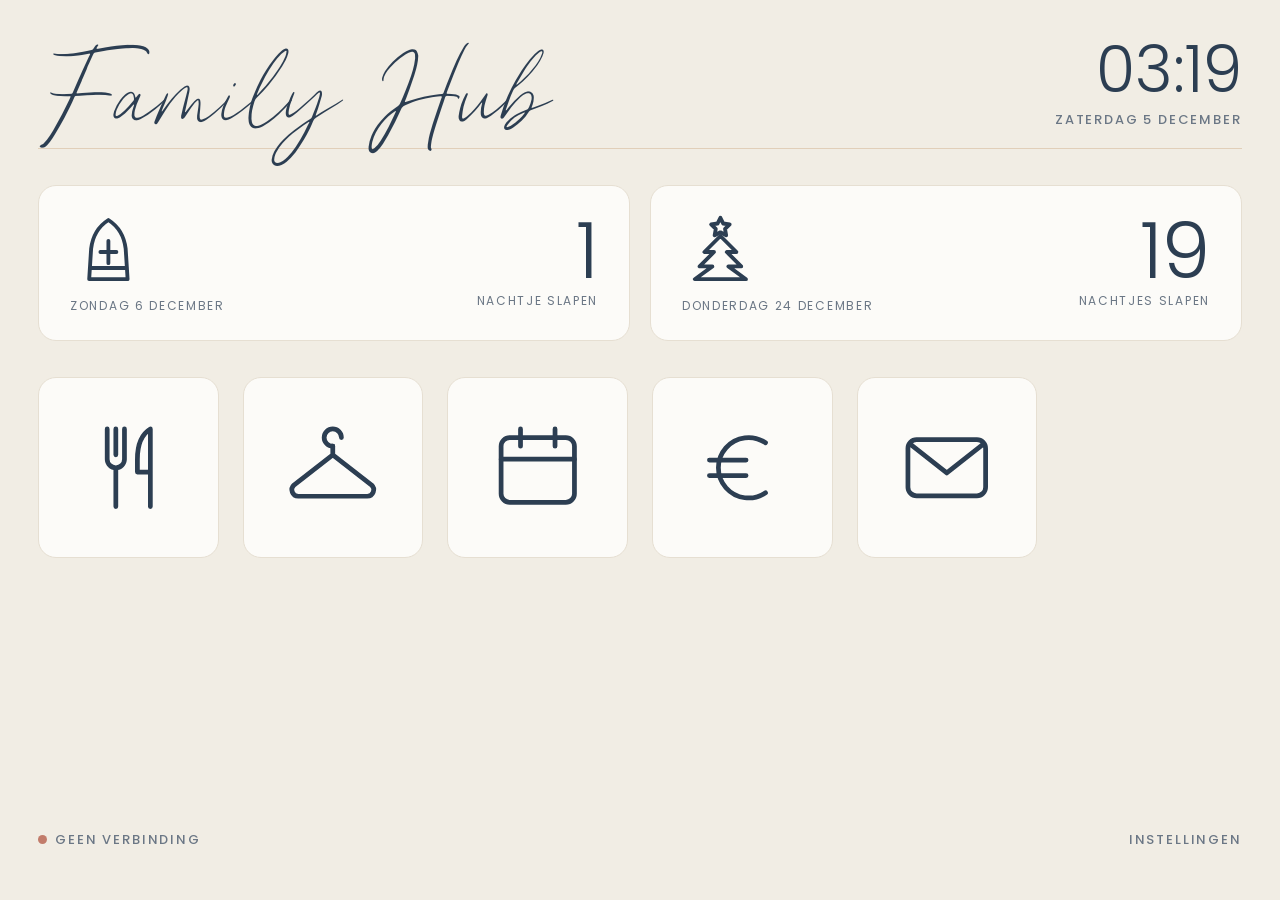
<file: index.html>
<!doctype html>
<html lang="nl">
<head>
<meta charset="utf-8">
<meta name="viewport" content="width=device-width, initial-scale=1, maximum-scale=1, user-scalable=no">
<title>Family Hub</title>
<link rel="stylesheet" href="shared/huisstijl.css">
<style>
  body {
    display: flex;
    flex-direction: column;
    min-height: 100vh;
    padding: var(--gutter);
    gap: clamp(20px, 4vh, 48px);
  }
  header {
    display: flex;
    align-items: flex-end;
    justify-content: space-between;
    gap: 24px;
    border-bottom: 1px solid var(--beige);
    padding-bottom: clamp(12px, 2vh, 24px);
  }
  .naam {
    font-family: var(--script);
    font-size: clamp(56px, 8vw, 104px);
    line-height: 0.9;
    font-weight: normal;
    margin: 0;
  }
  .klok { text-align: right; }
  .tijd {
    font-family: var(--sans);
    font-weight: 300;
    font-size: clamp(40px, 6vw, 76px);
    line-height: 1;
    font-variant-numeric: tabular-nums;
  }
  .datum { margin-top: 8px; }

  main {
    flex: 1;
    display: grid;
    grid-template-columns: repeat(auto-fill, minmax(clamp(130px, 18vw, 240px), 1fr));
    gap: clamp(14px, 2vw, 24px);
    align-content: start;
  }
  .tegel {
    position: relative;
    background: var(--wit);
    border: 1px solid var(--lijn);
    border-radius: var(--radius);
    aspect-ratio: 1 / 1;
    display: flex;
    align-items: center;
    justify-content: center;
    color: inherit;
    text-decoration: none;
    overflow: hidden;
  }
  a.tegel:active { background: var(--room); }
  .tegel svg { width: 58%; height: 58%; stroke: var(--navy); fill: none; stroke-width: 1.1; stroke-linecap: round; stroke-linejoin: round; }
  .tegel.later { opacity: 0.5; }
  .tegel .tlabel { position: absolute; left: 10px; right: 10px; bottom: clamp(12px, 1.6vw, 22px); text-align: center; font-family: var(--sans); font-size: clamp(11px, 0.9vw, 14px); letter-spacing: .12em; text-transform: uppercase; color: var(--zacht); }
  .tegel.met-label svg { width: 50%; height: 50%; margin-bottom: 10%; }
  .tegel .teller { position: absolute; top: clamp(10px, 1.2vw, 18px); right: clamp(10px, 1.2vw, 18px); min-width: clamp(30px, 2.6vw, 40px); height: clamp(30px, 2.6vw, 40px); padding: 0 8px; border-radius: 999px; background: var(--navy); color: var(--wit); font-family: var(--sans); font-weight: 500; font-size: clamp(14px, 1.2vw, 18px); display: grid; place-items: center; font-variant-numeric: tabular-nums; }
  .tegel .teller[hidden] { display: none; }
  button.tegel { font: inherit; cursor: pointer; padding: 0; }
  button.tegel:active { background: var(--room); }
  .groepkop { display: flex; align-items: center; gap: 18px; margin-bottom: calc(-1 * clamp(8px, 2vh, 24px)); }
  .groepkop h2 { font-family: var(--serif); font-weight: normal; font-size: clamp(28px, 3vw, 40px); margin: 0; }
  .groepkop[hidden] { display: none; }
  .aftellen { display: grid; grid-template-columns: repeat(auto-fit, minmax(min(100%, 280px), 1fr)); gap: clamp(14px, 1.6vw, 24px); }
  .aftellen[hidden] { display: none; }
  .af { background: var(--wit); border: 1px solid var(--lijn); border-radius: var(--radius); padding: clamp(18px, 2vw, 28px) clamp(20px, 2.4vw, 34px); display: flex; align-items: center; justify-content: space-between; gap: 18px; }
  .af .wat svg { width: clamp(64px, 6vw, 92px); height: clamp(64px, 6vw, 92px); stroke: var(--navy); fill: none; stroke-width: 1.2; stroke-linecap: round; stroke-linejoin: round; display: block; }
  .af .wanneer { font-family: var(--sans); font-size: 12px; letter-spacing: .14em; text-transform: uppercase; color: var(--zacht); margin-top: 8px; }
  .af .teller { text-align: right; }
  .af .getal { font-family: var(--sans); font-weight: 300; font-size: clamp(54px, 6vw, 88px); line-height: .9; font-variant-numeric: tabular-nums; }
  .af .eenheid { font-family: var(--sans); font-size: 12px; letter-spacing: .14em; text-transform: uppercase; color: var(--zacht); margin-top: 6px; }

  footer { display: flex; justify-content: space-between; align-items: center; }
  footer a { color: inherit; text-decoration: none; padding: 12px 0; }

  @media (max-width: 560px) {
    header { flex-direction: column; align-items: flex-start; }
    .klok { text-align: left; }
  }

  /* Tablet in de keuken (Galaxy Tab A8, liggend): het scherm is minder hoog,
     dus kleinere tegels zodat alle apps op één rij passen. */
  @media (orientation: landscape) and (max-height: 900px) and (min-width: 700px) {
    main { grid-template-columns: repeat(auto-fill, minmax(clamp(120px, 14vw, 200px), 1fr)); }
    .naam { font-size: clamp(48px, 6.5vw, 88px); }
    .tijd { font-size: clamp(36px, 5vw, 64px); }
  }
</style>
</head>
<body>
  <header>
    <h1 class="naam">Family Hub</h1>
    <div class="klok">
      <div class="tijd" id="tijd">--:--</div>
      <div class="datum label" id="datum"></div>
    </div>
  </header>

  <div class="groepkop" id="groepkop" hidden><a class="knop" href="#">Terug</a><h2 id="groepnaam"></h2></div>
  <section class="aftellen" id="aftellen" aria-label="Aftellen"></section>
  <main id="tegels"></main>

  <footer>
    <span class="status label" id="status"><i></i><span></span></span>
    <a class="label" href="instellingen/">Instellingen</a>
  </footer>

<script src="shared/config.js"></script>
<script src="shared/hub-db.js"></script>
<script src="shared/kiosk.js"></script>
<script>
  // De apps op het startscherm. Een nieuwe app = één regel erbij.
  // Een tegel met "groep" opent eerst een map met de tegels erin.
  const APPS = [
    { titel: 'Voeding', id: 'voeding', icoon: 'bestek', groep: [
      { titel: "Mila's fruit", href: 'fruit/', icoon: 'appel', label: true },
      { titel: 'Voorraad & boodschappen', href: 'boodschappen/', icoon: 'tas', label: true },
      { titel: 'Weekmenu', href: 'weekmenu/', icoon: 'pot', label: true },
      { titel: 'Recepten', href: 'recepten/', icoon: 'boek', label: true },
    ] },
    { titel: 'Kleding', href: 'kleding/', icoon: 'hanger' },
    { titel: 'Gezinsagenda', href: 'agenda/', icoon: 'agenda' },
    { titel: 'Spaardoelen', href: 'spaardoelen/', icoon: 'euro' },
    { titel: 'Pakjes', href: 'pakjes/', icoon: 'enveloppe', teller: 'pakjes' },
  ];

  const ICONEN = {
    appel: '<path d="M12 7c-2-1.6-6-1.2-6.5 3-.4 3.4 1.6 9 4.5 9 1 0 1.3-.6 2-.6s1 .6 2 .6c2.9 0 4.9-5.6 4.5-9-.5-4.2-4.5-4.6-6.5-3Z"/><path d="M12 7c0-2 1-3.5 3-4"/>',
    hanger: '<path d="M12 7a2 2 0 1 1 2-2"/><path d="M12 7v2L3 16a1.5 1.5 0 0 0 1 2.6h16a1.5 1.5 0 0 0 1-2.6l-9-7"/>',
    tas: '<path d="M5 8h14l-1.2 11.2a1.5 1.5 0 0 1-1.5 1.3H7.7a1.5 1.5 0 0 1-1.5-1.3L5 8Z"/><path d="M9 10V6.5a3 3 0 0 1 6 0V10"/>',
    pot: '<path d="M4 10h16v6a4 4 0 0 1-4 4H8a4 4 0 0 1-4-4v-6Z"/><path d="M2 10h20M9 7c0-1 1-1.5 1-2.5M13 7c0-1 1-1.5 1-2.5"/>',
    boek: '<path d="M4 5a2 2 0 0 1 2-2h13v16H6a2 2 0 0 0-2 2V5Z"/><path d="M4 21a2 2 0 0 1 2-2h13v2H6M9 8h6M9 11h4"/>',
    bestek: '<path d="M7 3v7a2 2 0 0 0 2 2v9M11 3v7a2 2 0 0 1-2 2M9 3v6"/><path d="M17 21V3c-2 1.2-3 3.6-3 7v3h3"/>',
    euro: '<path d="M17.5 6.2a7 7 0 1 0 0 11.6"/><path d="M4.5 10.2h8.5M4.5 13.8h8.5"/>',
    enveloppe: '<rect x="3" y="5.5" width="18" height="13" rx="2"/><path d="m3.6 6.6 8.4 6.6 8.4-6.6"/>',
    agenda: '<rect x="3.5" y="5" width="17" height="15" rx="2"/><path d="M3.5 10h17M8 3v4M16 3v4"/>',
  };

  const wrap = document.getElementById('tegels');
  // Aftellen naar vaste dagen (maand 1-12). Na de dag schuift het door naar volgend jaar.
  const AFTELLEN = [
    { wat: 'Sinterklaas', maand: 12, dag: 6, icoon: 'mijter' },
    { wat: 'Kerstmis', maand: 12, dag: 24, icoon: 'boom' },
  ];
  const SYMBOLEN = {
    mijter: '<path d="M6 21h12l-.6-9.5C16.9 7.2 14.8 4.3 12 2.5 9.2 4.3 7.1 7.2 6.6 11.5L6 21Z"/><path d="M12 9v7M9.5 12.5h5M6.4 17.5h11.2"/>',
    boom: '<path d="M12 1.8l.9 1.8 2 .3-1.45 1.4.35 2L12 6.35l-1.8.95.35-2L9.1 3.9l2-.3.9-1.8Z"/><path d="M12 7.5 7 12.5h3L5.5 17h4L4 21h16l-5.5-4h4L14 12.5h3L12 7.5Z"/>',
  };
  function aftellen() {
    const host = document.getElementById('aftellen');
    host.hidden = !!location.hash.slice(1);
    const nu = new Date(), vandaag = new Date(nu.getFullYear(), nu.getMonth(), nu.getDate());
    host.innerHTML = '';
    AFTELLEN.map((a) => {
      let d = new Date(vandaag.getFullYear(), a.maand - 1, a.dag);
      if (d < vandaag) d = new Date(vandaag.getFullYear() + 1, a.maand - 1, a.dag);
      return Object.assign({ d, n: Math.round((d - vandaag) / 864e5) }, a);
    }).forEach((a) => {
      const el = document.createElement('div');
      el.className = 'af';
      el.innerHTML = '<div><div class="wat"></div><div class="wanneer"></div></div><div class="teller"><div class="getal"></div><div class="eenheid"></div></div>';
      el.querySelector('.wat').innerHTML = '<svg viewBox="0 0 24 24" aria-hidden="true">' + SYMBOLEN[a.icoon] + '</svg>';
      el.setAttribute('aria-label', a.wat);
      el.querySelector('.wanneer').textContent = a.d.toLocaleDateString('nl-BE', { weekday: 'long', day: 'numeric', month: 'long' });
      el.querySelector('.getal').textContent = a.n === 0 ? '🎉' : a.n;
      el.querySelector('.eenheid').textContent = a.n === 0 ? 'Vandaag!' : a.n === 1 ? 'nachtje slapen' : 'nachtjes slapen';
      host.appendChild(el);
    });
  }
  aftellen();
  window.addEventListener('hashchange', aftellen);
  setInterval(aftellen, 60000);

  function tegels() {
    const id = location.hash.slice(1);
    const groep = APPS.find((a) => a.groep && a.id === id);
    document.getElementById('groepkop').hidden = !groep;
    document.getElementById('groepnaam').textContent = groep ? groep.titel : '';
    wrap.innerHTML = '';
    (groep ? groep.groep : APPS).forEach((a) => {
      const el = document.createElement('a');
      el.className = 'tegel';
      el.href = a.groep ? '#' + a.id : a.href;
      el.setAttribute('aria-label', a.titel);
      el.innerHTML = '<svg viewBox="0 0 24 24" aria-hidden="true">' + ICONEN[a.icoon] + '</svg>';
      if (a.teller) { const t = document.createElement('span'); t.className = 'teller'; t.dataset.teller = a.teller; t.hidden = true; el.appendChild(t); }
      if (a.label) { const l = document.createElement('span'); l.className = 'tlabel'; l.textContent = a.titel; el.appendChild(l); el.classList.add('met-label'); }
      wrap.appendChild(el);
    });
  }
  tegels();
  window.addEventListener('hashchange', () => { tegels(); toonTellers(); });

  // Bolletje op de tegel Pakjes: hoeveel pakjes we nog verwachten (zonder wat we al als ontvangen aantikten).
  const tellers = {};
  function toonTellers() {
    document.querySelectorAll('[data-teller]').forEach((el) => {
      const n = tellers[el.dataset.teller] || 0;
      el.textContent = n; el.hidden = !n;
      el.parentElement.setAttribute('aria-label', el.parentElement.getAttribute('aria-label').replace(/ \(\d+\)$/, '') + (n ? ' (' + n + ')' : ''));
    });
  }
  async function telPakjes() {
    try {
      const [r, v] = await Promise.all([hubDb.rpc('pakjes', {}), hubDb.db.doc('pakjes/verborgen').get()]);
      const weg = (v.exists && v.data().ids) || {};
      tellers.pakjes = r.pakjes.filter((p) => !weg[p.id]).length;
      toonTellers();
    } catch (e) { /* Gmail nog niet gekoppeld of geen verbinding: geen bolletje */ }
  }
  telPakjes();
  setInterval(telPakjes, 15 * 60000);
  // Na 3 minuten niets aanraken terug naar het hoofdscherm.
  let rust;
  function wacht() { clearTimeout(rust); if (location.hash) rust = setTimeout(() => { location.hash = ''; }, 3 * 60000); }
  ['pointerdown', 'keydown'].forEach((t) => document.addEventListener(t, wacht));
  window.addEventListener('hashchange', wacht); wacht();

  // Klok
  const tijd = document.getElementById('tijd');
  const datum = document.getElementById('datum');
  function klok() {
    const nu = new Date();
    tijd.textContent = nu.toLocaleTimeString('nl-BE', { hour: '2-digit', minute: '2-digit' });
    datum.textContent = nu.toLocaleDateString('nl-BE', { weekday: 'long', day: 'numeric', month: 'long' });
  }
  klok();
  setInterval(klok, 10000);

  // Verbinding
  const STATUS = { ok: 'Verbonden', laden: 'Verbinden…', offline: 'Geen verbinding', sleutel: 'Sleutel klopt niet', proef: 'Proefmodus' };
  const st = document.getElementById('status');
  hubDb.onStatus((s) => { st.dataset.s = s; st.querySelector('span').textContent = STATUS[s] || s; });
  hubDb.ping().catch(() => {});
  setInterval(() => hubDb.ping().catch(() => {}), 60000);

  // 's Morgens een verse pagina (nieuwe versies van de hub worden zo vanzelf opgehaald).
  setInterval(() => { const n = new Date(); if (n.getHours() === 4 && n.getMinutes() === 0) location.reload(); }, 60000);
</script>
</body>
</html>
</file>
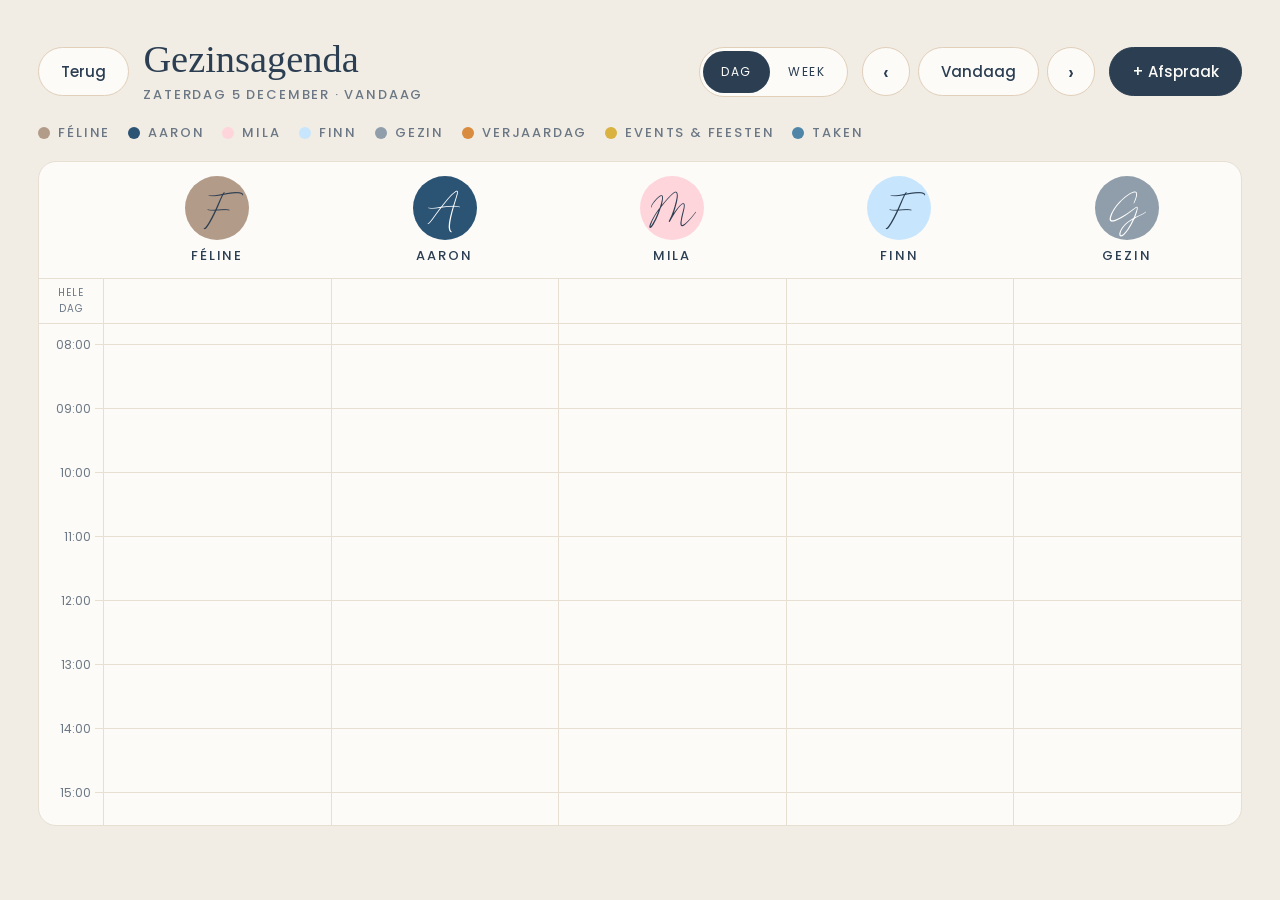
<file: agenda/index.html>
<!doctype html>
<html lang="nl">
<head>
<meta charset="utf-8">
<meta name="viewport" content="width=device-width, initial-scale=1, maximum-scale=1, user-scalable=no">
<title>Gezinsagenda</title>
<link rel="stylesheet" href="../shared/huisstijl.css">
<style>
  body { padding: var(--gutter); display: flex; flex-direction: column; height: 100vh; gap: 18px; }
  input, select { -webkit-user-select: text; user-select: text; }

  .balk { display: flex; align-items: center; gap: 14px; flex-wrap: wrap; }
  .titel { flex: 1; min-width: 200px; }
  .titel h1 { font-family: var(--serif); font-weight: normal; font-size: clamp(28px, 3vw, 40px); margin: 0; line-height: 1.1; }
  .titel .label { margin-top: 4px; }
  .nav { display: flex; gap: 8px; }
  .rond { width: 48px; padding: 0; justify-content: center; font-size: 20px; }

  .legende { display: flex; gap: 18px; flex-wrap: wrap; }
  .legende span { display: inline-flex; align-items: center; gap: 8px; }
  .legende i { width: 12px; height: 12px; border-radius: 50%; display: inline-block; }

  .week { flex: 1; min-height: 0; display: grid; grid-template-columns: repeat(7, minmax(0, 1fr)); gap: 12px; }
  .dag { background: var(--wit); border: 1px solid var(--lijn); border-radius: var(--radius); display: flex; flex-direction: column; min-height: 0; overflow: hidden; }
  .dag.vandaag { border: 2px solid var(--navy); }
  .dag.voorbij { opacity: .55; }
  .kop { padding: 14px 14px 10px; border-bottom: 1px solid var(--lijn); cursor: pointer; text-align: left; background: none; border-left: 0; border-right: 0; border-top: 0; color: inherit; font: inherit; display: flex; justify-content: space-between; align-items: flex-start; gap: 8px; }
  .kop:active { background: var(--room); }
  .kop .nr { font-family: var(--sans); font-weight: 300; font-size: 34px; line-height: 1; }
  .kop .plus { font-family: var(--sans); font-size: 22px; line-height: 1; opacity: .35; }
  .feest { font-family: var(--sans); font-size: 11px; color: var(--zacht); margin-top: 6px; }
  .lijst { flex: 1; overflow-y: auto; padding: 10px; display: flex; flex-direction: column; gap: 8px; }
  .leeg { font-family: var(--serif); font-size: 15px; color: var(--zacht); padding: 4px 4px; }

  .item { display: block; width: 100%; text-align: left; border: 0; cursor: pointer; color: var(--navy); font: inherit;
          background: var(--wit); border-radius: 10px; padding: 8px 10px 8px 14px; position: relative;
          box-shadow: inset 0 0 0 1px var(--lijn); }
  .item::before { content: ""; position: absolute; left: 0; top: 0; bottom: 0; width: 6px; border-radius: 10px 0 0 10px; background: var(--k); }
  .item.heel { background: var(--kz); box-shadow: none; }
  .item .soort { font-family: var(--sans); font-size: 10px; font-weight: 500; letter-spacing: .08em; text-transform: uppercase; color: var(--zacht); margin-right: 6px; }
  .item .uur { font-family: var(--sans); font-size: 12px; font-weight: 500; letter-spacing: .04em; color: var(--zacht); }
  .item .tt { font-family: var(--serif); font-size: 17px; line-height: 1.25; overflow-wrap: anywhere; }

  .melding { font-family: var(--sans); font-size: 13px; text-align: center; min-height: 18px; color: var(--zacht); }

  dialog { border: 0; border-radius: var(--radius); padding: 28px; background: var(--wit); color: var(--navy); width: min(560px, 92vw); }
  dialog::backdrop { background: rgba(44, 62, 82, .35); }
  dialog h2 { font-family: var(--serif); font-weight: normal; font-size: 30px; margin: 0 0 18px; }
  .veld { margin-bottom: 16px; }
  .veld .label { display: block; margin-bottom: 8px; }
  .veld input { font-family: var(--sans); font-size: 16px; color: var(--navy); width: 100%; min-height: 50px; padding: 0 14px; border: 1px solid var(--beige); border-radius: 12px; background: var(--wit); }
  .wie { display: flex; gap: 8px; flex-wrap: wrap; }
  .wie button { display: inline-flex; align-items: center; gap: 8px; }
  .wie button i { width: 14px; height: 14px; border-radius: 50%; display: inline-block; }
  .wie button[aria-pressed="true"] { border: 2px solid var(--navy); }
  .uren { display: grid; grid-template-columns: 1fr 1fr; gap: 12px; }
  .acties { display: flex; justify-content: flex-end; gap: 10px; margin-top: 22px; }
  .detail p { font-family: var(--serif); font-size: 19px; margin: 0 0 10px; }

  .wissel { display: flex; border: 1px solid var(--beige); border-radius: 999px; padding: 3px; background: var(--wit); }
  .wissel button { border: 0; background: transparent; color: var(--navy); font-family: var(--sans); font-size: 12px; letter-spacing: .14em; text-transform: uppercase; border-radius: 999px; min-height: 42px; padding: 0 18px; cursor: pointer; }
  .wissel button[aria-pressed="true"] { background: var(--navy); color: var(--wit); }

  /* Dagweergave: een kolom per persoon */
  .dagview { --g: 64px; flex: 1; min-height: 0; display: flex; flex-direction: column; background: var(--wit); border: 1px solid var(--lijn); border-radius: var(--radius); overflow: hidden; }
  .dv-rij { display: grid; grid-template-columns: var(--g) repeat(var(--n), minmax(0, 1fr)); }
  .dv-kop { border-bottom: 1px solid var(--lijn); padding: 14px 0 12px; }
  .persoon { display: flex; flex-direction: column; align-items: center; gap: 6px; }
  .avatar.foto { background-size: cover; background-position: center; color: transparent !important; }
  .avatar { width: 64px; height: 64px; border-radius: 50%; display: grid; place-items: center; font-family: var(--script); font-size: 30px; line-height: 1; padding-top: 4px; }
  .persoon .label { color: var(--navy); }
  .dv-heel { border-bottom: 1px solid var(--lijn); }
  .dv-heel > div { padding: 6px; display: flex; flex-direction: column; gap: 4px; border-left: 1px solid var(--lijn); min-height: 12px; }
  .dv-heel .gutter, .dv-kop .gutter { border-left: 0; font-family: var(--sans); font-size: 10px; letter-spacing: .1em; text-transform: uppercase; color: var(--zacht); display: flex; align-items: center; justify-content: center; text-align: center; }
  .chip { border: 0; border-radius: 8px; padding: 6px 8px; text-align: left; font-family: var(--sans); font-size: 13px; font-weight: 500; cursor: pointer; background: var(--k); color: var(--t); overflow: hidden; text-overflow: ellipsis; white-space: nowrap; }
  .dv-scroll { flex: 1; min-height: 0; overflow-y: auto; position: relative; }
  .dv-raster { position: relative; }
  .dv-uur { position: absolute; left: 0; right: 0; border-top: 1px solid var(--lijn); }
  .dv-uur span { position: absolute; left: 0; width: 56px; top: -9px; text-align: right; font-family: var(--sans); font-size: 12px; color: var(--zacht); background: var(--wit); padding-right: 4px; }
  .dv-uur:first-child span { top: 2px; }
  .dv-kol { position: absolute; top: 0; bottom: 0; border-left: 1px solid var(--lijn); cursor: pointer; }
  .blok { position: absolute; display: flex; flex-direction: column; justify-content: flex-start; border: 0; border-radius: 10px; padding: 6px 8px; text-align: left; cursor: pointer; overflow: hidden; background: var(--k); color: var(--t); box-shadow: 0 0 0 2px var(--wit); font: inherit; }
  .blok .tt { font-family: var(--sans); font-size: 14px; font-weight: 500; line-height: 1.2; overflow-wrap: break-word; hyphens: auto; }
  .blok .uur { font-family: var(--sans); font-size: 12px; opacity: .85; margin-top: 2px; }
  .wkdag .datumrond { width: 54px; height: 54px; border-radius: 50%; display: grid; place-items: center; font-family: var(--sans); font-weight: 300; font-size: 26px; color: var(--navy); }
  .wkdag.nu .datumrond { background: var(--navy); color: var(--wit); }
  .wkdag.voorbij { opacity: .5; }
  .wkdag .feestje { font-family: var(--sans); font-size: 10px; color: var(--zacht); text-align: center; padding: 0 4px; line-height: 1.2; }
  .wk-rijen { display: flex; flex-direction: column; }
  .wk-rij { border-bottom: 1px solid var(--lijn); flex: 1 0 92px; }
  .wk-rij:last-child { border-bottom: 0; }
  .wk-rij.nu { background: rgba(225, 207, 185, .22); }
  .wk-rij.voorbij .wk-dag, .wk-rij.voorbij .wk-cel { opacity: .55; }
  .wk-dag { display: flex; flex-direction: column; align-items: center; justify-content: center; gap: 2px; padding: 8px 2px; }
  .wk-dag .datumrond { width: 44px; height: 44px; border-radius: 50%; display: grid; place-items: center; font-family: var(--sans); font-weight: 300; font-size: 22px; color: var(--navy); }
  .wk-rij.nu .datumrond { background: var(--navy); color: var(--wit); }
  .wk-dag .feestje { font-family: var(--sans); font-size: 9px; color: var(--zacht); text-align: center; line-height: 1.2; }
  .wk-cel { border-left: 1px solid var(--lijn); padding: 6px; display: flex; flex-direction: column; gap: 5px; cursor: pointer; min-width: 0; }
  .wk-item { white-space: normal; display: flex; flex-direction: column; gap: 1px; padding: 6px 9px; }
  .wk-item .wk-uur { font-size: 11px; font-weight: 400; opacity: .85; }
  .wk-item .wk-tt { font-size: 13px; line-height: 1.25; overflow-wrap: break-word; hyphens: auto; }
  .dv-kol.vandaag { background: rgba(225, 207, 185, .18); }
  .nulijn { position: absolute; left: 60px; right: 0; height: 2px; background: #C9483B; z-index: 3; pointer-events: none; }
  .nulijn::before { content: attr(data-t); position: absolute; left: -58px; top: -10px; background: #C9483B; color: #fff; font-family: var(--sans); font-size: 11px; font-weight: 500; padding: 2px 6px; border-radius: 6px; }
  [hidden] { display: none !important; }

  @media (max-width: 900px) {
    body { height: auto; }
    .week { grid-template-columns: 1fr; }
    .dagview { flex: none; height: 80vh; }
    .dagview { --g: 44px; }
    .wk-dag .datumrond { width: 32px; height: 32px; font-size: 16px; } .wk-item { padding: 4px 5px; } .wk-item .wk-uur { display: none; } .wk-item .wk-tt { font-size: 11px; }
    .blok { padding: 4px; } .blok .tt { font-size: 12px; overflow-wrap: normal; } .blok .uur { display: none; }
    .dv-uur span { width: 40px; font-size: 11px; }
    .nulijn { left: 40px; } .nulijn::before { display: none; }
    .avatar { width: 36px; height: 36px; font-size: 20px; }
    .lijst { overflow: visible; }
  }
</style>
</head>
<body data-home="../" data-terug="10">
  <div class="balk">
    <a class="knop" href="../">Terug</a>
    <div class="titel">
      <h1>Gezinsagenda</h1>
      <div class="label" id="weeklabel"></div>
    </div>
    <div class="wissel" role="group" aria-label="Weergave">
      <button type="button" id="wDag" aria-pressed="true">Dag</button>
      <button type="button" id="wWeek" aria-pressed="false">Week</button>
    </div>
    <div class="nav">
      <button class="knop rond" id="vorige" aria-label="Vorige">‹</button>
      <button class="knop" id="nu">Vandaag</button>
      <button class="knop rond" id="volgende" aria-label="Volgende">›</button>
    </div>
    <button class="knop vol" id="nieuw">+ Afspraak</button>
  </div>

  <div class="legende label" id="legende"></div>
  <main class="week" id="week" hidden></main>
  <main class="dagview" id="dagview"></main>
  <div class="melding" id="melding"></div>

  <dialog id="dlgNieuw">
    <form method="dialog" id="formNieuw">
      <h2>Nieuwe afspraak</h2>
      <div class="veld"><span class="label">Voor wie</span><div class="wie" id="wie"></div></div>
      <div class="veld"><label class="label" for="fTitel">Wat</label><input id="fTitel" autocomplete="off" maxlength="200" required></div>
      <div class="veld"><label class="label" for="fDatum">Wanneer</label><input id="fDatum" type="date" required></div>
      <div class="veld">
        <div class="wie">
          <button type="button" class="knop" id="fHeel" aria-pressed="false">Hele dag</button>
        </div>
      </div>
      <div class="veld uren" id="fUren">
        <div><label class="label" for="fVan">Van</label><input id="fVan" type="time" value="09:00"></div>
        <div><label class="label" for="fTot">Tot</label><input id="fTot" type="time" value="10:00"></div>
      </div>
      <div class="veld"><label class="label" for="fWaar">Waar (mag leeg)</label><input id="fWaar" autocomplete="off" maxlength="200"></div>
      <div class="melding" id="fMelding"></div>
      <div class="acties">
        <button type="button" class="knop" id="fAnnuleer">Annuleren</button>
        <button type="submit" class="knop vol" id="fBewaar">Opslaan</button>
      </div>
    </form>
  </dialog>

  <dialog id="dlgDetail">
    <div class="detail">
      <div class="label" id="dWie"></div>
      <h2 id="dTitel"></h2>
      <p id="dWanneer"></p>
      <p id="dWaar"></p>
      <div class="acties"><button class="knop vol" id="dSluit">Sluiten</button></div>
    </div>
  </dialog>

<script src="../shared/config.js"></script>
<script src="../shared/hub-db.js"></script>
<script src="../shared/kiosk.js"></script>
<script>
  // Kleuren uit de familie-huisstijl.
  const MENSEN = {
    feline: { naam: 'Féline', kleur: '#B29B89' },
    aaron:  { naam: 'Aaron',  kleur: '#2B5374' },
    mila:   { naam: 'Mila',   kleur: '#FFD5DC' },
    finn:   { naam: 'Finn',   kleur: '#C7E6FD' },
    gezin:  { naam: 'Gezin',  kleur: '#8F9EAA' },
  };
  const CATEGORIE = { '6': '#D98B3F', '5': '#D9B23F' }; // mandarijn = verjaardag, banaan = events & feesten
  const DAGNAMEN = ['Maandag', 'Dinsdag', 'Woensdag', 'Donderdag', 'Vrijdag', 'Zaterdag', 'Zondag'];

  const $ = (id) => document.getElementById(id);
  const pad = (n) => String(n).padStart(2, '0');
  const iso = (d) => d.getFullYear() + '-' + pad(d.getMonth() + 1) + '-' + pad(d.getDate());
  const plusDagen = (d, n) => { const x = new Date(d); x.setDate(x.getDate() + n); return x; };
  function maandagVan(d) { const x = new Date(d.getFullYear(), d.getMonth(), d.getDate()); x.setDate(x.getDate() - ((x.getDay() + 6) % 7)); return x; }
  function tint(hex, a) { const n = parseInt(hex.slice(1), 16); return `rgba(${n >> 16},${(n >> 8) & 255},${n & 255},${a})`; }

  let maandag = maandagVan(new Date());
  let dagSel = new Date(); dagSel.setHours(12, 0, 0, 0);
  let modus = 'dag';
  try { modus = localStorage.getItem('hub.agenda.modus') || 'dag'; } catch (e) {}
  const KOLOMMEN = ['feline', 'aaron', 'mila', 'finn', 'gezin'];
  function tekstOp(hex) { const n = parseInt(hex.slice(1), 16); const l = (0.299 * (n >> 16) + 0.587 * ((n >> 8) & 255) + 0.114 * (n & 255)) / 255; return l > 0.62 ? '#2C3E52' : '#FFFFFF'; }
  // Foto's per persoon (ingesteld via Instellingen)
  let FOTOS = {};
  try { FOTOS = JSON.parse(localStorage.getItem('hub.personen') || '{}'); } catch (e) {}
  claude.use('db').then((db) => {
    if (!db) return;
    db.collection('personen').onSnapshot((snap) => {
      const n = {}; snap.docs.forEach((d) => { const f = (d.data() || {}).foto; if (typeof f === 'string' && f.startsWith('data:image/')) n[d.id] = f; });
      if (JSON.stringify(n) === JSON.stringify(FOTOS)) return;
      FOTOS = n; try { localStorage.setItem('hub.personen', JSON.stringify(n)); } catch (e) {}
      if (modus === 'dag') teken();
    }, () => {});
  });
  const minVan = (t) => +t.slice(11, 13) * 60 + +t.slice(14, 16);
  let events = [];
  let laadNr = 0;

  // Legende
  $('legende').innerHTML = Object.values(MENSEN).map((m) => `<span><i style="background:${m.kleur}"></i>${m.naam}</span>`).join('') +
    `<span><i style="background:${CATEGORIE['6']}"></i>Verjaardag</span><span><i style="background:${CATEGORIE['5']}"></i>Events &amp; feesten</span><span><i style="background:#4F86A8"></i>Taken</span>`;

  // Zelfde regels als de weekkaarten. Let op: in Féline's eigen agenda komt haar blauwe taakkleur door als colorId 5
  // (elders is 5 banaan = events & feesten).
  function soortVan(ev) {
    const t = (ev.titel || '').trim();
    if (ev.kleur === '6' || /^verjaardag/i.test(t)) return 'verjaardag';
    if (ev.kleur === '5') return ev.kal === 'feline' ? 'taak' : 'feest';
    if (ev.kleur === '10' || /^vrij$/i.test(t)) return 'vrij';
    if (ev.kleur === '7' || /^to ?do/i.test(t)) return 'taak';
    return 'afspraak';
  }
  const TAAKKLEUR = '#4F86A8'; // rustig blauw (pauw) voor taken
  const SOORTKLEUR = { verjaardag: CATEGORIE['6'], feest: CATEGORIE['5'], taak: TAAKKLEUR };
  const SOORTLABEL = { vrij: 'Vrij' };
  function kleurVan(ev) { return SOORTKLEUR[soortVan(ev)] || (MENSEN[ev.kal] || MENSEN.gezin).kleur; }

  function cacheSleutel() { return 'hub.agenda.' + iso(maandag); }

  async function laad() {
    const nr = ++laadNr;
    const van = iso(maandag), tot = iso(plusDagen(maandag, 7));
    try {
      const c = JSON.parse(localStorage.getItem(cacheSleutel()) || 'null');
      if (c) { events = c; teken(); }
    } catch (e) { /* geen cache */ }
    try {
      const res = await hubDb.rpc('agenda', { van, tot });
      if (nr !== laadNr) return; // ondertussen naar een andere week gegaan
      events = res.events || [];
      try { localStorage.setItem(cacheSleutel(), JSON.stringify(events)); } catch (e) {}
      $('melding').textContent = '';
      teken();
    } catch (e) {
      if (nr !== laadNr) return;
      $('melding').textContent = e.code === 'not_granted'
        ? 'De sleutel ontbreekt op dit scherm. Vul hem in bij Instellingen.'
        : 'De agenda is nu niet bereikbaar. Wat je ziet, kan verouderd zijn.';
      teken();
    }
  }

  function opDag(ev, dag) {
    if (ev.heleDag) return ev.start <= dag && dag < ev.einde;
    return ev.start.slice(0, 10) === dag;
  }

  function teken() {
    $('week').hidden = true;
    $('dagview').hidden = false;
    $('wDag').setAttribute('aria-pressed', modus === 'dag');
    $('wWeek').setAttribute('aria-pressed', modus === 'week');
    if (modus === 'dag') tekenDag(); else tekenWeek();
  }

  const UURHOOGTE = 64;
  let eersteKeer = true;
  // Een tijdsraster met kolommen: personen (dag) of dagen (week).
  function dagFilter(dag) {
    return (ev) => ev.heleDag ? opDag(ev, dag) : (ev.start.slice(0, 10) <= dag && ev.einde.slice(0, 10) >= dag && !(ev.einde.slice(0, 10) === dag && ev.einde.slice(11) === '00:00'));
  }
  function tekenRaster(kols) {
    const vandaag = iso(new Date()), v = $('dagview');
    const beginOp = (dag) => (ev) => ev.start.slice(0, 10) < dag ? 0 : minVan(ev.start);
    const eindeOp = (dag) => (ev) => ev.einde.slice(0, 10) > dag ? 1440 : Math.max(minVan(ev.einde), beginOp(dag)(ev) + 15);
    kols.forEach((k) => {
      k.items = events.filter((ev) => ev.kal !== 'feestdagen' && dagFilter(k.dag)(ev) && k.van(ev));
      k.begin = beginOp(k.dag); k.einde = eindeOp(k.dag);
    });
    let vanU = 7, totU = 22;
    kols.forEach((k) => k.items.filter((ev) => !ev.heleDag).forEach((ev) => { vanU = Math.min(vanU, Math.floor(k.begin(ev) / 60)); totU = Math.max(totU, Math.ceil(k.einde(ev) / 60)); }));
    totU = Math.min(totU, 24);

    v.style.setProperty('--n', kols.length);
    v.innerHTML = `<div class="dv-rij dv-kop"><div class="gutter"></div>${kols.map((k) => k.kop).join('')}</div>
      <div class="dv-rij dv-heel"><div class="gutter">Hele dag</div>${kols.map((k, i) => `<div data-heel="${i}"></div>`).join('')}</div>
      <div class="dv-scroll"><div class="dv-raster" style="height:${(totU - vanU) * UURHOOGTE + 8}px"></div></div>`;
    kols.forEach((k, i) => {
      const host = v.querySelector(`[data-heel="${i}"]`);
      k.items.filter((ev) => ev.heleDag).forEach((ev) => {
        const kl = kleurVan(ev), b = document.createElement('button');
        b.type = 'button'; b.className = 'chip';
        b.style.setProperty('--k', kl); b.style.setProperty('--t', tekstOp(kl));
        b.textContent = ev.titel || '(zonder titel)';
        b.onclick = () => toonDetail(ev);
        host.appendChild(b);
      });
    });

    const raster = v.querySelector('.dv-raster');
    for (let u = vanU; u <= totU; u++) {
      const l = document.createElement('div'); l.className = 'dv-uur'; l.style.top = ((u - vanU) * UURHOOGTE) + 'px';
      if (u < totU) l.innerHTML = `<span>${pad(u)}:00</span>`;
      raster.appendChild(l);
    }
    const breedte = `calc((100% - var(--g)) / ${kols.length})`;
    kols.forEach((k, i) => {
      const kol = document.createElement('div');
      kol.className = 'dv-kol' + (k.isDag && k.dag === vandaag ? ' vandaag' : '');
      kol.style.left = `calc(var(--g) + ${breedte} * ${i})`; kol.style.width = breedte;
      kol.onclick = (e) => {
        if (e.target !== kol) return;
        const u = Math.min(23, vanU + Math.floor(e.offsetY / UURHOOGTE));
        openNieuw(k.dag, k.wie, pad(u) + ':00', pad(Math.min(23, u + 1)) + ':00');
      };
      // Overlappende afspraken naast elkaar zetten
      const mijn = k.items.filter((ev) => !ev.heleDag).sort((a, b) => k.begin(a) - k.begin(b) || k.einde(b) - k.einde(a));
      const sporen = [], groepen = []; let groep = null, groepEinde = -1;
      mijn.forEach((ev) => {
        if (k.begin(ev) >= groepEinde) { groep = []; groepen.push(groep); sporen.length = 0; }
        let sp = sporen.findIndex((e) => e <= k.begin(ev)); if (sp < 0) { sp = sporen.length; sporen.push(0); }
        sporen[sp] = k.einde(ev); ev._spoor = sp; groep.push(ev); groepEinde = Math.max(groepEinde, k.einde(ev));
        groep.n = Math.max(groep.n || 0, sporen.length);
      });
      groepen.forEach((g) => g.forEach((ev) => {
        const kl = kleurVan(ev), b = document.createElement('button');
        b.type = 'button'; b.className = 'blok';
        const top = (k.begin(ev) - vanU * 60) / 60 * UURHOOGTE, h = (k.einde(ev) - k.begin(ev)) / 60 * UURHOOGTE;
        b.style.top = top + 2 + 'px'; b.style.height = Math.max(22, h - 4) + 'px';
        b.style.left = `calc(${100 / g.n * ev._spoor}% + 4px)`; b.style.width = `calc(${100 / g.n}% - 8px)`;
        b.style.setProperty('--k', kl); b.style.setProperty('--t', tekstOp(kl));
        b.innerHTML = '<div class="tt"></div>' + (h >= 44 ? '<div class="uur"></div>' : '');
        b.querySelector('.tt').textContent = ev.titel || '(zonder titel)';
        if (h >= 44) b.querySelector('.uur').textContent = ev.start.slice(11) + ' – ' + ev.einde.slice(11);
        b.onclick = () => toonDetail(ev);
        kol.appendChild(b);
      }));
      raster.appendChild(kol);
    });

    const scroll = v.querySelector('.dv-scroll');
    const metVandaag = kols.some((k) => k.dag === vandaag);
    const nu = new Date(), m = nu.getHours() * 60 + nu.getMinutes();
    if (metVandaag && m >= vanU * 60 && m <= totU * 60) {
      const lijn = document.createElement('div'); lijn.className = 'nulijn';
      lijn.style.top = ((m - vanU * 60) / 60 * UURHOOGTE) + 'px'; lijn.dataset.t = pad(nu.getHours()) + ':' + pad(nu.getMinutes());
      raster.appendChild(lijn);
      if (eersteKeer) scroll.scrollTop = Math.max(0, (m - vanU * 60) / 60 * UURHOOGTE - 120);
    } else if (eersteKeer) {
      const alle = kols.flatMap((k) => k.items.filter((ev) => !ev.heleDag).map(k.begin));
      const eerste = alle.length ? Math.min(...alle) : 8 * 60;
      scroll.scrollTop = Math.max(0, (eerste - vanU * 60) / 60 * UURHOOGTE - 20);
    }
    eersteKeer = false;
  }

  function tekenDag() {
    const dag = iso(dagSel), vandaag = iso(new Date());
    const feest = events.filter((ev) => ev.kal === 'feestdagen' && opDag(ev, dag)).map((ev) => ev.titel);
    let label = dagSel.toLocaleDateString('nl-BE', { weekday: 'long', day: 'numeric', month: 'long' });
    label = label.charAt(0).toUpperCase() + label.slice(1);
    $('weeklabel').textContent = label + (dag === vandaag ? ' · vandaag' : '') + (feest.length ? ' · ' + feest.join(' · ') : '');
    tekenRaster(KOLOMMEN.map((k) => {
      const m = MENSEN[k], f = FOTOS[k];
      return {
        dag, wie: k, van: (ev) => (MENSEN[ev.kal] ? ev.kal : 'gezin') === k,
        kop: `<div class="persoon"><div class="avatar${f ? ' foto' : ''}" style="background-color:${m.kleur};color:${tekstOp(m.kleur)};${f ? `background-image:url('${f}');box-shadow:0 0 0 3px ${m.kleur}` : ''}">${m.naam.charAt(0)}</div><div class="label">${m.naam}</div></div>`,
      };
    }));
  }

  // Week: een rij per dag, een kolom per persoon (zelfde kop als de dagweergave).
  function kopPersonen() {
    return KOLOMMEN.map((k) => {
      const m = MENSEN[k], f = FOTOS[k];
      return `<div class="persoon"><div class="avatar${f ? ' foto' : ''}" style="background-color:${m.kleur};color:${tekstOp(m.kleur)};${f ? `background-image:url('${f}');box-shadow:0 0 0 3px ${m.kleur}` : ''}">${m.naam.charAt(0)}</div><div class="label">${m.naam}</div></div>`;
    }).join('');
  }
  function tekenWeek() {
    const vandaag = iso(new Date()), zondag = plusDagen(maandag, 6);
    const fmt = (d, o) => d.toLocaleDateString('nl-BE', o);
    $('weeklabel').textContent = maandag.getMonth() === zondag.getMonth()
      ? `${maandag.getDate()} – ${fmt(zondag, { day: 'numeric', month: 'long' })}`
      : `${fmt(maandag, { day: 'numeric', month: 'long' })} – ${fmt(zondag, { day: 'numeric', month: 'long' })}`;
    const v = $('dagview');
    v.style.setProperty('--n', KOLOMMEN.length);
    v.innerHTML = `<div class="dv-rij dv-kop wk-kop"><div class="gutter"></div>${kopPersonen()}</div><div class="dv-scroll wk-rijen"></div>`;
    const host = v.querySelector('.wk-rijen');
    let vandaagRij = null;
    for (let i = 0; i < 7; i++) {
      const d = plusDagen(maandag, i), dag = iso(d);
      const vanDag = events.filter(dagFilter(dag));
      const feest = vanDag.filter((ev) => ev.kal === 'feestdagen').map((ev) => ev.titel).join(' · ');
      const rij = document.createElement('div');
      rij.className = 'dv-rij wk-rij' + (dag === vandaag ? ' nu' : '') + (dag < vandaag ? ' voorbij' : '');
      rij.innerHTML = `<div class="wk-dag"><div class="label">${DAGNAMEN[i].slice(0, 2)}</div><div class="datumrond">${d.getDate()}</div><div class="feestje"></div></div>` +
        KOLOMMEN.map((k) => `<div class="wk-cel" data-k="${k}"></div>`).join('');
      rij.querySelector('.feestje').textContent = feest;
      KOLOMMEN.forEach((k) => {
        const cel = rij.querySelector(`[data-k="${k}"]`);
        cel.onclick = (e) => { if (e.target === cel) openNieuw(dag, k); };
        vanDag.filter((ev) => ev.kal !== 'feestdagen' && (MENSEN[ev.kal] ? ev.kal : 'gezin') === k)
          .sort((a, b) => (b.heleDag - a.heleDag) || (a.heleDag ? 0 : a.start.localeCompare(b.start)) || a.titel.localeCompare(b.titel))
          .forEach((ev) => {
            const kl = kleurVan(ev), b = document.createElement('button');
            b.type = 'button'; b.className = 'chip wk-item';
            b.style.setProperty('--k', kl); b.style.setProperty('--t', tekstOp(kl));
            b.innerHTML = (ev.heleDag ? '' : '<span class="wk-uur"></span>') + '<span class="wk-tt"></span>';
            if (!ev.heleDag) b.querySelector('.wk-uur').textContent = (ev.start.slice(0, 10) < dag ? '00:00' : ev.start.slice(11)) + ' – ' + (ev.einde.slice(0, 10) > dag ? '24:00' : ev.einde.slice(11));
            b.querySelector('.wk-tt').textContent = ev.titel || '(zonder titel)';
            b.onclick = () => toonDetail(ev);
            cel.appendChild(b);
          });
      });
      if (dag === vandaag) vandaagRij = rij;
      host.appendChild(rij);
    }
    if (eersteKeer && vandaagRij) host.scrollTop = Math.max(0, vandaagRij.offsetTop - host.offsetTop - 8);
    eersteKeer = false;
  }

  // Detail
  function toonDetail(ev) {
    $('dWie').textContent = (MENSEN[ev.kal] || { naam: '' }).naam;
    $('dTitel').textContent = ev.titel || '(zonder titel)';
    const d = new Date(ev.start.slice(0, 10) + 'T12:00');
    let wanneer = d.toLocaleDateString('nl-BE', { weekday: 'long', day: 'numeric', month: 'long' });
    if (ev.heleDag) {
      const laatste = plusDagen(new Date(ev.einde + 'T12:00'), -1);
      if (iso(laatste) !== ev.start) wanneer += ' tot ' + laatste.toLocaleDateString('nl-BE', { weekday: 'long', day: 'numeric', month: 'long' });
      else wanneer += ', hele dag';
    } else {
      wanneer += ', ' + ev.start.slice(11) + ' – ' + ev.einde.slice(11);
    }
    $('dWanneer').textContent = wanneer;
    $('dWaar').textContent = ev.locatie || '';
    $('dlgDetail').showModal();
  }
  $('dSluit').onclick = () => $('dlgDetail').close();

  // Nieuwe afspraak
  let wie = 'gezin', heleDag = false;
  $('wie').innerHTML = Object.entries(MENSEN).map(([k, m]) =>
    `<button type="button" class="knop" data-wie="${k}" aria-pressed="false"><i style="background:${m.kleur}"></i>${m.naam}</button>`).join('');
  $('wie').onclick = (e) => {
    const b = e.target.closest('[data-wie]'); if (!b) return;
    wie = b.dataset.wie;
    $('wie').querySelectorAll('[data-wie]').forEach((x) => x.setAttribute('aria-pressed', x === b));
  };
  $('fHeel').onclick = () => {
    heleDag = !heleDag;
    $('fHeel').setAttribute('aria-pressed', heleDag);
    $('fUren').hidden = heleDag;
  };
  function openNieuw(dag, voorWie, van, tot) {
    $('formNieuw').reset();
    $('fDatum').value = dag || (iso(new Date()) >= iso(maandag) && iso(new Date()) < iso(plusDagen(maandag, 7)) ? iso(new Date()) : iso(maandag));
    $('fVan').value = van || '09:00'; $('fTot').value = tot || '10:00';
    heleDag = false; $('fHeel').setAttribute('aria-pressed', 'false'); $('fUren').hidden = false;
    wie = voorWie || 'gezin';
    $('wie').querySelectorAll('[data-wie]').forEach((x) => x.setAttribute('aria-pressed', x.dataset.wie === wie));
    $('fMelding').textContent = '';
    $('fBewaar').disabled = false;
    $('dlgNieuw').showModal();
    $('fTitel').focus();
  }
  $('nieuw').onclick = () => openNieuw(modus === 'dag' ? iso(dagSel) : undefined);
  $('fAnnuleer').onclick = () => $('dlgNieuw').close();
  $('formNieuw').onsubmit = async (e) => {
    e.preventDefault();
    const titel = $('fTitel').value.trim();
    if (!titel) { $('fMelding').textContent = 'Geef de afspraak een naam.'; return; }
    $('fBewaar').disabled = true;
    $('fMelding').textContent = 'Opslaan…';
    try {
      await hubDb.rpc('afspraak', {
        kal: wie, titel, datum: $('fDatum').value, heleDag,
        van: $('fVan').value, tot: $('fTot').value, locatie: $('fWaar').value.trim(),
      });
      $('dlgNieuw').close();
      dagSel = new Date($('fDatum').value + 'T12:00');
      maandag = maandagVan(dagSel);
      laad();
    } catch (err) {
      $('fBewaar').disabled = false;
      $('fMelding').textContent = err.code === 'not_granted'
        ? 'De sleutel ontbreekt op dit scherm.'
        : 'Opslaan lukte niet: ' + (err.message || 'probeer opnieuw');
    }
  };

  // Week wisselen
  function ga(n) {
    const oud = iso(maandag);
    if (modus === 'dag') { dagSel = plusDagen(dagSel, n); maandag = maandagVan(dagSel); }
    else { maandag = plusDagen(maandag, 7 * n); dagSel = new Date(maandag); dagSel.setHours(12, 0, 0, 0); }
    eersteKeer = true;
    if (iso(maandag) !== oud) { events = []; teken(); laad(); } else teken();
  }
  $('vorige').onclick = () => ga(-1);
  $('volgende').onclick = () => ga(1);
  $('nu').onclick = () => { dagSel = new Date(); dagSel.setHours(12, 0, 0, 0); maandag = maandagVan(dagSel); eersteKeer = true; laad(); };
  function zetModus(m) { modus = m; try { localStorage.setItem('hub.agenda.modus', m); } catch (e) {} eersteKeer = true; teken(); }
  $('wDag').onclick = () => zetModus('dag');
  $('wWeek').onclick = () => zetModus('week');
  // Nulijn elke minuut opschuiven
  setInterval(() => { if (modus === 'dag' && !document.querySelector('dialog[open]')) teken(); }, 60000);

  teken();
  laad();
  // Elke 5 minuten vernieuwen; om middernacht schuift "vandaag" mee.
  setInterval(() => {
    if (document.querySelector('dialog[open]')) return;
    const nuMaandag = maandagVan(new Date());
    if (iso(new Date()) === iso(nuMaandag) && new Date().getHours() === 0) maandag = nuMaandag;
    if (new Date().getHours() === 0 && new Date().getMinutes() < 5) { dagSel = new Date(); dagSel.setHours(12, 0, 0, 0); maandag = maandagVan(dagSel); }
    laad();
  }, 5 * 60000);
</script>
</body>
</html>
</file>
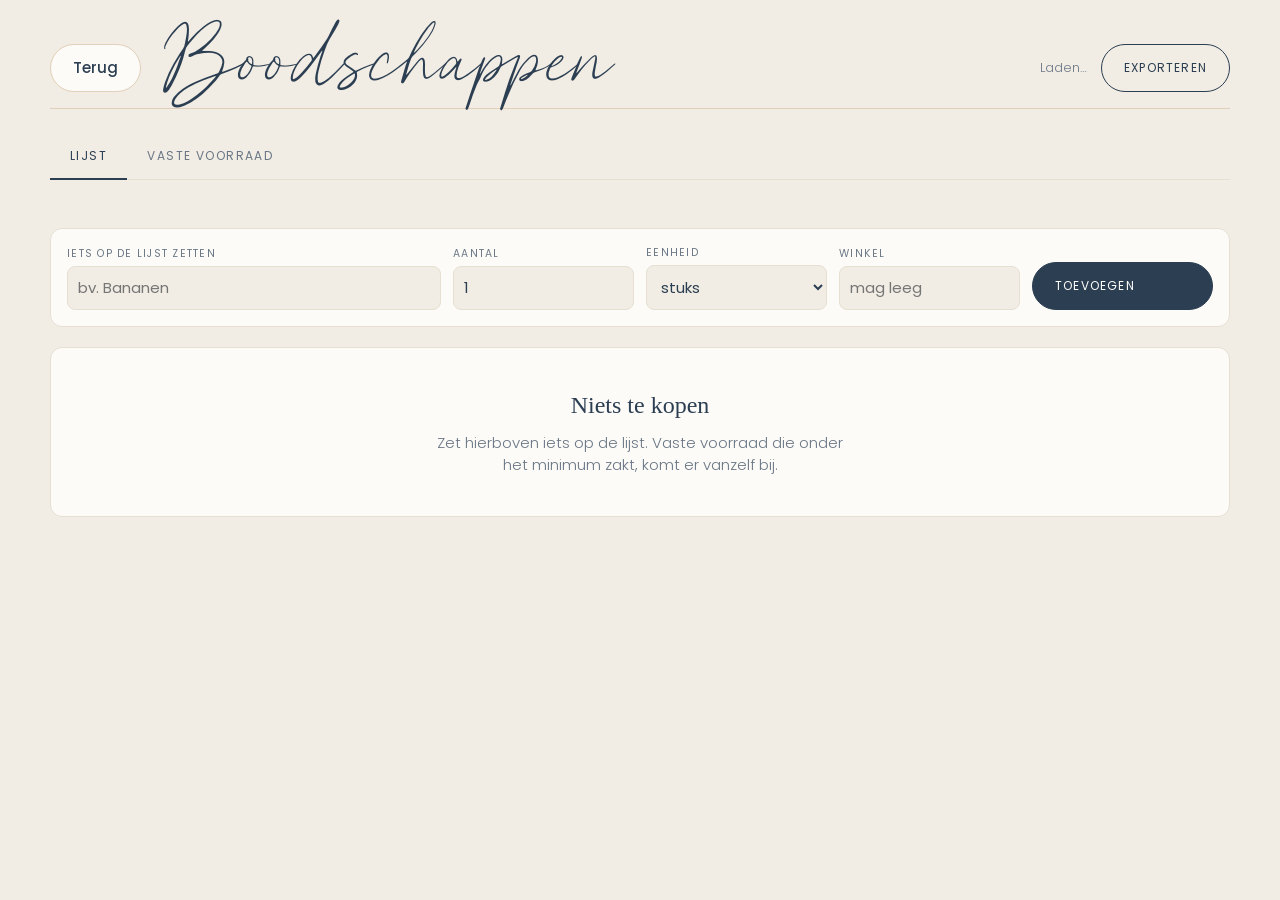
<file: boodschappen/index.html>
<!doctype html>
<html lang="nl">
<head>
<meta charset="utf-8">
<meta name="viewport" content="width=device-width, initial-scale=1, maximum-scale=1, user-scalable=no">
<title>Boodschappen</title>
<link rel="stylesheet" href="../shared/huisstijl.css">
<style>
/* Overgezet uit het artefact "Boodschappen Gezin". Kleuren en lettertypes komen uit shared/huisstijl.css. */
* { box-sizing: border-box; }
html, body { background: var(--room); color: var(--navy); margin: 0; }
body {
  font-family: var(--sans); font-weight: 300; font-size: 15px; line-height: 1.45;
  padding-left: max(16px, env(safe-area-inset-left, 0px));
  padding-right: max(16px, env(safe-area-inset-right, 0px));
  padding-block: 24px 56px;
}
input, select { -webkit-user-select: text; user-select: text; }
.wrap { max-width: 1180px; margin: 0 auto; display: flex; flex-direction: column; gap: 24px; }
button, input, select { font: inherit; color: inherit; }
button { cursor: pointer; }
:focus-visible { outline: 2px solid var(--navy); outline-offset: 2px; }

header { display: flex; flex-wrap: wrap; align-items: flex-end; justify-content: space-between; gap: 12px 24px; border-bottom: 1px solid var(--beige); padding-bottom: 16px; }
.links { display: flex; align-items: flex-end; gap: 20px; }
h1 { font-family: var(--script); font-weight: 400; font-size: clamp(44px, 9vw, 68px); line-height: 1; margin: 0; color: var(--navy); }
.rechts { display: flex; align-items: center; gap: 14px; flex-wrap: wrap; }
.bknop.stil { background: transparent; color: var(--navy); }
#exp { border: 0; border-radius: 16px; padding: 26px; background: var(--wit); color: var(--navy); width: min(560px, 92vw); }
#exp::backdrop { background: rgba(44, 62, 82, .35); }
#exp h2 { font-family: var(--serif); font-weight: 400; font-size: 26px; margin: 0 0 10px; }
#exp textarea { width: 100%; font: 14px/1.5 var(--sans); color: var(--navy); background: var(--room); border: 1px solid var(--lijn); border-radius: 8px; padding: 10px 12px; margin: 12px 0; resize: vertical; }
.expknoppen { display: flex; gap: 10px; flex-wrap: wrap; justify-content: flex-end; }
.teller { font-size: 13px; color: var(--zacht); font-variant-numeric: tabular-nums; }

nav { display: flex; gap: 0; border-bottom: 1px solid var(--lijn); }
nav a { padding: 14px 20px; font-size: 12px; letter-spacing: .12em; text-transform: uppercase; color: var(--zacht); text-decoration: none; font-weight: 400; border-bottom: 2px solid transparent; margin-bottom: -1px; }
nav a[aria-current="page"] { color: var(--navy); border-bottom-color: var(--navy); }

.status { font-size: 12px; color: var(--zacht); margin: 0; }
section[hidden] { display: none; }

/* Leeg */
.leeg { background: var(--wit); border: 1px solid var(--lijn); border-radius: 12px; padding: 40px 24px; text-align: center; display: flex; flex-direction: column; align-items: center; gap: 10px; }
.leeg h2 { font-family: var(--serif); font-weight: 400; font-size: 24px; margin: 0; }
.leeg p { margin: 0; color: var(--zacht); max-width: 46ch; }
.bknop { background: var(--navy); color: var(--wit); border: 1px solid var(--navy); border-radius: 999px; padding: 12px 22px; min-height: 48px; font-size: 12px; letter-spacing: .1em; text-transform: uppercase; font-weight: 400; text-decoration: none; display: inline-flex; align-items: center; }

/* Boodschappenlijst */
.winkels { display: grid; grid-template-columns: repeat(auto-fit, minmax(min(100%, 300px), 1fr)); gap: 20px; align-items: start; }
.winkel { background: var(--wit); border: 1px solid var(--lijn); border-radius: 12px; }
.winkel h2 { margin: 0; padding: 14px 16px 12px; font-family: var(--serif); font-weight: 400; font-size: 22px; border-bottom: 1px solid var(--beige); display: flex; justify-content: space-between; align-items: baseline; gap: 12px; }
.winkel h2 small { font-family: var(--sans); font-size: 11px; letter-spacing: .1em; text-transform: uppercase; color: var(--zacht); font-weight: 400; }
.regel { display: grid; grid-template-columns: 1fr auto auto; gap: 10px; align-items: center; padding: 11px 16px; border-bottom: 1px solid var(--lijn); }
.regel:last-child { border-bottom: 0; }
.regel .naam { min-width: 0; overflow-wrap: anywhere; font-weight: 400; }
.regel .cat { display: block; font-size: 11px; color: var(--zacht); font-weight: 300; }
.aantal { font-variant-numeric: tabular-nums; font-size: 14px; white-space: nowrap; }
.vink { width: 48px; height: 48px; border: 1px solid var(--navy); background: transparent; border-radius: 50%; display: grid; place-items: center; padding: 0; }
.vink svg { width: 20px; height: 20px; stroke: var(--navy); fill: none; stroke-width: 1.6; }
.vink:active { background: var(--beige); }

/* Vaak gekocht */
.tegels { display: grid; grid-template-columns: repeat(auto-fill, minmax(min(100%, 160px), 1fr)); gap: 12px; }
.tegel { position: relative; background: var(--wit); border: 1px solid var(--lijn); border-radius: 12px; padding: 14px 14px 12px; min-height: 112px; display: flex; flex-direction: column; justify-content: space-between; gap: 10px; text-align: left; width: 100%; }
.tegel:active { background: var(--beige); }
.tegel .naam { font-family: var(--serif); font-size: 18px; line-height: 1.15; overflow-wrap: anywhere; }
.tegel .winkelnaam { font-size: 11px; letter-spacing: .08em; text-transform: uppercase; color: var(--zacht); font-weight: 400; }
.tegel.aan { border-color: var(--navy); }
.tegelwrap { position: relative; }
.badge { position: absolute; top: 10px; right: 10px; min-width: 26px; height: 26px; padding: 0 7px; border-radius: 13px; background: var(--navy); color: var(--wit); font-size: 12px; font-weight: 500; display: grid; place-items: center; font-variant-numeric: tabular-nums; pointer-events: none; }
.min { position: absolute; bottom: 8px; right: 8px; width: 40px; height: 40px; border-radius: 50%; border: 1px solid var(--lijn); background: var(--wit); display: grid; place-items: center; padding: 0; font-size: 18px; line-height: 1; color: var(--navy); }
.hint { font-size: 12px; color: var(--zacht); margin: 0; }

/* Voorraad */
.nieuw { background: var(--wit); border: 1px solid var(--lijn); border-radius: 12px; padding: 16px; display: grid; grid-template-columns: repeat(auto-fit, minmax(min(100%, 150px), 1fr)); gap: 12px; align-items: end; }
.veld { display: flex; flex-direction: column; gap: 4px; min-width: 0; }
.veld label { font-size: 10.5px; letter-spacing: .12em; text-transform: uppercase; color: var(--zacht); font-weight: 400; }
input[type=text], input[type=number], select { background: var(--room); border: 1px solid var(--lijn); border-radius: 8px; padding: 10px; min-height: 44px; width: 100%; min-width: 0; font-weight: 400; }
input[type=number] { font-variant-numeric: tabular-nums; }
.vink-veld { display: flex; align-items: center; gap: 8px; font-size: 13px; padding-bottom: 12px; }
.vink-veld input { width: 22px; height: 22px; }
.tabelwrap { background: var(--wit); border: 1px solid var(--lijn); border-radius: 12px; overflow-x: auto; }
table { width: 100%; border-collapse: collapse; min-width: 860px; }
th { text-align: left; padding: 12px 10px; font-size: 10.5px; letter-spacing: .12em; text-transform: uppercase; color: var(--zacht); font-weight: 400; border-bottom: 1px solid var(--beige); white-space: nowrap; }
td { padding: 6px 8px; border-bottom: 1px solid var(--lijn); vertical-align: middle; }
tr:last-child td { border-bottom: 0; }
td input, td select { background: transparent; border-color: transparent; padding: 6px; }
td input:focus, td select:focus { background: var(--room); border-color: var(--lijn); }
td.getal input { width: 72px; text-align: center; }
td.koop { text-align: center; font-variant-numeric: tabular-nums; font-weight: 500; }
td.koop.nul { color: var(--lijn); font-weight: 300; }
.ster { background: transparent; border: 0; padding: 8px; font-size: 22px; line-height: 1; color: var(--lijn); }
.ster[aria-pressed="true"] { color: var(--navy); }
.weg { background: transparent; border: 0; padding: 10px; color: var(--zacht); font-size: 12px; }
tr.actie td { background: #F7F1E6; }
.tegel.vt { min-height: 150px; }
.tegel.vt.aan { border-color: #B4473B; }
.vtgetal { font-family: var(--sans); font-weight: 300; font-size: 34px; line-height: 1; font-variant-numeric: tabular-nums; }
.vtgetal small { font-size: 13px; color: var(--zacht); }
.vtknop { display: flex; gap: 8px; }
.pm { flex: 1; min-height: 44px; border-radius: 999px; border: 1px solid var(--lijn); background: var(--room); font-size: 22px; line-height: 1; color: var(--navy); }
.pm:active { background: var(--beige); }
h2.sub { font-family: var(--serif); font-weight: 400; font-size: 24px; margin: 32px 0 12px; }
.nieuw.snel .breed { grid-column: span 2; }
@media (max-width: 560px) { .nieuw.snel .breed { grid-column: auto; } }
</style>
</head>
<body data-home="../">
<div class="wrap">
  <header>
    <div class="links">
      <a class="knop" href="../#voeding">Terug</a>
      <h1>Boodschappen</h1>
    </div>
    <div class="rechts"><div class="teller" id="teller" aria-live="polite"></div><button type="button" class="bknop stil" id="exporteer" hidden>Exporteren</button></div>
  </header>

  <dialog id="exp">
    <h2>Boodschappenlijst exporteren</h2>
    <p class="hint">Deel de lijst naar <b>Notities</b> op je iPhone of iPad (of kopieer en plak hem in een notitie). Selecteer daar de producten en tik op de knop met het <b>vinkje</b> (☑) boven het toetsenbord: elke regel wordt een vakje om af te vinken.</p>
    <textarea id="expTekst" readonly rows="10"></textarea>
    <div class="expknoppen">
      <button type="button" class="bknop" id="expDeel" hidden>Delen…</button>
      <button type="button" class="bknop" id="expKopieer">Kopiëren</button>
      <button type="button" class="bknop stil" id="expSluit">Sluiten</button>
    </div>
    <p class="hint" id="expMelding" aria-live="polite"></p>
  </dialog>

  <nav aria-label="Weergave">
    <a href="#boodschappen" data-view="boodschappen">Lijst</a>
    <a href="#voorraad" data-view="voorraad">Vaste voorraad</a>
  </nav>

  <p class="status" id="status" hidden></p>

  <section id="v-boodschappen" hidden>
    <form class="nieuw snel" id="snel" autocomplete="off">
      <div class="veld breed"><label for="s-naam">Iets op de lijst zetten</label><input type="text" id="s-naam" required maxlength="80" list="productlijst" placeholder="bv. Bananen"></div>
      <div class="veld"><label for="s-aantal">Aantal</label><input type="number" id="s-aantal" min="0" step="any" value="1"></div>
      <div class="veld"><label for="s-eenheid">Eenheid</label><select id="s-eenheid"></select></div>
      <div class="veld"><label for="s-winkel">Winkel</label><input type="text" id="s-winkel" list="winkellijst" maxlength="40" placeholder="mag leeg"></div>
      <div class="veld"><button type="submit" class="bknop">Toevoegen</button></div>
    </form>
    <datalist id="productlijst"></datalist>
    <div id="lijst" style="margin-top:20px"></div>
  </section>

  <section id="v-voorraad" hidden>
    <p class="hint" style="margin-bottom:14px">Spullen die je altijd in huis wilt hebben en die niet bederven, zoals toiletpapier, wasmiddel of vaatwastabletten. Pas met − en + aan hoeveel je nog hebt. Zakt iets onder het minimum, dan komt het vanzelf op de lijst.</p>
    <div id="tegels"></div>
    <h2 class="sub">Vaste voorraad beheren</h2>
    <form class="nieuw" id="nieuw" autocomplete="off">
      <div class="veld"><label for="n-naam">Product</label><input type="text" id="n-naam" required maxlength="80" placeholder="Toiletpapier"></div>
      <div class="veld"><label for="n-cat">Categorie</label><select id="n-cat"></select></div>
      <div class="veld"><label for="n-eenheid">Eenheid</label><select id="n-eenheid"></select></div>
      <div class="veld"><label for="n-voorraad">In huis</label><input type="number" id="n-voorraad" min="0" step="any" value="0"></div>
      <div class="veld"><label for="n-min">Minimum</label><input type="number" id="n-min" min="0" step="any" value="1"></div>
      <div class="veld"><label for="n-winkel">Winkel</label><input type="text" id="n-winkel" list="winkellijst" maxlength="40" placeholder="Delhaize"></div>
      <div class="veld"><button type="submit" class="bknop">Toevoegen</button></div>
    </form>
    <datalist id="winkellijst"></datalist>
    <div id="tabel" style="margin-top:20px"></div>
  </section>
</div>

<script src="../shared/config.js"></script>
<script src="../shared/hub-db.js"></script>
<script src="../shared/kiosk.js"></script>
<script>
(function () {
  var CATEGORIEEN = ["Sport en gezondheid","Barbecue","Verse groenten en fruit","Vlees, vis en vegetarische producten","Zuivel, kaas en plantaardige alternatieven","Snel en smakelijk","Apero en voorgerechten","Bakkerij en banket","Zoete kruidenierswaren","Zoute kruidenierswaren","Diepvries","Bewuste voeding","Wijn & bubbels","Koude en warme dranken","Bieren, Alcohol & Alcoholvrij","Onderhoud en huishouden","Keuken, wonen en vrije tijd","Hygiëne en verzorging","Baby","Huisdieren"];
  var EENHEDEN = ["stuks","kg","g","L","ml","pak","fles","rol"];
  var GEEN_WINKEL = "Nog geen winkel";

  var db = null, producten = [], geladen = false;
  var wachtrij = {}; // per product één schrijfactie tegelijk

  function $(id) { return document.getElementById(id); }
  function esc(s) { var e = document.createElement('span'); e.textContent = s == null ? '' : String(s); return e.innerHTML.replace(/"/g, '&quot;'); }
  function getal(v) { var n = parseFloat(v); return isFinite(n) && n >= 0 ? n : 0; }
  function fmt(n) { return (Math.round(n * 100) / 100).toString().replace('.', ','); }
  function sorteer(a, b) { return a.naam.localeCompare(b.naam, 'nl'); }

  /* Twee soorten producten:
     - vaste voorraad (vast): altijd in huis, met een minimum. In huis telt mee, ook voor wat het weekmenu vraagt (nodig).
     - gewone boodschappen: staan op de lijst zolang ze nodig zijn (weekmenu) of manueel toegevoegd (lijst); gekocht = weg. */
  function vast(p) { return p.vast === true || (p.vast === undefined && getal(p.minimum) > 0); }
  function tekopen(p) {
    if (vast(p)) return Math.max(0, getal(p.minimum) + getal(p.nodig) - getal(p.voorraad)) + getal(p.lijst);
    return getal(p.nodig) + getal(p.lijst);
  }

  function zetStatus(t) { var s = $('status'); s.textContent = t || ''; s.hidden = !t; }

  /* ---------- schrijven ---------- */
  function schrijf(id, fn) {
    if (!db) return;
    var vorige = wachtrij[id] || Promise.resolve();
    wachtrij[id] = vorige.then(fn).catch(function () { zetStatus('Opslaan lukte niet. Probeer het zo nog eens.'); });
  }
  function bijwerken(id, data) { schrijf(id, function () { return db.doc('producten/' + id).update(data); }); }
  function wissen(id) { producten = producten.filter(function (x) { return x.id !== id; }); render(); schrijf(id, function () { return db.doc('producten/' + id).delete(); }); }
  function vind(id) { for (var i = 0; i < producten.length; i++) if (producten[i].id === id) return producten[i]; return null; }

  function gekocht(id) {
    var p = vind(id); if (!p) return;
    if (!vast(p)) { wissen(id); return; }
    var v = getal(p.voorraad) + tekopen(p);
    p.voorraad = v; p.lijst = 0; p.nodig = 0; render();
    bijwerken(id, { voorraad: v, lijst: 0, nodig: 0 });
  }
  function voorraadPlus(id, d) {
    var p = vind(id); if (!p) return;
    var v = Math.max(0, getal(p.voorraad) + d);
    p.voorraad = v; render();
    bijwerken(id, { voorraad: v });
  }

  /* ---------- weergave ---------- */
  var VINK = '<svg viewBox="0 0 20 20" aria-hidden="true"><path d="M4 10.5l4 4 8-9" stroke-linecap="round" stroke-linejoin="round"/></svg>';

  function renderLijst() {
    var open = producten.filter(function (p) { return tekopen(p) > 0; });
    var host = $('lijst');
    if (!open.length) {
      host.innerHTML = '<div class="leeg"><h2>Niets te kopen</h2><p>Zet hierboven iets op de lijst. Vaste voorraad die onder het minimum zakt, komt er vanzelf bij.</p></div>';
      return;
    }
    var groepen = {};
    open.forEach(function (p) { var w = (p.winkel || '').trim() || GEEN_WINKEL; (groepen[w] = groepen[w] || []).push(p); });
    var namen = Object.keys(groepen).sort(function (a, b) {
      if (a === GEEN_WINKEL) return 1; if (b === GEEN_WINKEL) return -1; return a.localeCompare(b, 'nl');
    });
    host.innerHTML = '<div class="winkels">' + namen.map(function (w) {
      var rijen = groepen[w].sort(function (a, b) { return (a.categorie || '').localeCompare(b.categorie || '', 'nl') || sorteer(a, b); });
      return '<article class="winkel"><h2>' + esc(w) + '<small>' + rijen.length + (rijen.length === 1 ? ' product' : ' producten') + '</small></h2>' +
        rijen.map(function (p) {
          var info = vast(p) ? 'Vaste voorraad · ' + fmt(getal(p.voorraad)) + ' in huis' : (p.categorie || '');
          return '<div class="regel"><span class="naam">' + esc(p.naam) + (info ? '<span class="cat">' + esc(info) + '</span>' : '') + '</span>' +
            '<span class="aantal">' + fmt(tekopen(p)) + ' ' + esc(p.eenheid || '') + '</span>' +
            '<button class="vink" data-gekocht="' + esc(p.id) + '" aria-label="' + esc(p.naam) + ' is gekocht" title="Gekocht">' + VINK + '</button></div>';
        }).join('') + '</article>';
    }).join('') + '</div>';
  }

  function renderTegels() {
    var vaste = producten.filter(vast).sort(function (a, b) { return (a.categorie || '').localeCompare(b.categorie || '', 'nl') || sorteer(a, b); });
    var host = $('tegels');
    if (!vaste.length) {
      host.className = '';
      host.innerHTML = '<div class="leeg"><h2>Nog geen vaste voorraad</h2><p>Voeg hieronder toe wat je altijd in huis wilt hebben, met het minimum.</p></div>';
      return;
    }
    host.className = 'tegels';
    host.innerHTML = vaste.map(function (p) {
      var onder = getal(p.voorraad) < getal(p.minimum);
      return '<div class="tegel vt' + (onder ? ' aan' : '') + '">' +
        '<span class="naam">' + esc(p.naam) + '</span>' +
        '<span class="vtgetal">' + fmt(getal(p.voorraad)) + ' <small>' + esc(p.eenheid || '') + '</small></span>' +
        '<span class="winkelnaam">' + (onder ? 'Op de lijst · ' : '') + 'min. ' + fmt(getal(p.minimum)) + '</span>' +
        '<span class="vtknop"><button class="pm" data-vmin="' + esc(p.id) + '" aria-label="Eén minder ' + esc(p.naam) + '">−</button><button class="pm" data-vplus="' + esc(p.id) + '" aria-label="Eén meer ' + esc(p.naam) + '">+</button></span>' +
        '</div>';
    }).join('');
  }

  function opties(lijst, huidig, leegTekst) {
    var h = leegTekst ? '<option value="">' + leegTekst + '</option>' : '';
    var heeft = !huidig || lijst.indexOf(huidig) > -1;
    if (!heeft) h += '<option selected>' + esc(huidig) + '</option>';
    return h + lijst.map(function (o) { return '<option' + (o === huidig ? ' selected' : '') + '>' + esc(o) + '</option>'; }).join('');
  }

  function renderTabel() {
    var host = $('tabel');
    var winkels = {};
    producten.forEach(function (p) { if ((p.winkel || '').trim()) winkels[p.winkel.trim()] = 1; });
    $('winkellijst').innerHTML = Object.keys(winkels).sort().map(function (w) { return '<option value="' + esc(w) + '">'; }).join('');
    $('productlijst').innerHTML = producten.slice().sort(sorteer).map(function (p) { return '<option value="' + esc(p.naam) + '">'; }).join('');
    var rijen = producten.filter(vast).sort(function (a, b) { return (a.categorie || '').localeCompare(b.categorie || '', 'nl') || sorteer(a, b); });
    if (!rijen.length) { host.innerHTML = ''; return; }
    host.innerHTML = '<div class="tabelwrap"><table><thead><tr><th>Product</th><th>Categorie</th><th>Eenheid</th><th>In huis</th><th>Minimum</th><th>Winkel</th><th>Te kopen</th><th></th></tr></thead><tbody>' +
      rijen.map(function (p) {
        var t = tekopen(p);
        return '<tr data-id="' + esc(p.id) + '"' + (t > 0 ? ' class="actie"' : '') + '>' +
          '<td><input type="text" data-veld="naam" value="' + esc(p.naam) + '" aria-label="Product" maxlength="80"></td>' +
          '<td><select data-veld="categorie" aria-label="Categorie">' + opties(CATEGORIEEN, p.categorie, 'Kies…') + '</select></td>' +
          '<td><select data-veld="eenheid" aria-label="Eenheid">' + opties(EENHEDEN, p.eenheid) + '</select></td>' +
          '<td class="getal"><input type="number" data-veld="voorraad" min="0" step="any" value="' + getal(p.voorraad) + '" aria-label="In huis"></td>' +
          '<td class="getal"><input type="number" data-veld="minimum" min="0" step="any" value="' + getal(p.minimum) + '" aria-label="Minimum"></td>' +
          '<td><input type="text" data-veld="winkel" list="winkellijst" value="' + esc(p.winkel || '') + '" aria-label="Winkel" maxlength="40"></td>' +
          '<td class="koop' + (t > 0 ? '' : ' nul') + '">' + (t > 0 ? fmt(t) : '–') + '</td>' +
          '<td><button class="weg" data-weg="' + esc(p.id) + '">Verwijder</button></td></tr>';
      }).join('') + '</tbody></table></div>';
  }

  var uitgesteld = false;
  function render() {
    var a = document.activeElement;
    if (a && $('tabel').contains(a) && /INPUT|SELECT/.test(a.tagName)) { uitgesteld = true; renderTeller(); renderLijst(); renderTegels(); return; }
    renderTeller(); renderLijst(); renderTegels(); renderTabel();
  }
  function renderTeller() {
    var n = producten.filter(function (p) { return tekopen(p) > 0; }).length;
    $('teller').textContent = geladen ? (n ? n + (n === 1 ? ' product' : ' producten') + ' te kopen' : 'Niets te kopen') : 'Laden…';
    $('exporteer').hidden = !n;
  }
  $('tabel').addEventListener('focusout', function () {
    setTimeout(function () { if (uitgesteld && !$('tabel').contains(document.activeElement)) { uitgesteld = false; render(); } }, 0);
  });

  /* ---------- exporteren (bv. naar Apple Notities) ---------- */
  function exportTekst() {
    var open = producten.filter(function (p) { return tekopen(p) > 0; });
    var winkels = {}; open.forEach(function (p) { winkels[(p.winkel || '').trim()] = 1; });
    var meerdere = Object.keys(winkels).filter(Boolean).length > 1;
    open.sort(function (a, b) {
      var wa = (a.winkel || '').trim(), wb = (b.winkel || '').trim();
      return (!wa - !wb) || wa.localeCompare(wb, 'nl') || (a.categorie || '').localeCompare(b.categorie || '', 'nl') || sorteer(a, b);
    });
    var d = new Date().toLocaleDateString('nl-BE', { day: 'numeric', month: 'long' });
    return 'Boodschappen ' + d + '\n' + open.map(function (p) {
      var w = (p.winkel || '').trim();
      return p.naam + ' – ' + fmt(tekopen(p)) + ' ' + (p.eenheid || '') + (meerdere && w ? ' · ' + w : '');
    }).join('\n');
  }
  $('exporteer').onclick = function () {
    $('expTekst').value = exportTekst();
    $('expDeel').hidden = !navigator.share;
    $('expMelding').textContent = '';
    $('exp').showModal();
  };
  $('expDeel').onclick = function () { navigator.share({ title: 'Boodschappen', text: $('expTekst').value }).catch(function () {}); };
  $('expKopieer').onclick = function () {
    var t = $('expTekst').value;
    var klaar = function () { $('expMelding').textContent = 'Gekopieerd. Plak de lijst in een nieuwe notitie.'; };
    if (navigator.clipboard && navigator.clipboard.writeText) navigator.clipboard.writeText(t).then(klaar, function () { $('expTekst').select(); document.execCommand('copy'); klaar(); });
    else { $('expTekst').select(); document.execCommand('copy'); klaar(); }
  };
  $('expSluit').onclick = function () { $('exp').close(); };

  /* ---------- gebeurtenissen ---------- */
  document.addEventListener('click', function (e) {
    var t = e.target.closest('button'); if (!t) return;
    if (t.dataset.gekocht) gekocht(t.dataset.gekocht);
    else if (t.dataset.vplus) voorraadPlus(t.dataset.vplus, 1);
    else if (t.dataset.vmin) voorraadPlus(t.dataset.vmin, -1);
    else if (t.dataset.weg) {
      if (t.dataset.sure === '1') wissen(t.dataset.weg);
      else { t.dataset.sure = '1'; t.textContent = 'Zeker?'; setTimeout(function () { if (t.isConnected) { t.dataset.sure = ''; t.textContent = 'Verwijder'; } }, 3000); }
    }
  });
  $('tabel').addEventListener('change', function (e) {
    var el = e.target, tr = el.closest('tr'); if (!tr || !el.dataset.veld) return;
    var p = vind(tr.dataset.id); if (!p) return;
    var v = el.dataset.veld, w = el.value;
    if (v === 'voorraad' || v === 'minimum') w = getal(w);
    else w = String(w).trim();
    if (v === 'naam' && !w) { el.value = p.naam; return; }
    p[v] = w;
    var d = {}; d[v] = w; bijwerken(p.id, d);
    uitgesteld = true; renderTeller(); renderLijst(); renderTegels();
  });
  // Iets manueel op de lijst zetten. Bestaat het product al, dan komt het aantal erbij.
  $('snel').addEventListener('submit', function (e) {
    e.preventDefault();
    if (!db) return;
    var naam = $('s-naam').value.trim(); if (!naam) return;
    var n = getal($('s-aantal').value) || 1;
    var p = producten.filter(function (x) { return x.naam.trim().toLowerCase() === naam.toLowerCase(); })[0];
    if (p) {
      var l = getal(p.lijst) + n, d = { lijst: l };
      if ($('s-winkel').value.trim()) d.winkel = $('s-winkel').value.trim();
      Object.assign(p, d); render(); bijwerken(p.id, d);
    } else {
      db.collection('producten').add({ naam: naam, categorie: '', eenheid: $('s-eenheid').value, voorraad: 0, minimum: 0, vast: false,
        winkel: $('s-winkel').value.trim(), nodig: 0, lijst: n }).catch(function () { zetStatus('Opslaan lukte niet. Probeer het zo nog eens.'); });
    }
    $('s-naam').value = ''; $('s-aantal').value = 1; $('s-naam').focus();
  });
  $('s-naam').addEventListener('change', function () {
    var p = producten.filter(function (x) { return x.naam.trim().toLowerCase() === $('s-naam').value.trim().toLowerCase(); })[0];
    if (p) { if (p.eenheid) $('s-eenheid').value = p.eenheid; if (p.winkel && !$('s-winkel').value) $('s-winkel').value = p.winkel; }
  });
  $('nieuw').addEventListener('submit', function (e) {
    e.preventDefault();
    if (!db) return;
    var naam = $('n-naam').value.trim(); if (!naam) return;
    var data = { categorie: $('n-cat').value, eenheid: $('n-eenheid').value,
      voorraad: getal($('n-voorraad').value), minimum: getal($('n-min').value), winkel: $('n-winkel').value.trim(), vast: true };
    var p = producten.filter(function (x) { return x.naam.trim().toLowerCase() === naam.toLowerCase(); })[0];
    if (p) { Object.assign(p, data); render(); bijwerken(p.id, data); }
    else db.collection('producten').add(Object.assign({ naam: naam, nodig: 0, lijst: 0 }, data)).catch(function () { zetStatus('Opslaan lukte niet. Probeer het zo nog eens.'); });
    $('n-naam').value = ''; $('n-voorraad').value = 0; $('n-naam').focus();
  });

  /* ---------- navigatie via de hash ---------- */
  var VIEWS = ['boodschappen', 'voorraad'];
  function toon() {
    var v = location.hash.replace('#', ''); if (VIEWS.indexOf(v) < 0) v = 'boodschappen';
    VIEWS.forEach(function (n) { $('v-' + n).hidden = n !== v; });
    document.querySelectorAll('nav a').forEach(function (a) { if (a.dataset.view === v) a.setAttribute('aria-current', 'page'); else a.removeAttribute('aria-current'); });
  }
  window.addEventListener('hashchange', toon);

  /* ---------- opstarten ---------- */
  $('n-cat').innerHTML = opties(CATEGORIEEN, 'Onderhoud en huishouden', 'Kies…');
  $('n-eenheid').innerHTML = opties(EENHEDEN, 'stuks');
  $('s-eenheid').innerHTML = opties(EENHEDEN, 'stuks');
  toon(); render();

  claude.use('db').then(function (d) {
    if (!d) { geladen = true; renderTeller(); zetStatus('De opslag is niet bereikbaar.'); return; }
    db = d;
    var timer = setTimeout(function () { zetStatus('De gegevens zijn nog niet bereikbaar. Wat je ziet is mogelijk niet actueel.'); }, 10000);
    db.collection('producten').onSnapshot(function (snap) {
      producten = snap.docs.map(function (s) { var x = Object.assign({}, s.data() || {}); x.id = s.id; x.naam = x.naam || 'Zonder naam'; return x; });
      geladen = true;
      if (!snap.metadata || !snap.metadata.fromCache) { clearTimeout(timer); zetStatus(''); }
      render();
    }, function () { clearTimeout(timer); geladen = true; renderTeller(); zetStatus('De gegevens konden niet geladen worden.'); });
  });
})();
</script>
</body>
</html>
</file>
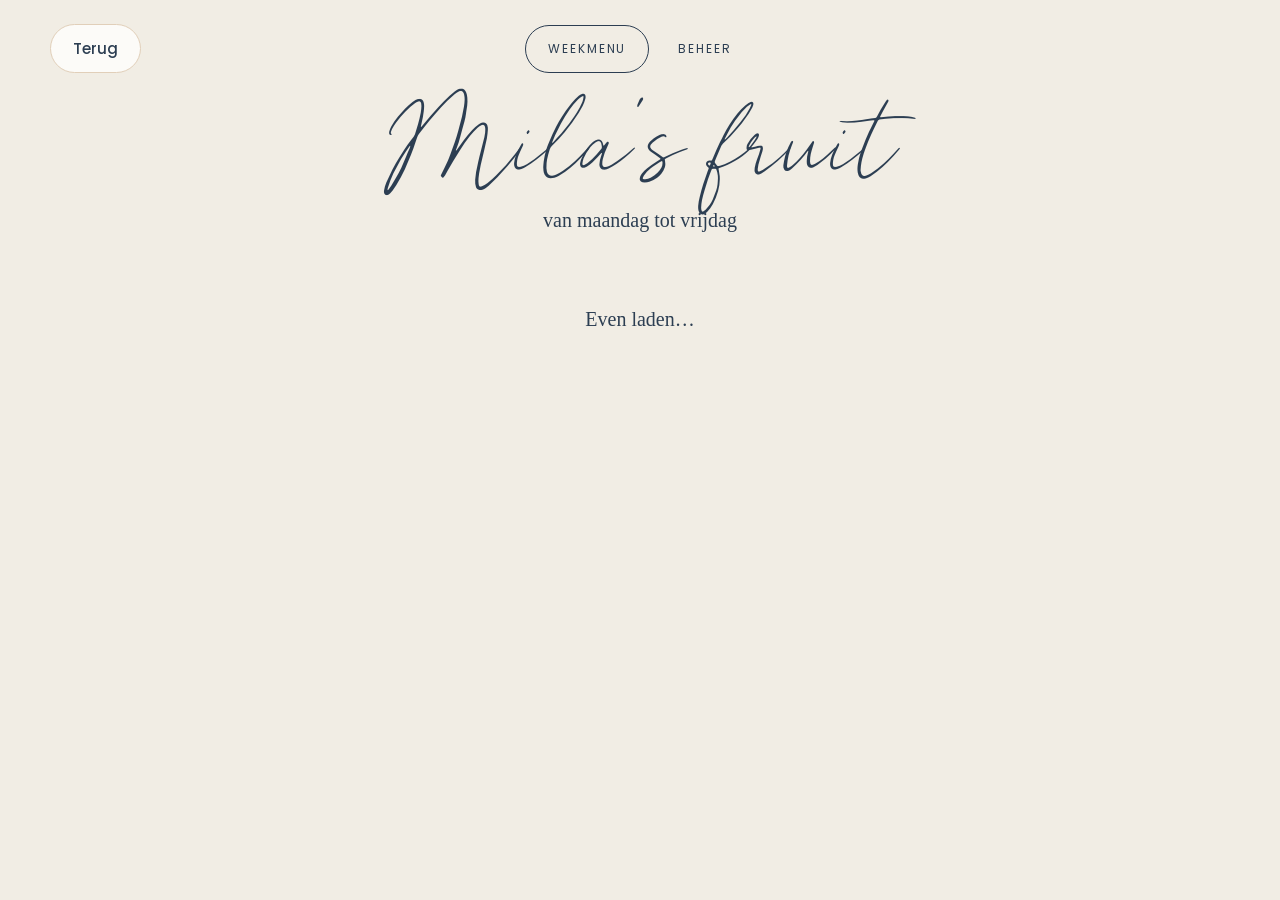
<file: fruit/index.html>
<!doctype html>
<html lang="nl">
<head>
<meta charset="utf-8">
<meta name="viewport" content="width=device-width, initial-scale=1, maximum-scale=1, user-scalable=no">
<title>Mila's fruitweek</title>
<link rel="stylesheet" href="../shared/huisstijl.css">
<style>
:root{ --roze:#FFD5DC; }
*{box-sizing:border-box}
html,body{margin:0;background:var(--room);color:var(--navy)}
body{font-family:var(--sans);padding:24px 16px 48px}
input{-webkit-user-select:text;user-select:text}
.wrap{max-width:1180px;margin:0 auto}
.balk{display:grid;grid-template-columns:1fr auto 1fr;align-items:center;gap:12px;margin-bottom:22px}
.balk .knop{justify-self:start}
nav{display:flex;justify-content:center;gap:6px}
nav button{font-family:var(--sans);font-size:12px;letter-spacing:.16em;text-transform:uppercase;background:transparent;color:var(--navy);border:1px solid transparent;border-radius:999px;padding:12px 22px;min-height:48px;cursor:pointer}
nav button[aria-selected="true"]{border-color:var(--navy)}
header{text-align:center;margin-bottom:28px}
h1{font-family:var(--script);font-weight:normal;font-size:clamp(56px,9vw,88px);margin:0;line-height:1.05}
.sub{font-family:var(--serif);font-size:20px;margin-top:22px}
.week{display:grid;grid-template-columns:repeat(5,1fr);gap:16px}
@media (max-width:900px){.week{grid-template-columns:repeat(3,1fr)}}
@media (max-width:560px){.week{grid-template-columns:1fr}}
.card{background:var(--wit);border:1px solid var(--beige);border-radius:22px;padding:22px 16px 18px;text-align:center;display:flex;flex-direction:column;align-items:center}
.card.vandaag{background:var(--roze);border-color:var(--roze)}
.dag{font-size:12px;letter-spacing:.18em;text-transform:uppercase;font-weight:500}
.vandaag .dag::after{content:" · vandaag"}
.icoon{font-size:96px;line-height:1;margin:18px 0 10px}
.naam{font-family:var(--serif);font-size:26px;margin-bottom:16px}
.prep{border-top:1px solid var(--beige);padding-top:12px;width:100%;display:flex;flex-direction:column;gap:6px}
.vandaag .prep{border-color:rgba(44,62,82,.18)}
.prep span{font-size:12px;display:flex;align-items:center;justify-content:center;gap:6px}
.legend{font-size:10px;letter-spacing:.16em;text-transform:uppercase;opacity:.65;margin-bottom:4px}
.btn{font-family:var(--sans);font-size:12px;letter-spacing:.14em;text-transform:uppercase;background:transparent;color:var(--navy);border:1px solid var(--navy);border-radius:999px;padding:11px 20px;min-height:48px;cursor:pointer}
.btn.vol{background:var(--navy);color:var(--wit)}
.msg{text-align:center;font-size:12px;margin-top:14px;min-height:18px}
.leeg{text-align:center;font-family:var(--serif);font-size:20px;padding:48px 0}

/* Beheer */
h2{font-family:var(--serif);font-weight:normal;font-size:28px;margin:0 0 6px}
.uitleg{font-size:13px;margin:0 0 18px;max-width:640px;line-height:1.55}
section.blok{background:var(--wit);border:1px solid var(--beige);border-radius:22px;padding:24px;margin-bottom:20px}
.lbl{font-size:10px;letter-spacing:.16em;text-transform:uppercase;font-weight:500;opacity:.7}
.items{display:grid;grid-template-columns:repeat(2,1fr);gap:14px}
@media (max-width:900px){.items{grid-template-columns:1fr}}
.fk{border:1px solid var(--beige);border-radius:18px;padding:16px 16px 12px;background:var(--wit)}
.fk-top{display:flex;align-items:center;gap:12px;margin-bottom:10px}
.fk-emoji{font-size:44px;line-height:1}
.fk-naam{font-family:var(--serif);font-size:24px;flex:1}
.fk.uit .fk-opties{opacity:.45}
.fk.uit .fk-emoji{filter:grayscale(1);opacity:.6}
.rij{display:flex;align-items:center;gap:10px;padding:6px 0;border-top:1px solid var(--room)}
.rij .lbl{width:78px;flex:none}
.opts{display:flex;gap:8px;flex-wrap:wrap}
.opt{width:54px;height:54px;border-radius:14px;border:2px solid transparent;background:var(--room);display:inline-flex;align-items:center;justify-content:center;cursor:pointer;padding:0;color:var(--navy);-webkit-tap-highlight-color:transparent}
.opt svg{width:34px;height:34px}
.opt[aria-pressed="true"]{background:var(--roze);border-color:var(--navy)}
.opt:disabled{cursor:default}
.frigo{display:inline-flex;align-items:center;gap:8px;border:2px solid var(--beige);background:var(--wit);border-radius:999px;padding:6px 14px 6px 8px;font-family:var(--sans);font-size:12px;color:var(--navy);cursor:pointer;min-height:48px}
.frigo svg{width:30px;height:30px}
.frigo[aria-pressed="true"]{background:var(--roze);border-color:var(--navy)}
.frigo.moetop[aria-pressed="true"]{background:var(--beige)}
.fk-top{flex-wrap:wrap}
.fk-voet{display:flex;justify-content:flex-end;margin-top:4px}
.del{background:none;border:none;color:var(--navy);opacity:.45;font-family:var(--sans);font-size:11px;cursor:pointer;padding:10px}
.del.zeker{opacity:1;color:#B4473B;font-weight:500}
.nieuw{display:flex;gap:10px;flex-wrap:wrap;margin-top:18px;align-items:center}
.nieuw input{font-family:var(--sans);font-size:14px;color:var(--navy);background:var(--wit);border:1px solid var(--beige);border-radius:8px;padding:9px 10px;min-height:48px}
.nieuw .e{width:60px;text-align:center;font-size:20px;padding:5px}
.soort{display:inline-flex;gap:6px}
.soort .opt{width:auto;height:48px;padding:0 14px;font-family:var(--sans);font-size:12px}
.dagen{display:flex;flex-direction:column;gap:4px}
.dagrij{display:flex;align-items:center;gap:10px;padding:8px 0;border-top:1px solid var(--room);flex-wrap:wrap}
.dagrij .lbl{width:96px;flex:none}
.tegel{min-width:54px;height:54px;border-radius:14px;border:2px solid transparent;background:var(--room);font-size:30px;cursor:pointer;display:inline-flex;align-items:center;justify-content:center;gap:4px;padding:0 8px;color:var(--navy)}
.tegel[aria-pressed="true"]{background:var(--roze);border-color:var(--navy)}
.prep span svg{width:20px;height:20px}
svg.eigen{width:1.15em;height:1em;display:inline-block;vertical-align:top;overflow:visible}
</style>
</head>
<body data-home="../">
<div class="wrap">
  <div class="balk">
    <a class="knop" href="../#voeding">Terug</a>
    <nav role="tablist">
      <button role="tab" id="tab-mila" aria-selected="true" onclick="toon('mila')">Weekmenu</button>
      <button role="tab" id="tab-beheer" aria-selected="false" onclick="toon('beheer')">Beheer</button>
    </nav>
    <span></span>
  </div>

  <div id="mila">
    <header>
      <h1>Mila's fruit</h1>
      <div class="sub">van maandag tot vrijdag</div>
    </header>
    <div class="week" id="week"></div>
  </div>

  <div id="beheer" hidden>
    <section class="blok">
      <h2>Wat ligt er in de frigo?</h2>
      <p class="uitleg">Tik op de <b>frigo</b> bij wat er deze week is. Kies met de smileys hoe graag ze het lust, en met de tekeningen hoe het klaargemaakt wordt. Groen = favoriet (twee keer per week), geel = gewoon, rood = lust ze niet (komt niet op het menu). Wordt iets bijna slecht? Tik op de <b>zandloper</b>: dan komt het eerst op het menu.</p>
      <div class="items" id="items"></div>
      <div class="nieuw" id="nieuw">
        <input class="e" id="n-icoon" placeholder="🍉" aria-label="Icoon">
        <input id="n-naam" placeholder="Nieuw fruit of groente" aria-label="Naam">
        <span class="soort" id="n-soort" data-v="Fruit">
          <button class="opt" type="button" aria-pressed="true" data-s="Fruit">Fruit</button>
          <button class="opt" type="button" aria-pressed="false" data-s="Groente">Groente</button>
        </span>
        <button class="btn vol" onclick="nieuw()">Toevoegen</button>
      </div>
    </section>
    <section class="blok">
      <h2>Weekmenu aanpassen</h2>
      <p class="uitleg">✨ = het voorstel. Tik op een ander fruit om die dag zelf te kiezen.</p>
      <div class="dagen" id="dagen"></div>
    </section>
  </div>
  <div class="msg" id="msg"></div>
</div>

<script src="../shared/config.js"></script>
<script src="../shared/hub-db.js"></script>
<script src="../shared/kiosk.js"></script>
<script>
const DAGEN=["Maandag","Dinsdag","Woensdag","Donderdag","Vrijdag"];
const SNIJ=["heel","kleine stukjes","lange stukken","schijfjes","partjes"];
const NAVY="#2C3E52";
const I={
  favoriet:`<svg viewBox="0 0 40 40"><circle cx="20" cy="20" r="17" fill="#8CC79A" stroke="${NAVY}" stroke-width="2"/><circle cx="14" cy="16" r="2.2" fill="${NAVY}"/><circle cx="26" cy="16" r="2.2" fill="${NAVY}"/><path d="M12 23 Q20 31 28 23" fill="none" stroke="${NAVY}" stroke-width="2.4" stroke-linecap="round"/></svg>`,
  gewoon:`<svg viewBox="0 0 40 40"><circle cx="20" cy="20" r="17" fill="#F2D06B" stroke="${NAVY}" stroke-width="2"/><circle cx="14" cy="16" r="2.2" fill="${NAVY}"/><circle cx="26" cy="16" r="2.2" fill="${NAVY}"/><path d="M13 26 H27" fill="none" stroke="${NAVY}" stroke-width="2.4" stroke-linecap="round"/></svg>`,
  "lust niet":`<svg viewBox="0 0 40 40"><circle cx="20" cy="20" r="17" fill="#E8867C" stroke="${NAVY}" stroke-width="2"/><circle cx="14" cy="16" r="2.2" fill="${NAVY}"/><circle cx="26" cy="16" r="2.2" fill="${NAVY}"/><path d="M12 29 Q20 21 28 29" fill="none" stroke="${NAVY}" stroke-width="2.4" stroke-linecap="round"/></svg>`,
  metschil:`<svg viewBox="0 0 40 40"><circle cx="20" cy="22" r="14" fill="#F6E7C8" stroke="#C9483B" stroke-width="5"/><path d="M20 8 Q21 4 24 3" fill="none" stroke="${NAVY}" stroke-width="2" stroke-linecap="round"/></svg>`,
  geschild:`<svg viewBox="0 0 40 40"><circle cx="17" cy="22" r="12" fill="#F6E7C8" stroke="${NAVY}" stroke-width="1.6"/><path d="M29 10 q6 2 4 7 q-2 5 3 8" fill="none" stroke="#C9483B" stroke-width="4" stroke-linecap="round"/></svg>`,
  heel:`<svg viewBox="0 0 40 40"><circle cx="20" cy="20" r="15" fill="${NAVY}"/></svg>`,
  partjes:`<svg viewBox="0 0 40 40" fill="${NAVY}"><path d="M19 19 V4 A15 15 0 0 0 4 19 Z"/><path d="M21 19 H36 A15 15 0 0 0 21 4 Z"/><path d="M19 21 H4 A15 15 0 0 0 19 36 Z"/><path d="M21 21 V36 A15 15 0 0 0 36 21 Z"/></svg>`,
  "kleine stukjes":`<svg viewBox="0 0 40 40" fill="${NAVY}">${[6,16,26].flatMap(x=>[6,16,26].map(y=>`<rect x="${x}" y="${y}" width="8" height="8" rx="1.5"/>`)).join("")}</svg>`,
  "lange stukken":`<svg viewBox="0 0 40 40" fill="${NAVY}"><rect x="7" y="5" width="6" height="30" rx="3"/><rect x="17" y="5" width="6" height="30" rx="3"/><rect x="27" y="5" width="6" height="30" rx="3"/></svg>`,
  schijfjes:`<svg viewBox="0 0 40 40" fill="none" stroke="${NAVY}" stroke-width="2.4"><circle cx="11" cy="20" r="8"/><circle cx="20" cy="20" r="8" fill="#FCFBF8"/><circle cx="29" cy="20" r="8" fill="#FCFBF8"/><circle cx="29" cy="20" r="2.5" fill="${NAVY}" stroke="none"/></svg>`,
  vork:`<svg viewBox="0 0 40 40" fill="none" stroke="${NAVY}" stroke-width="2.6" stroke-linecap="round"><path d="M14 5 V14 M20 5 V14 M26 5 V14 M14 14 Q14 20 20 20 Q26 20 26 14 M20 20 V36"/></svg>`,
  geenvork:`<svg viewBox="0 0 40 40" fill="none" stroke-linecap="round"><path d="M14 5 V14 M20 5 V14 M26 5 V14 M14 14 Q14 20 20 20 Q26 20 26 14 M20 20 V36" stroke="${NAVY}" stroke-width="2.6"/><path d="M6 34 L34 6" stroke="#C9483B" stroke-width="3.4"/></svg>`,
  moetop:`<svg viewBox="0 0 40 40" fill="none" stroke="${NAVY}" stroke-width="2.2" stroke-linecap="round" stroke-linejoin="round"><path d="M11 4 H29 M11 36 H29" /><path d="M13 4 C13 13 27 15 27 20 C27 25 13 27 13 36" fill="#FCFBF8"/><path d="M27 4 C27 13 13 15 13 20 C13 25 27 27 27 36" fill="#FCFBF8"/><path d="M16 32 Q20 28 24 32 Z" fill="${NAVY}"/></svg>`,
  frigo:`<svg viewBox="0 0 40 40" fill="none" stroke="${NAVY}" stroke-width="2.2" stroke-linejoin="round"><rect x="9" y="3" width="22" height="34" rx="4" fill="#FCFBF8"/><path d="M9 15 H31 M13 8 V11 M13 19 V25"/></svg>`
};
/* Eigen icoontjes voor wat geen emoji heeft. Gebruik als icoon: "eigen:rozijnen". */
const EIGEN={
  rozijnen:`<svg class="eigen" viewBox="0 0 64 64" role="img" aria-label="rozijnen">
    <g stroke="#3A2230" stroke-width="1.2">
      <ellipse cx="22" cy="40" rx="11" ry="9" fill="#6B3E57" transform="rotate(-18 22 40)"/>
      <ellipse cx="42" cy="42" rx="11" ry="9" fill="#5A3349" transform="rotate(14 42 42)"/>
      <ellipse cx="32" cy="26" rx="11" ry="9" fill="#7A4864" transform="rotate(6 32 26)"/>
      <ellipse cx="16" cy="22" rx="8" ry="7" fill="#5A3349" transform="rotate(-30 16 22)"/>
      <ellipse cx="48" cy="24" rx="8" ry="7" fill="#6B3E57" transform="rotate(28 48 24)"/>
    </g>
    <g fill="none" stroke="#3A2230" stroke-width="1.3" stroke-linecap="round" opacity=".75">
      <path d="M16 38 q4 3 9 1"/><path d="M20 44 q5 1 8 -2"/>
      <path d="M37 40 q5 3 10 1"/><path d="M38 47 q4 1 7 -1"/>
      <path d="M26 24 q5 3 11 1"/><path d="M28 30 q4 1 8 -1"/>
      <path d="M12 22 q3 2 7 0"/><path d="M44 23 q3 2 7 0"/>
    </g>
    <g fill="#FCFBF8" opacity=".45"><ellipse cx="27" cy="22" rx="3" ry="1.6"/><ellipse cx="17" cy="36" rx="2.6" ry="1.4"/><ellipse cx="38" cy="38" rx="2.6" ry="1.4"/></g>
  </svg>`
};
function ico(f){
  const v=String(f?.icoon||"");
  if(v.startsWith("eigen:") && EIGEN[v.slice(6)]) return EIGEN[v.slice(6)];
  return esc(v)||"🍽️";
}
let fruit=[], keuze={}, db=null, magSchrijven=true, geladen=false;

function msg(t){ document.getElementById("msg").textContent=t||""; }
function esc(s){ return String(s??"").replace(/[&<>"]/g,c=>({"&":"&amp;","<":"&lt;",">":"&gt;",'"':"&quot;"}[c])); }

function toon(v){
  document.getElementById("mila").hidden = v!=="mila";
  document.getElementById("beheer").hidden = v!=="beheer";
  document.getElementById("tab-mila").setAttribute("aria-selected", v==="mila");
  document.getElementById("tab-beheer").setAttribute("aria-selected", v==="beheer");
}

/* Voorstel: eerst de favorieten, daarna de rest afgewisseld met de tweede ronde favorieten. */
function voorstel(){
  const sorted=[...fruit].sort((a,b)=>(a.volgorde??0)-(b.volgorde??0));
  const actief=sorted.filter(f=>f.frigo && f.lust!=="lust niet");
  // Wat bijna slecht wordt ("moet op") komt eerst, daarna de gewone volgorde.
  const eerst=actief.filter(f=>f.voorrang);
  const gewoon=actief.filter(f=>!f.voorrang);
  const fav=gewoon.filter(f=>f.lust==="favoriet"), rest=gewoon.filter(f=>f.lust!=="favoriet");
  const reeks=[...eerst,...fav];
  const n=Math.max(rest.length,fav.length);
  for(let i=0;i<n;i++){ if(rest[i]) reeks.push(rest[i]); if(fav[i]) reeks.push(fav[i]); }
  if(!reeks.length) return DAGEN.map(()=>null);
  return DAGEN.map((_,i)=>reeks[i%reeks.length]);
}
function menu(){
  const v=voorstel();
  return DAGEN.map((d,i)=>{ const k=keuze[d]; const f=k?fruit.find(x=>x.id===k):null; return f||v[i]; });
}

function renderMila(){
  const w=document.getElementById("week"); w.innerHTML="";
  if(!geladen){ w.innerHTML=`<div class="leeg" style="grid-column:1/-1">Even laden…</div>`; return; }
  const m=menu();
  if(m.every(x=>!x)){ w.innerHTML=`<div class="leeg" style="grid-column:1/-1">Nog niets in de frigo aangeduid. Ga naar Beheer.</div>`; return; }
  const today=["Zondag",...DAGEN,"Zaterdag"][new Date().getDay()];
  m.forEach((f,i)=>{
    const d=DAGEN[i], c=document.createElement("div");
    c.className="card"+(d===today?" vandaag":"");
    if(!f){ c.innerHTML=`<div class="dag">${d}</div><div class="icoon">·</div><div class="naam">—</div>`; w.appendChild(c); return; }
    c.innerHTML=`<div class="dag">${d}</div>
      <div class="icoon" aria-hidden="true">${ico(f)}</div>
      <div class="naam">${esc(f.naam)}</div>
      <div class="prep"><div class="legend">Klaarmaken</div>
        <span>${f.schil?I.geschild:I.metschil}${f.schil?"geschild":"met schil"}</span>
        <span>${I[f.snij]||I.heel}${esc(f.snij)||"—"}</span>
        <span>${f.vork?I.vork:I.geenvork}${f.vork?"met vorkje":"zonder vorkje"}</span>
      </div>`;
    w.appendChild(c);
  });
}

let teVerwijderen=null;
function opt(field,val,cur,svg,label,dis){
  return `<button class="opt" type="button" data-k="${field}" data-v="${esc(JSON.stringify(val))}" aria-pressed="${cur===val}" aria-label="${label}" title="${label}" ${dis}>${svg}</button>`;
}
function renderBeheer(){
  const box=document.getElementById("items");
  const sorted=[...fruit].sort((a,b)=>(a.volgorde??0)-(b.volgorde??0));
  const dis=magSchrijven?"":"disabled";
  box.innerHTML=sorted.map(f=>`<div class="fk${f.frigo?"":" uit"}" data-id="${esc(f.id)}">
    <div class="fk-top"><span class="fk-emoji" aria-hidden="true">${ico(f)}</span><span class="fk-naam">${esc(f.naam)}</span>
      <button class="frigo" type="button" data-k="frigo" data-v="${!f.frigo}" aria-pressed="${!!f.frigo}" ${dis}>${I.frigo}${f.frigo?"in de frigo":"niet in de frigo"}</button>
      ${f.frigo?`<button class="frigo moetop" type="button" data-k="voorrang" data-v="${!f.voorrang}" aria-pressed="${!!f.voorrang}" title="Wordt bijna slecht: komt eerst op het menu" ${dis}>${I.moetop}${f.voorrang?"moet eerst op":"moet op?"}</button>`:""}</div>
    <div class="fk-opties">
      <div class="rij"><span class="lbl">Lust ik het?</span><span class="opts">${["favoriet","gewoon","lust niet"].map(v=>opt("lust",v,f.lust,I[v],v,dis)).join("")}</span></div>
      <div class="rij"><span class="lbl">Schil</span><span class="opts">${opt("schil",true,!!f.schil,I.geschild,"geschild",dis)}${opt("schil",false,!!f.schil,I.metschil,"met schil",dis)}</span></div>
      <div class="rij"><span class="lbl">Snijden</span><span class="opts">${SNIJ.map(v=>opt("snij",v,f.snij,I[v],v,dis)).join("")}</span></div>
      <div class="rij"><span class="lbl">Vorkje</span><span class="opts">${opt("vork",true,!!f.vork,I.vork,"met vorkje",dis)}${opt("vork",false,!!f.vork,I.geenvork,"zonder vorkje",dis)}</span></div>
    </div>
    ${magSchrijven?`<div class="fk-voet"><button class="del${teVerwijderen===f.id?" zeker":""}" type="button" data-del>${teVerwijderen===f.id?"Tik nog eens om te verwijderen":"verwijderen"}</button></div>`:""}
  </div>`).join("");
  document.getElementById("nieuw").hidden=!magSchrijven;

  const v=voorstel(), dg=document.getElementById("dagen");
  const kies=sorted.filter(f=>f.frigo && f.lust!=="lust niet");
  dg.innerHTML=DAGEN.map((d,i)=>{
    const eigen=keuze[d] && fruit.some(x=>x.id===keuze[d]) ? keuze[d] : "";
    return `<div class="dagrij"><span class="lbl">${d}</span>
      <button class="tegel" type="button" data-dag="${d}" data-id="" aria-pressed="${!eigen}" aria-label="Voorstel" ${dis}>✨${v[i]?ico(v[i]):""}</button>
      ${kies.map(f=>`<button class="tegel" type="button" data-dag="${d}" data-id="${esc(f.id)}" aria-pressed="${eigen===f.id}" aria-label="${esc(f.naam)}" title="${esc(f.naam)}" ${dis}>${ico(f)}</button>`).join("")}
    </div>`;}).join("");
}
function render(){ renderMila(); renderBeheer(); }

async function bewaar(f){
  if(!db) return;
  const {id,...body}=f;
  try{ await db.collection("fruit").doc(id).set(body); msg(""); }
  catch(e){ msg(e.code==="not_granted" ? "Opslaan lukte niet: de sleutel ontbreekt op dit scherm (zie Instellingen)." : "Opslaan lukte niet, probeer opnieuw."); }
}
document.getElementById("items").addEventListener("click",e=>{
  const card=e.target.closest(".fk[data-id]"); if(!card) return;
  const f=fruit.find(x=>x.id===card.dataset.id); if(!f) return;
  if(e.target.closest("[data-del]")){
    if(teVerwijderen!==f.id){ teVerwijderen=f.id; render(); return; }
    teVerwijderen=null; fruit=fruit.filter(x=>x.id!==f.id); render();
    db?.collection("fruit").doc(f.id).delete().catch(()=>msg("Verwijderen lukte niet."));
    return;
  }
  const b=e.target.closest("[data-k]"); if(!b) return;
  const k=b.dataset.k, val=JSON.parse(b.dataset.v);
  if(f[k]===val) return;
  teVerwijderen=null;
  const n={...f,[k]:val}; if(k==="frigo" && !val) n.voorrang=false;
  fruit=fruit.map(x=>x.id===f.id?n:x); render(); bewaar(n);
});
document.getElementById("dagen").addEventListener("click",async e=>{
  const b=e.target.closest("[data-dag]"); if(!b) return;
  const d=b.dataset.dag; if((keuze[d]||"")===b.dataset.id) return;
  keuze={...keuze,[d]:b.dataset.id}; render();
  try{ await db?.doc("week/huidig").set({keuze}); }catch(err){ msg("Opslaan lukte niet."); }
});
document.getElementById("n-soort").addEventListener("click",e=>{
  const b=e.target.closest("[data-s]"); if(!b) return;
  const w=document.getElementById("n-soort"); w.dataset.v=b.dataset.s;
  w.querySelectorAll("[data-s]").forEach(x=>x.setAttribute("aria-pressed",x===b));
});
function nieuw(){
  const naam=document.getElementById("n-naam").value.trim(); if(!naam) return;
  const id=naam.toLowerCase().normalize("NFD").replace(/[^a-z0-9]+/g,"-").replace(/^-|-$/g,"")+"-"+Date.now().toString(36);
  const f={id,naam,icoon:document.getElementById("n-icoon").value.trim()||(/rozijn/i.test(naam)?"eigen:rozijnen":"🍽️"),soort:document.getElementById("n-soort").dataset.v,
    frigo:true,lust:"gewoon",schil:false,snij:"heel",vork:false,volgorde:Math.max(0,...fruit.map(x=>x.volgorde||0))+1};
  fruit=[...fruit,f]; render(); bewaar(f);
  document.getElementById("n-naam").value=""; document.getElementById("n-icoon").value="";
}

// Op het keukenscherm opent het altijd op het weekmenu.
toon("mila"); render();

(async()=>{
  db = await claude.use("db");
  if(!db){ geladen=true; render(); msg("De opslag is niet bereikbaar."); return; }
  const timer=setTimeout(()=>msg("Het menu is nog niet bereikbaar; misschien is de wifi weg."),10000);
  db.collection("fruit").onSnapshot(s=>{
    fruit=s.docs.map(d=>({id:d.id,...d.data()}));
    geladen=true; if(!s.metadata.fromCache){ clearTimeout(timer); msg(""); }
    render();
  },(e)=>{ clearTimeout(timer); geladen=true; render(); msg(e.code==="not_granted" ? "De sleutel ontbreekt op dit scherm. Vul hem in bij Instellingen." : "Het menu kon niet geladen worden."); });
  db.doc("week/huidig").onSnapshot(s=>{ keuze=(s.exists&&s.data().keuze)||{}; render(); },()=>{});
})();
</script>
</body>
</html>
</file>
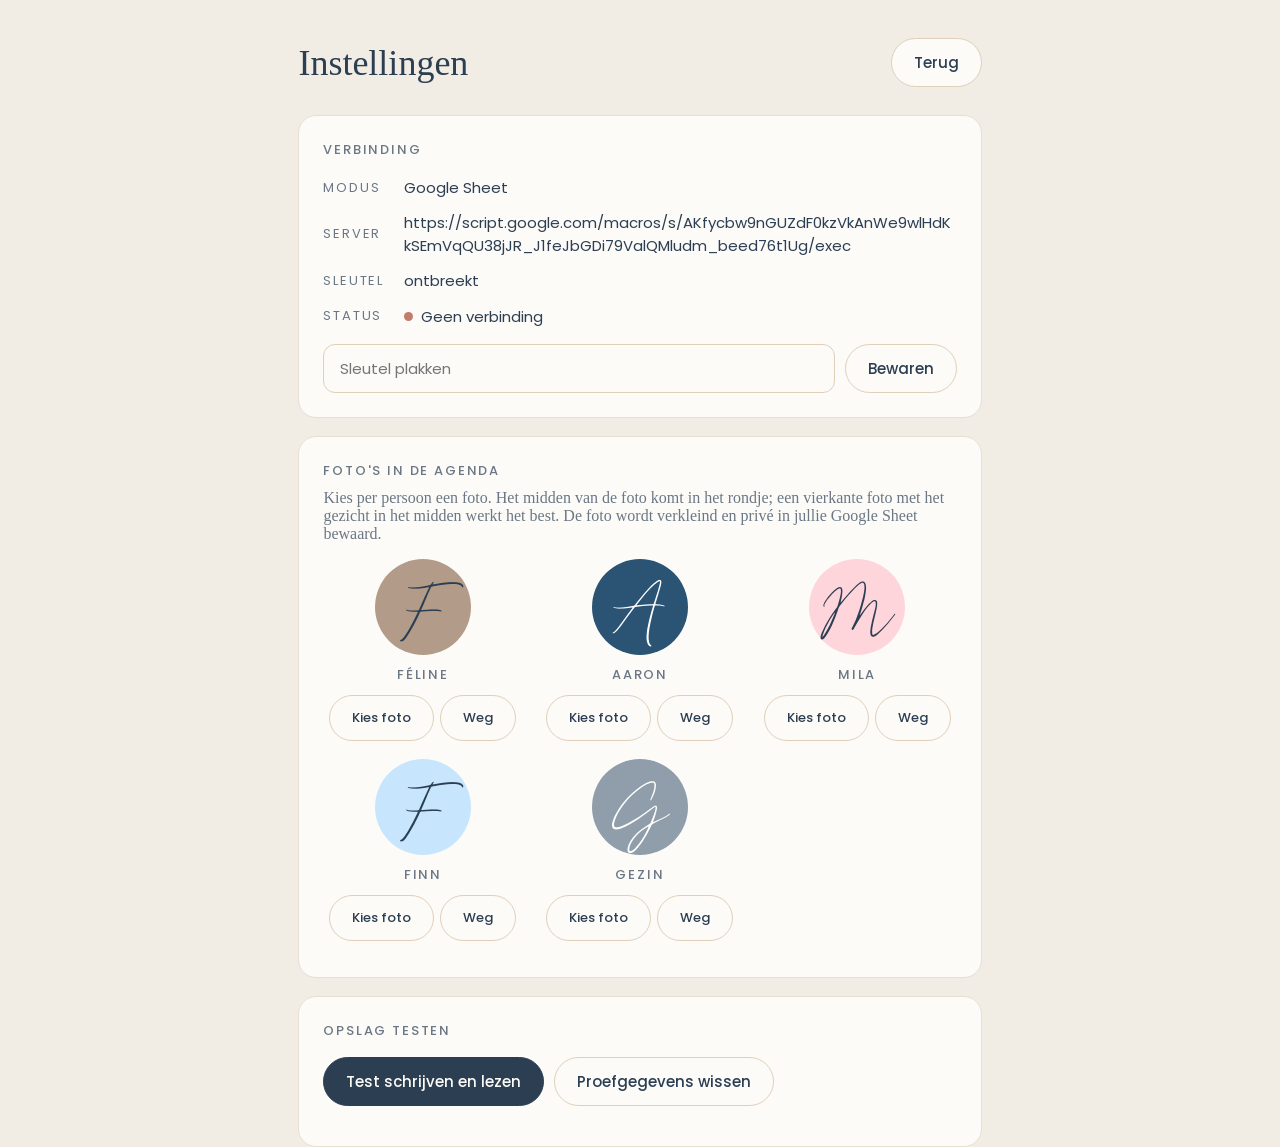
<file: instellingen/index.html>
<!doctype html>
<html lang="nl">
<head>
<meta charset="utf-8">
<meta name="viewport" content="width=device-width, initial-scale=1, maximum-scale=1, user-scalable=no">
<title>Instellingen</title>
<link rel="stylesheet" href="../shared/huisstijl.css">
<style>
  body { padding: var(--gutter); max-width: 760px; margin: 0 auto; }
  .kop { display: flex; justify-content: space-between; align-items: center; gap: 16px; margin-bottom: 28px; }
  h1 { font-family: var(--serif); font-weight: normal; font-size: 36px; margin: 0; }
  section { background: var(--wit); border: 1px solid var(--lijn); border-radius: var(--radius); padding: 24px; margin-bottom: 18px; }
  dl { display: grid; grid-template-columns: max-content 1fr; gap: 12px 20px; margin: 0; }
  dt { font-family: var(--sans); font-size: 13px; letter-spacing: .14em; text-transform: uppercase; color: var(--zacht); align-self: center; }
  dd { margin: 0; font-family: var(--sans); font-size: 15px; word-break: break-all; }
  .rij { display: flex; gap: 10px; flex-wrap: wrap; margin-top: 16px; }
  input {
    font-family: var(--sans); font-size: 15px; color: var(--navy);
    flex: 1; min-width: 200px; min-height: 48px; padding: 0 16px;
    border: 1px solid var(--beige); border-radius: 12px; background: var(--wit);
    -webkit-user-select: text; user-select: text;
  }
  #log { font-family: var(--sans); font-size: 14px; margin: 16px 0 0; padding: 0; list-style: none; }
  #log li { padding: 6px 0; border-top: 1px solid var(--lijn); }
  .personen { display: grid; grid-template-columns: repeat(auto-fill, minmax(150px, 1fr)); gap: 18px; margin-top: 16px; }
  .pers { display: flex; flex-direction: column; align-items: center; gap: 10px; }
  .pers .rond { width: 96px; height: 96px; border-radius: 50%; display: grid; place-items: center; font-family: var(--script); font-size: 48px; padding-top: 6px; background-size: cover; background-position: center; }
  .pers .rond.foto { padding-top: 0; color: transparent !important; }
  .pers .knoppen { display: flex; gap: 6px; flex-wrap: wrap; justify-content: center; }
  .pers .knop { min-height: 40px; font-size: 13px; }
  .pers input[type=file] { display: none; }
  .uitleg { font-family: var(--serif); font-size: 16px; margin: 8px 0 0; color: var(--zacht); }
  @media (max-width: 520px) { dl { grid-template-columns: 1fr; gap: 4px; } dd { margin-bottom: 10px; } }
</style>
</head>
<body data-home="../" data-terug="10">
  <div class="kop">
    <h1>Instellingen</h1>
    <a class="knop" href="../">Terug</a>
  </div>

  <section>
    <div class="label" style="margin-bottom:16px">Verbinding</div>
    <dl>
      <dt>Modus</dt><dd id="modus"></dd>
      <dt>Server</dt><dd id="server"></dd>
      <dt>Sleutel</dt><dd id="sleutel"></dd>
      <dt>Status</dt><dd><span class="status" id="status"><i></i><span></span></span></dd>
    </dl>
    <div class="rij">
      <input id="nieuweSleutel" type="password" placeholder="Sleutel plakken" autocomplete="off">
      <button class="knop" id="bewaar">Bewaren</button>
    </div>
  </section>

  <section>
    <div class="label">Foto's in de agenda</div>
    <p class="uitleg">Kies per persoon een foto. Het midden van de foto komt in het rondje; een vierkante foto met het gezicht in het midden werkt het best. De foto wordt verkleind en privé in jullie Google Sheet bewaard.</p>
    <div class="personen" id="personen"></div>
    <div class="melding" id="fotoMelding" style="margin-top:12px;font-family:var(--sans);font-size:13px;color:var(--zacht)"></div>
  </section>

  <section>
    <div class="label">Opslag testen</div>
    <div class="rij">
      <button class="knop vol" id="test">Test schrijven en lezen</button>
      <button class="knop" id="wis" hidden>Proefgegevens wissen</button>
    </div>
    <ul id="log"></ul>
  </section>

<script src="../shared/config.js"></script>
<script src="../shared/hub-db.js"></script>
<script src="../shared/kiosk.js"></script>
<script>
  // Foto's per persoon (collectie "personen", één document per persoon met een kleine jpeg als data-URL).
  (async () => {
    const MENSEN = { feline: ['Féline', '#B29B89'], aaron: ['Aaron', '#2B5374'], mila: ['Mila', '#FFD5DC'], finn: ['Finn', '#C7E6FD'], gezin: ['Gezin', '#8F9EAA'] };
    const tekstOp = (hex) => { const n = parseInt(hex.slice(1), 16); return (0.299 * (n >> 16) + 0.587 * ((n >> 8) & 255) + 0.114 * (n & 255)) / 255 > 0.62 ? '#2C3E52' : '#FFFFFF'; };
    const host = document.getElementById('personen'), meld = document.getElementById('fotoMelding');
    let fotos = {};
    host.innerHTML = Object.entries(MENSEN).map(([k, [naam, kl]]) => `<div class="pers" data-k="${k}">
      <div class="rond" style="background-color:${kl};color:${tekstOp(kl)}">${naam.charAt(0)}</div>
      <div class="label">${naam}</div>
      <div class="knoppen"><label class="knop">Kies foto<input type="file" accept="image/*"></label><button class="knop" data-weg hidden>Weg</button></div></div>`).join('');
    function toon() {
      host.querySelectorAll('.pers').forEach((el) => {
        const f = fotos[el.dataset.k], r = el.querySelector('.rond');
        r.classList.toggle('foto', !!f); r.style.backgroundImage = f ? `url("${f}")` : '';
        el.querySelector('[data-weg]').hidden = !f;
      });
    }
    function verklein(file) {
      return new Promise((ok, fout) => {
        const url = URL.createObjectURL(file), img = new Image();
        img.onload = () => {
          const z = 240, c = document.createElement('canvas'); c.width = c.height = z;
          const s = Math.min(img.naturalWidth, img.naturalHeight);
          c.getContext('2d').drawImage(img, (img.naturalWidth - s) / 2, (img.naturalHeight - s) / 2, s, s, 0, 0, z, z);
          URL.revokeObjectURL(url); ok(c.toDataURL('image/jpeg', 0.82));
        };
        img.onerror = () => { URL.revokeObjectURL(url); fout(new Error('Deze foto kan niet gelezen worden.')); };
        img.src = url;
      });
    }
    const db = await claude.use('db');
    if (!db) { meld.textContent = 'De opslag is niet bereikbaar.'; return; }
    db.collection('personen').onSnapshot((snap) => { fotos = {}; snap.docs.forEach((d) => { fotos[d.id] = (d.data() || {}).foto; }); toon(); }, () => {});
    host.addEventListener('change', async (e) => {
      const inp = e.target; if (!inp.files || !inp.files[0]) return;
      const k = inp.closest('.pers').dataset.k;
      meld.textContent = 'Foto bewaren…';
      try { const d = await verklein(inp.files[0]); fotos[k] = d; toon(); await db.doc('personen/' + k).set({ foto: d }); meld.textContent = 'Bewaard.'; }
      catch (err) { meld.textContent = err.message || 'Bewaren lukte niet.'; }
      inp.value = '';
    });
    host.addEventListener('click', async (e) => {
      const b = e.target.closest('[data-weg]'); if (!b) return;
      const k = b.closest('.pers').dataset.k; delete fotos[k]; toon();
      try { await db.doc('personen/' + k).delete(); meld.textContent = 'Foto weggehaald.'; } catch (err) { meld.textContent = 'Weghalen lukte niet.'; }
    });
  })();
</script>
<script>
  const $ = (id) => document.getElementById(id);
  const proef = hubDb.mode === 'proef';
  $('modus').textContent = proef ? 'Proefmodus (alles blijft in deze browser)' : 'Google Sheet';
  $('server').textContent = (window.HUB_CONFIG && HUB_CONFIG.endpoint) || '—';
  $('sleutel').textContent = proef ? 'niet nodig' : (hubDb.hasKey() ? 'ingesteld' : 'ontbreekt');
  $('wis').hidden = !proef;

  const STATUS = { ok: 'Verbonden', laden: 'Verbinden…', offline: 'Geen verbinding', sleutel: 'Sleutel klopt niet', proef: 'Proefmodus' };
  hubDb.onStatus((s) => { $('status').dataset.s = s; $('status').querySelector('span').textContent = STATUS[s] || s; });
  hubDb.ping().catch(() => {});

  $('bewaar').onclick = () => {
    const k = $('nieuweSleutel').value.trim();
    if (!k) return;
    try { localStorage.setItem('hub.key', k); } catch (e) {}
    location.reload();
  };

  function log(t) { const li = document.createElement('li'); li.textContent = t; $('log').prepend(li); }

  $('test').onclick = async () => {
    const db = await claude.use('db');
    const ref = db.doc('test/ping');
    const t0 = performance.now();
    try {
      const stempel = new Date().toISOString();
      await ref.set({ stempel });
      const snap = await ref.get();
      const ok = snap.exists && snap.data().stempel === stempel;
      await ref.delete();
      log((ok ? 'Gelukt' : 'Mislukt: gelezen waarde klopt niet') + ' — ' + Math.round(performance.now() - t0) + ' ms');
    } catch (e) {
      log('Mislukt: ' + (e.message || e.code || e));
    }
  };

  $('wis').onclick = () => {
    try { localStorage.removeItem('hub.proef'); localStorage.removeItem('hub.cache.proef'); } catch (e) {}
    log('Proefgegevens gewist');
  };
</script>
</body>
</html>
</file>
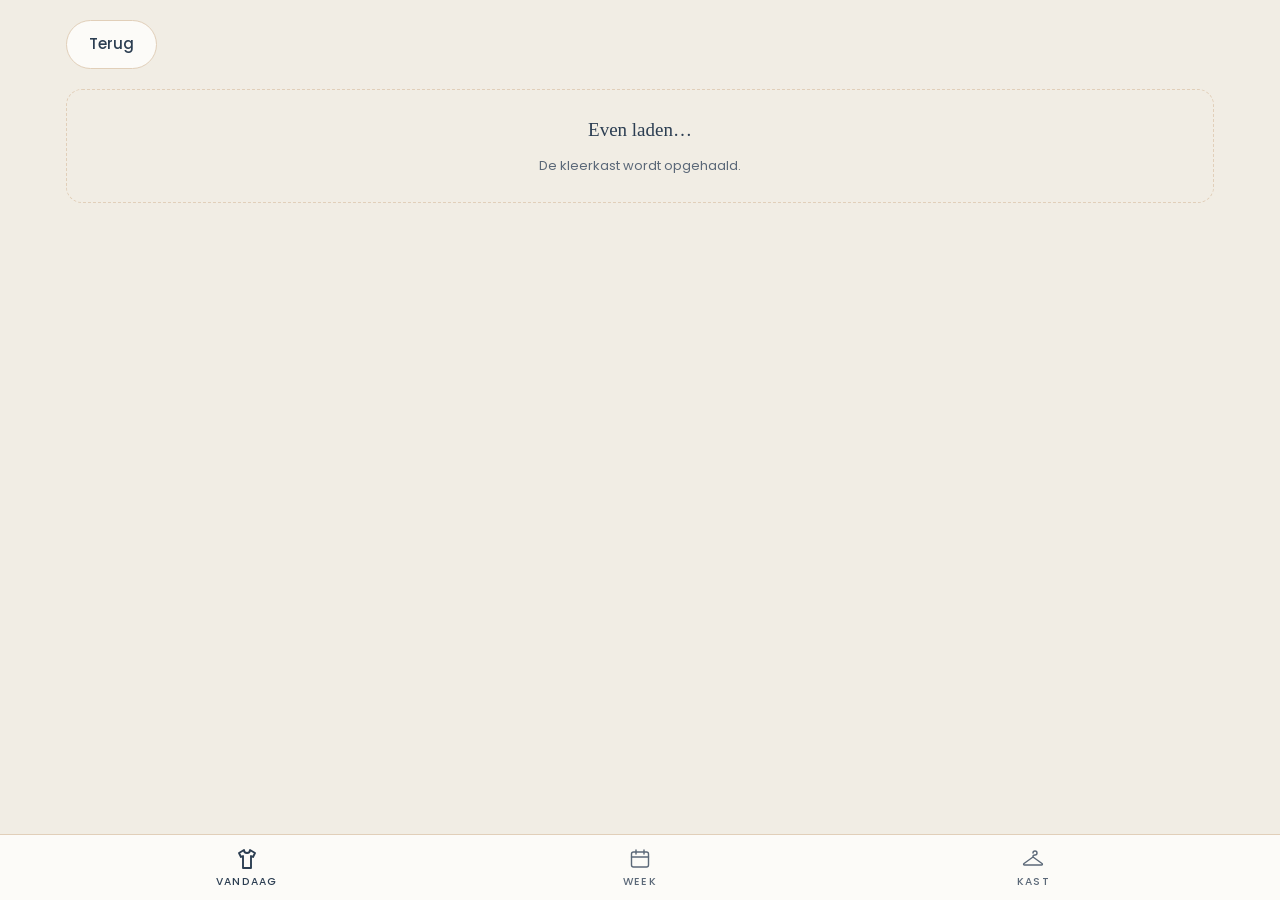
<file: kleding/index.html>
<!doctype html>
<html lang="nl">
<head>
<meta charset="utf-8">
<meta name="viewport" content="width=device-width, initial-scale=1, maximum-scale=1, user-scalable=no, viewport-fit=cover">
<title>Kleding</title>
<link rel="stylesheet" href="../shared/huisstijl.css">
<style>
/* Outfit planner, overgezet naar de hub. Familie-huisstijl: room, wit, navy, beige. */
:root{
  --navy-soft:#5B6878; --line:#E1CFB9; --line-soft:#E9E1D3;
  --mila:#FFD5DC; --finn:#C7E6FD; --kid-other:#E1CFB9;
  --r-sm:10px; --r-md:16px; --r-lg:22px;
}
*{box-sizing:border-box;}
[hidden]{display:none!important;}
body{font-family:var(--sans);font-weight:400;font-size:14px;line-height:1.5;-webkit-font-smoothing:antialiased;
  padding-bottom:calc(84px + env(safe-area-inset-bottom,0px));}
input,select{-webkit-user-select:text;user-select:text;}
button,input,select{font-family:var(--sans);color:var(--navy);}
button{cursor:pointer;}
:focus-visible{outline:2px solid var(--navy);outline-offset:2px;}
.page{max-width:620px;margin:0 auto;padding-block:20px 8px;
  padding-left:max(16px, env(safe-area-inset-left,0px));padding-right:max(16px, env(safe-area-inset-right,0px));}
.label{font-size:10.5px;font-weight:500;letter-spacing:.14em;text-transform:uppercase;color:var(--navy-soft);}
h2{font-family:var(--serif);font-weight:400;font-size:24px;line-height:1.2;margin:0;text-wrap:balance;}
.head{display:flex;align-items:baseline;justify-content:space-between;gap:12px;margin:26px 0 12px;}

.top{display:flex;gap:10px;align-items:stretch;}
.top .knop{align-self:center;flex:none;}

/* kid switcher */
.kids{display:flex;gap:10px;flex:1;min-width:0;}
.kid{flex:1;min-width:0;border:1px solid var(--line);background:var(--wit);border-radius:var(--r-lg);padding:10px 14px 8px;text-align:left;display:flex;flex-direction:column;gap:0;transition:background .2s;}
.kid .who{font-family:var(--script);font-size:34px;line-height:1.1;color:var(--navy);white-space:nowrap;overflow:hidden;text-overflow:ellipsis;}
.kid .meta{font-size:11px;color:var(--navy-soft);}
.kid[aria-pressed="true"]{background:var(--kc);border-color:var(--kc);}
.kid.add{flex:0 0 56px;align-items:center;justify-content:center;font-size:22px;font-weight:300;color:var(--navy-soft);border-style:dashed;}

/* buttons */
.btn{border:1px solid var(--navy);background:var(--navy);color:var(--wit);border-radius:999px;padding:11px 18px;font-size:13px;font-weight:500;letter-spacing:.01em;min-height:44px;}
.btn.ghost{background:transparent;color:var(--navy);}
.btn.quiet{border-color:var(--line);background:var(--wit);color:var(--navy);}
.btn.danger{border-color:var(--line);background:transparent;color:#8A3B32;}
.btn.sm{padding:7px 13px;font-size:12px;min-height:38px;}
.btn:disabled{opacity:.45;cursor:default;}
.link{border:none;background:none;padding:6px 0;font-size:12px;color:var(--navy-soft);text-decoration:underline;text-underline-offset:3px;}

/* weather */
.weather{background:var(--wit);border:1px solid var(--line);border-radius:var(--r-lg);padding:18px 18px 16px;display:grid;grid-template-columns:auto 1fr;gap:4px 16px;align-items:center;}
.weather .icon{grid-row:span 2;width:44px;height:44px;color:var(--navy);}
.weather .temp{font-family:var(--serif);font-size:40px;line-height:1;}
.weather .temp small{font-size:18px;color:var(--navy-soft);margin-left:6px;}
.weather .desc{font-size:12.5px;color:var(--navy-soft);}
.weather .foot{grid-column:1/-1;display:flex;justify-content:space-between;align-items:center;gap:10px;margin-top:10px;padding-top:10px;border-top:1px solid var(--line-soft);font-size:11.5px;color:var(--navy-soft);}
.manual{grid-column:1/-1;display:flex;gap:8px;align-items:center;flex-wrap:wrap;margin-top:10px;}
.manual input[type=number]{width:84px;padding:9px 10px;border:1px solid var(--line);border-radius:var(--r-sm);background:var(--room);font-size:14px;}
.manual label{display:flex;align-items:center;gap:6px;font-size:12.5px;}

/* outfit grid */
.outfit{display:grid;grid-template-columns:repeat(2,minmax(0,1fr));gap:10px;}
.piece{background:var(--wit);border:1px solid var(--line);border-radius:var(--r-md);overflow:hidden;display:flex;flex-direction:column;}
.piece img{width:100%;aspect-ratio:1/1;object-fit:cover;display:block;background:var(--room);}
.piece .cap{padding:8px 12px 10px;display:flex;flex-direction:column;gap:1px;}
.piece .cap span:last-child{font-size:12px;color:var(--navy-soft);white-space:nowrap;overflow:hidden;text-overflow:ellipsis;}
.piece.missing{justify-content:center;align-items:center;min-height:120px;border-style:dashed;background:transparent;text-align:center;padding:12px;font-size:12px;color:var(--navy-soft);}

.empty{border:1px dashed var(--line);border-radius:var(--r-md);padding:26px 18px;text-align:center;color:var(--navy-soft);font-size:13px;display:flex;flex-direction:column;gap:12px;align-items:center;}
.empty strong{font-family:var(--serif);font-weight:400;font-size:19px;color:var(--navy);}

/* week */
.days{display:flex;flex-direction:column;gap:10px;}
.day{background:var(--wit);border:1px solid var(--line);border-radius:var(--r-md);padding:14px 14px 12px;}
.day.today{border-color:var(--navy);}
.day-top{display:flex;justify-content:space-between;align-items:baseline;gap:10px;}
.day-name{font-family:var(--serif);font-size:19px;}
.day-wx{display:flex;align-items:center;gap:6px;font-size:12px;color:var(--navy-soft);font-variant-numeric:tabular-nums;}
.day-wx svg{width:18px;height:18px;}
.krow{margin-top:12px;padding-top:12px;border-top:1px solid var(--line-soft);display:flex;flex-direction:column;gap:8px;}
.krow-top{display:flex;align-items:center;gap:8px;}
.kdot{width:10px;height:10px;border-radius:50%;background:var(--kc);flex-shrink:0;}
.kname{font-size:13px;font-weight:500;}
.occ{margin-left:auto;font-size:12px;padding:8px 10px;border:1px solid var(--line);border-radius:999px;background:var(--wit);}
.thumbs{display:flex;gap:6px;align-items:center;flex-wrap:wrap;}
.thumb{width:54px;height:54px;border-radius:var(--r-sm);object-fit:cover;border:1px solid var(--line-soft);background:var(--room);cursor:pointer;}
.thumbs .tools{margin-left:auto;display:flex;gap:6px;}
.tool{width:44px;height:44px;border-radius:50%;border:1px solid var(--line);background:var(--wit);display:grid;place-items:center;color:var(--navy);}
.tool svg{width:18px;height:18px;}
.none{font-size:12px;color:var(--navy-soft);}

/* closet */
.chips{display:flex;gap:6px;overflow-x:auto;padding-bottom:4px;margin:0 -2px 12px;scrollbar-width:none;}
.chips::-webkit-scrollbar{display:none;}
.chip{flex-shrink:0;border:1px solid var(--line);background:var(--wit);border-radius:999px;padding:9px 14px;font-size:12px;}
.chip[aria-pressed="true"]{background:var(--navy);border-color:var(--navy);color:var(--wit);}
.grid{display:grid;grid-template-columns:repeat(3,minmax(0,1fr));gap:8px;}
.tile{border:none;padding:0;background:var(--wit);border-radius:var(--r-sm);overflow:hidden;position:relative;text-align:left;}
.tile img{width:100%;aspect-ratio:1/1;object-fit:cover;display:block;background:var(--room);}
.tile .tcap{position:absolute;left:6px;bottom:6px;background:rgba(252,251,248,.92);border-radius:999px;padding:2px 8px;font-size:10px;font-weight:500;letter-spacing:.08em;text-transform:uppercase;color:var(--navy);}
.seg{display:flex;background:var(--wit);border:1px solid var(--line);border-radius:999px;padding:3px;margin-bottom:10px;}
.segb{flex:1 1 auto;border:none;background:none;border-radius:999px;padding:10px 8px;font-size:12px;white-space:nowrap;}
.segb span{color:var(--navy-soft);font-size:11px;}
.segb[aria-pressed="true"]{background:var(--navy);color:var(--wit);}
.segb[aria-pressed="true"] span{color:var(--beige);}
.tile .tseason{position:absolute;right:6px;top:6px;background:rgba(252,251,248,.92);border-radius:999px;padding:2px 7px;font-size:9.5px;font-weight:500;letter-spacing:.08em;text-transform:uppercase;color:var(--navy-soft);}
.tile.off img{opacity:.45;}
.seg.mode{margin-bottom:14px;}
.sales{display:flex;flex-direction:column;gap:10px;}
.sale{background:var(--wit);border:1px solid var(--line);border-radius:var(--r-md);padding:10px;display:grid;grid-template-columns:96px minmax(0,1fr);gap:12px;}
.sale img{width:96px;height:96px;object-fit:cover;border-radius:var(--r-sm);background:var(--room);}
.sale .si{display:flex;flex-direction:column;gap:2px;min-width:0;}
.sale .sm{font-size:14px;}
.sale .since{font-size:11px;color:var(--navy-soft);}
.sale .sa{grid-column:1/-1;display:flex;gap:6px;align-items:center;}
.sale .sa .btn{flex:1;padding-inline:6px;white-space:nowrap;font-size:11.5px;}
.sale .sa span+.btn,.sale .sa span~.btn{flex:0 0 auto;padding-inline:13px;}
.note{font-size:12px;color:var(--navy-soft);text-align:center;margin:14px 8px 0;}
.salebtn+.salebtn{margin-top:-4px;}
.badge{display:inline-grid;place-items:center;min-width:20px;height:20px;padding:0 6px;border-radius:10px;background:var(--wit);color:var(--navy);font-size:11px;font-weight:500;margin-left:4px;}
.nlijst{display:flex;flex-direction:column;gap:12px;}
.nrij{background:var(--wit);border:1px solid var(--line);border-radius:var(--r-md);padding:12px;display:grid;grid-template-columns:140px minmax(0,1fr);gap:16px;align-items:start;transition:opacity .25s;}
.nrij.weg{opacity:0;}
.nrij .nfoto{width:140px;height:180px;object-fit:cover;border-radius:var(--r-sm);background:var(--room);}
.nvelden{display:grid;grid-template-columns:repeat(auto-fill,minmax(150px,1fr));gap:10px 12px;align-items:end;}
.nnaam{grid-column:1/-1;font-family:var(--serif);font-size:18px;line-height:1.2;}
.nacties{grid-column:1/-1;display:flex;align-items:center;justify-content:flex-end;gap:12px;}
.nfout{font-size:12px;color:#B4473B;flex:1;}
@media (max-width:560px){ .nrij{grid-template-columns:1fr;} .nrij .nfoto{width:100%;height:240px;object-fit:contain;} }
.salebtn{display:flex;align-items:center;justify-content:space-between;gap:12px;text-align:left;width:100%;background:var(--wit);border:1px solid var(--line);border-radius:var(--r-md);padding:12px 14px;font-size:12px;color:var(--navy-soft);}
.salebtn strong{font-weight:500;font-size:13.5px;color:var(--navy);}
.salebtn span:last-child{font-size:22px;color:var(--navy);}

/* tab bar */
.tabbar{position:fixed;left:0;right:0;bottom:0;z-index:20;background:var(--wit);border-top:1px solid var(--line);
  padding-bottom:env(safe-area-inset-bottom,0px);padding-left:max(8px, env(safe-area-inset-left,0px));padding-right:max(8px, env(safe-area-inset-right,0px));}
.tabbar .in{max-width:620px;margin:0 auto;display:flex;}
.tab{flex:1;border:none;background:none;padding:12px 4px 10px;display:flex;flex-direction:column;align-items:center;gap:3px;font-size:10.5px;font-weight:500;letter-spacing:.12em;text-transform:uppercase;color:var(--navy-soft);}
.tab svg{width:24px;height:24px;}
.tab[aria-selected="true"]{color:var(--navy);}
.tab[aria-selected="true"] svg{stroke-width:1.9;}
.fab{position:fixed;z-index:21;right:max(18px, calc(env(safe-area-inset-right,0px) + 18px));bottom:calc(84px + env(safe-area-inset-bottom,0px));
  border:none;background:var(--navy);color:var(--wit);border-radius:999px;padding:14px 20px;font-size:13px;font-weight:500;display:flex;align-items:center;gap:8px;}
.fab svg{width:16px;height:16px;}

/* sheet */
.overlay{position:fixed;inset:0;z-index:40;background:rgba(44,62,82,.38);display:flex;align-items:flex-end;justify-content:center;}
.sheet{background:var(--room);width:100%;max-width:620px;border-radius:var(--r-lg) var(--r-lg) 0 0;max-height:90vh;overflow-y:auto;
  padding:10px 18px calc(20px + env(safe-area-inset-bottom,0px));display:flex;flex-direction:column;gap:14px;}
.grab{width:38px;height:4px;border-radius:4px;background:var(--beige);margin:0 auto 4px;}
.sheet h3{font-family:var(--serif);font-weight:400;font-size:22px;margin:0;}
.field{display:flex;flex-direction:column;gap:5px;min-width:0;}
.field input[type=text],.field select,.sel{width:100%;padding:11px 12px;border:1px solid var(--line);border-radius:var(--r-sm);background:var(--wit);font-size:14px;min-height:44px;}
.row2{display:grid;grid-template-columns:1fr 1fr;gap:10px;}
.check{display:flex;align-items:center;gap:8px;font-size:13px;}
.check input{width:20px;height:20px;accent-color:var(--navy);}
.sheet-actions{display:flex;gap:8px;justify-content:flex-end;flex-wrap:wrap;margin-top:4px;}
.sheet-actions .spacer{flex:1;}
.err{font-size:12px;color:#8A3B32;}
.preview{width:100%;max-height:260px;object-fit:contain;border-radius:var(--r-md);background:var(--wit);border:1px solid var(--line);}
.bulk-all{background:var(--wit);border:1px solid var(--line);border-radius:var(--r-md);padding:14px;display:flex;flex-direction:column;gap:10px;}
.pend{background:var(--wit);border:1px solid var(--line);border-radius:var(--r-md);padding:10px;display:grid;grid-template-columns:72px minmax(0,1fr);gap:10px;}
.pend img{width:72px;height:72px;object-fit:cover;border-radius:var(--r-sm);}
.pend .pf{display:flex;flex-direction:column;gap:6px;min-width:0;}
.pend .pr{display:grid;grid-template-columns:1fr 1fr;gap:6px;}
.pend select,.pend input[type=text]{width:100%;min-width:0;font-size:12px;padding:7px 8px;border:1px solid var(--line);border-radius:8px;background:var(--room);min-height:36px;}
.pend .pe{display:flex;align-items:center;justify-content:space-between;gap:6px;}
.picks{display:grid;grid-template-columns:repeat(3,minmax(0,1fr));gap:8px;}
.pick{border:1px solid var(--line);background:var(--wit);border-radius:var(--r-sm);padding:0;overflow:hidden;}
.pick img{width:100%;aspect-ratio:1/1;object-fit:cover;display:block;}
.pick[aria-pressed="true"]{border:2px solid var(--navy);}
.toast{position:fixed;z-index:50;left:50%;transform:translateX(-50%);bottom:calc(92px + env(safe-area-inset-bottom,0px));
  background:var(--navy);color:var(--wit);border-radius:999px;padding:10px 18px;font-size:12.5px;max-width:calc(100% - 32px);text-align:center;}

/* Keukenscherm: meer ruimte gebruiken. */
@media (min-width:900px){
  .page,.tabbar .in{max-width:1180px;}
  .sheet{max-width:760px;border-radius:var(--r-lg);margin-bottom:24px;}
  .overlay{align-items:center;}
  .outfit{grid-template-columns:repeat(auto-fill,minmax(200px,1fr));}
  .grid,.picks{grid-template-columns:repeat(auto-fill,minmax(150px,1fr));}
  .days{display:grid;grid-template-columns:repeat(auto-fill,minmax(340px,1fr));}
  .sales{display:grid;grid-template-columns:repeat(auto-fill,minmax(360px,1fr));}
  .today-wrap{display:grid;grid-template-columns:minmax(260px,340px) 1fr;gap:24px;align-items:start;}
  .today-wrap .head{margin-top:0;}
}
@media (prefers-reduced-motion:reduce){*{transition:none!important;}}
</style>
</head>
<body data-home="../" data-terug="10">
<div id="app">
  <div class="page">
    <div class="top">
      <a class="knop" href="../">Terug</a>
      <div class="kids" id="kids"></div>
    </div>
    <div class="note" id="status" hidden></div>
    <section id="viewToday"></section>
    <section id="viewWeek" hidden></section>
    <section id="viewCloset" hidden></section>
  </div>
  <button class="fab" id="fab" hidden><svg viewBox="0 0 24 24" fill="none" stroke="currentColor" stroke-width="2" stroke-linecap="round"><path d="M12 5v14M5 12h14"/></svg>Foto's toevoegen</button>
  <input type="file" id="bulkInput" accept="image/*" multiple hidden>
  <nav class="tabbar" aria-label="Weergave"><div class="in" role="tablist">
    <button class="tab" role="tab" data-view="today"><svg viewBox="0 0 24 24" fill="none" stroke="currentColor" stroke-width="1.4" stroke-linecap="round" stroke-linejoin="round"><path d="M9 3 4 6l2 4 2-1v12h8V9l2 1 2-4-5-3c0 1.7-1.3 3-3 3S9 4.7 9 3Z"/></svg>Vandaag</button>
    <button class="tab" role="tab" data-view="week"><svg viewBox="0 0 24 24" fill="none" stroke="currentColor" stroke-width="1.4" stroke-linecap="round" stroke-linejoin="round"><rect x="3.5" y="5" width="17" height="15" rx="2"/><path d="M3.5 10h17M8 3v4M16 3v4"/></svg>Week</button>
    <button class="tab" role="tab" data-view="closet"><svg viewBox="0 0 24 24" fill="none" stroke="currentColor" stroke-width="1.4" stroke-linecap="round" stroke-linejoin="round"><path d="M12 6a2 2 0 1 1 2 2c-1 0-2 .6-2 1.6V10m0 0L3 16.5c-.8.6-.4 1.5.5 1.5h17c.9 0 1.3-.9.5-1.5L12 10Z"/></svg>Kast</button>
  </div></nav>
  <div id="overlay"></div>
  <div id="toast"></div>
</div>

<script src="../shared/config.js"></script>
<script src="../shared/hub-db.js"></script>
<script src="../shared/kiosk.js"></script>
<script>
(function(){
"use strict";

var CATEGORIES = ["Top","Trui","Broek","Rok","Jurk","Short","Jas","Vest","Kousenbroek","Schoenen","Pyjama","Ondergoed","Zwemkledij","Accessoire"];
var WARMTHS = ["Licht","Medium","Warm"];
var SEASONS = ["Tussenseizoen","Zomer","Winter"];
var OCCASIONS = ["Dagelijks","Speelkledij","Sport","Formeel","Alles"];
var DAYNAMES = ["Zondag","Maandag","Dinsdag","Woensdag","Donderdag","Vrijdag","Zaterdag"];
var MONTHS = ["jan","feb","mrt","apr","mei","jun","jul","aug","sep","okt","nov","dec"];
var WX_LABEL = {clear:"Zonnig",cloudy:"Half bewolkt",overcast:"Bewolkt",rain:"Regen",snow:"Sneeuw",storm:"Onweer"};
var KID_COLORS = {mila:"var(--mila)", finn:"var(--finn)"};
var CITY = "Oostende", LAT = 51.2154, LON = 2.9286;
var ITEM_FIELDS = ['kid','foto','category','warmth','rain','season','brand','size','occasion','forSale','saleSince','status','statusSince','wegReden','fotoUrl','naam','nieuw'];

/* De gegevens komen uit de gedeelde opslag van de hub (Google Sheet). */
var state = {kids:[], closets:{}, weekPlan:{}};
var loaded = {kleding:false, info:false};
var db = null;

var activeView = 'today';
var activeKidId = null;
var closetFilter = 'Alles';
var seasonFilter = 'Alle';
var closetMode = 'kast';
var manualWx = null;          /* {temp, rainy} */
var forecast = null;          /* {updatedAt, days:[{date,max,min,code}]} */
var forecastState = 'loading';/* loading | ready | none */
var todayPick = null;
var pendingUploads = [];

/* ---------- opslag ---------- */
function itemDoc(it){ var o={}; ITEM_FIELDS.forEach(function(k){ if(it[k]!==undefined) o[k]=it[k]; }); return o; }
function saveItem(it){ if(!db) return; db.doc('kleding/'+it.id).set(itemDoc(it)).catch(saveFailed); }
function removeItem(it){
  if(!db) return;
  db.doc('kleding/'+it.id).delete().catch(saveFailed);
  if(it.foto) hubDb.rpc('fotoWeg',{id:it.foto}).catch(function(){});
}
function savePlan(kidId){ if(!db) return; db.doc('kledingplan/'+kidId).set({days:state.weekPlan[kidId]||{}}).catch(saveFailed); }
function saveKids(){ if(!db) return; db.doc('kledinginfo/kinderen').set({kids:state.kids}).catch(saveFailed); }
function saveFailed(e){ toast(e&&e.code==='not_granted' ? 'Opslaan lukte niet: de sleutel ontbreekt op dit scherm.' : 'Opslaan is niet gelukt. Probeer het opnieuw.'); }
function persist(){} /* bewaren gebeurt per wijziging, zie hierboven */

/* ---------- foto's: van Google Drive, bewaard op dit toestel ---------- */
var Fotos = (function(){
  var urls = {}, wachtrij = {}, pogingen = {}, bezig = 0, idbP = null;
  function idb(){
    if(idbP) return idbP;
    idbP = new Promise(function(res){
      try{ var r=indexedDB.open('hub-kleding',1); r.onupgradeneeded=function(){ r.result.createObjectStore('fotos'); }; r.onsuccess=function(){ res(r.result); }; r.onerror=function(){ res(null); }; }
      catch(e){ res(null); }
    });
    return idbP;
  }
  function lees(id){ return idb().then(function(d){ if(!d) return null; return new Promise(function(res){ try{ var q=d.transaction('fotos').objectStore('fotos').get(id); q.onsuccess=function(){ res(q.result||null); }; q.onerror=function(){ res(null); }; }catch(e){ res(null); } }); }); }
  function schrijf(id,blob){ return idb().then(function(d){ if(!d) return; try{ d.transaction('fotos','readwrite').objectStore('fotos').put(blob,id); }catch(e){} }); }
  function b64blob(b64){ var b=atob(b64),a=new Uint8Array(b.length); for(var i=0;i<b.length;i++) a[i]=b.charCodeAt(i); return new Blob([a],{type:'image/jpeg'}); }
  function zet(id,blob){ if(!urls[id]) urls[id]=URL.createObjectURL(blob); toon(id); }
  function toon(id){ document.querySelectorAll('img[data-foto="'+id+'"]').forEach(function(im){ if(im.getAttribute('src')!==urls[id]) im.src=urls[id]; }); }
  /* Kleine groepjes, drie tegelijk: de foto's verschijnen geleidelijk. */
  function haal(){
    while(bezig<3){
      var ids=Object.keys(wachtrij).filter(function(id){ return wachtrij[id]===1; }).slice(0,10); if(!ids.length) return;
      bezig++; ids.forEach(function(id){ delete wachtrij[id]; });
      (function(ids){
        hubDb.rpc('fotos',{ids:ids}).then(function(r){
          var f=(r&&r.fotos)||{};
          Object.keys(f).forEach(function(id){ if(!f[id]) return; var b=b64blob(f[id]); schrijf(id,b); zet(id,b); });
          bezig--; haal();
        }).catch(function(){
          // Mislukt (bv. even geen verbinding): tot drie keer opnieuw, telkens wat later.
          var wacht=0;
          ids.forEach(function(id){ pogingen[id]=(pogingen[id]||0)+1; if(pogingen[id]<=3){ wachtrij[id]=1; wacht=Math.max(wacht,pogingen[id]*2000); } });
          bezig--; setTimeout(haal, wacht||0);
        });
      })(ids);
    }
  }
  var plan=null;
  function vraag(id){
    if(!id || urls[id] || wachtrij[id]===0) return;
    wachtrij[id]=0;
    lees(id).then(function(b){
      if(b && b.size){ delete wachtrij[id]; zet(id,b); return; }
      wachtrij[id]=1; clearTimeout(plan); plan=setTimeout(haal,30);
    });
  }
  return {
    vul:function(root){ (root||document).querySelectorAll('img[data-foto]').forEach(function(im){ var id=im.getAttribute('data-foto'); if(urls[id]) im.src=urls[id]; else vraag(id); }); },
    nieuw:function(id,blob){ schrijf(id,blob); zet(id,blob); },
    blob:function(id){ return lees(id).then(function(b){ if(b && b.size) return b; return hubDb.rpc('fotos',{ids:[id]}).then(function(r){ var x=r&&r.fotos&&r.fotos[id]; if(!x) throw new Error('foto'); var bl=b64blob(x); schrijf(id,bl); return bl; }); }); },
  };
})();
/* Een img-tag die zijn foto zelf ophaalt. */
function img(it,cls,alt,extra){
  // Foto op Drive (data-foto) of, voor geïmporteerde stukken, rechtstreeks van de webwinkel (fotoUrl).
  if(!it.foto && it.fotoUrl && /^https:\/\//.test(it.fotoUrl)) return '<img'+(cls?' class="'+cls+'"':'')+' src="'+esc(it.fotoUrl)+'" referrerpolicy="no-referrer" alt="'+esc(alt||it.category)+'"'+(extra||'')+'>';
  return '<img'+(cls?' class="'+cls+'"':'')+' data-foto="'+esc(it.foto||'')+'" alt="'+esc(alt||it.category)+'"'+(extra||'')+'>';
}

/* ---------- helpers ---------- */
function $(id){ return document.getElementById(id); }
function esc(s){ return String(s==null?'':s).replace(/[&<>"']/g,function(c){return {'&':'&amp;','<':'&lt;','>':'&gt;','"':'&quot;',"'":'&#39;'}[c];}); }
function uid(p){ return p + Date.now() + Math.floor(Math.random()*1000); }
function pickRandom(a){ return (!a||!a.length) ? null : a[Math.floor(Math.random()*a.length)]; }
function byCat(items,c){ return items.filter(function(i){return i.category===c;}); }
function neededWarmth(t){ return t<8 ? 'Warm' : (t<18 ? 'Medium' : 'Licht'); }
function closestWarmth(l,t){ var e=l.filter(function(i){return i.warmth===t;}); return e.length?e:l; }
function seasonOf(it){ return SEASONS.indexOf(it.season)>-1 ? it.season : 'Tussenseizoen'; }
function inSeason(it,date){ var m=(date||new Date()).getMonth(), s=seasonOf(it); if(s==='Zomer') return m>=4&&m<=8; if(s==='Winter') return m>=9||m<=3; return true; }
function seasonal(items,date){ return items.filter(function(i){ return inSeason(i,date); }); }
function isoToDate(dt){ var p=dt.split('-'); return new Date(+p[0],+p[1]-1,+p[2]); }
function matchesOcc(it,o){ return o==='Alles' || it.occasion===o || it.occasion==='Alles'; }
function wxGroup(code){
  if(code===0) return 'clear'; if(code===1||code===2) return 'cloudy'; if(code===3) return 'overcast';
  if([51,53,55,56,57,61,63,65,66,67,80,81,82].indexOf(code)>-1) return 'rain';
  if([71,73,75,77,85,86].indexOf(code)>-1) return 'snow';
  if([95,96,99].indexOf(code)>-1) return 'storm';
  return 'cloudy';
}
function isRainy(g){ return g==='rain'||g==='storm'||g==='snow'; }
function iso(d){ return d.getFullYear()+'-'+String(d.getMonth()+1).padStart(2,'0')+'-'+String(d.getDate()).padStart(2,'0'); }
function next7(){ var o=[],t=new Date(); t.setHours(0,0,0,0); for(var i=0;i<7;i++){var d=new Date(t); d.setDate(d.getDate()+i); o.push(d);} return o; }
function kidColor(k){ return KID_COLORS[(k.name||'').trim().toLowerCase()] || 'var(--kid-other)'; }
/* Status van een stuk: kast, koop (te koop), doneren (op de doneerstapel) of weg (definitief weg). Oude stukken met forSale tellen als koop. */
function statusOf(i){ return i.status || (i.forSale ? 'koop' : 'kast'); }
function sinceOf(i){ return i.statusSince || i.saleSince || ''; }
function setStatus(it, st, reden){
  delete it.forSale; delete it.saleSince; delete it.wegReden;
  if(st==='kast'){ delete it.status; delete it.statusSince; }
  else { it.status=st; it.statusSince=iso(new Date()); if(reden) it.wegReden=reden; }
  saveItem(it);
}
function ofStatus(kid,st){ return (state.closets[kid]||[]).filter(function(i){ return statusOf(i)===st; }); }
function closetOf(kid){ return ofStatus(kid,'kast'); }
/* Nieuw: stukken die nog bevestigd moeten worden of waar info ontbreekt. */
var VERPLICHT=['category','warmth','season','occasion','brand','size'];
function onvolledig(i){ return !!i.nieuw || VERPLICHT.some(function(k){ return !String(i[k]||'').trim(); }); }
function nieuwOf(kid){ return (state.closets[kid]||[]).filter(function(i){ return statusOf(i)==='kast' && onvolledig(i); }); }
function saleOf(kid){ return ofStatus(kid,'koop'); }
function findItem(kidId,id){ var a=state.closets[kidId]||[]; for(var i=0;i<a.length;i++) if(a[i].id===id) return a[i]; return null; }
function toast(msg){
  var t=$('toast'); t.innerHTML='<div class="toast" role="status">'+esc(msg)+'</div>';
  clearTimeout(t._h); t._h=setTimeout(function(){ t.innerHTML=''; },3200);
}
function wxIcon(g){
  var s='<svg class="icon" viewBox="0 0 24 24" fill="none" stroke="currentColor" stroke-width="1.3" stroke-linecap="round" stroke-linejoin="round">';
  var sun='<circle cx="12" cy="12" r="4"/><path d="M12 2.5v2M12 19.5v2M2.5 12h2M19.5 12h2M5.3 5.3l1.4 1.4M17.3 17.3l1.4 1.4M5.3 18.7l1.4-1.4M17.3 6.7l1.4-1.4"/>';
  var cloud='<path d="M7 18h10a4 4 0 0 0 .4-8A5.5 5.5 0 0 0 6.8 11 3.5 3.5 0 0 0 7 18Z"/>';
  if(g==='clear') return s+sun+'</svg>';
  if(g==='cloudy') return s+'<circle cx="8" cy="8" r="3"/><path d="M8 2.8v1M3 8h1M4.4 4.4l.7.7"/><path d="M9 19h9a3.5 3.5 0 0 0 .3-7 4.8 4.8 0 0 0-9.2 1A3 3 0 0 0 9 19Z"/></svg>';
  if(g==='rain') return s+'<path d="M7 15h10a4 4 0 0 0 .4-8A5.5 5.5 0 0 0 6.8 8 3.5 3.5 0 0 0 7 15Z"/><path d="M8 18l-1 3M12 18l-1 3M16 18l-1 3"/></svg>';
  if(g==='snow') return s+'<path d="M7 15h10a4 4 0 0 0 .4-8A5.5 5.5 0 0 0 6.8 8 3.5 3.5 0 0 0 7 15Z"/><path d="M8 19h.01M12 20h.01M16 19h.01"/></svg>';
  if(g==='storm') return s+'<path d="M7 15h10a4 4 0 0 0 .4-8A5.5 5.5 0 0 0 6.8 8 3.5 3.5 0 0 0 7 15Z"/><path d="m12 15-2 4h3l-2 3"/></svg>';
  return s+cloud+'</svg>';
}
var ICON_SHUFFLE='<svg viewBox="0 0 24 24" fill="none" stroke="currentColor" stroke-width="1.6" stroke-linecap="round" stroke-linejoin="round"><path d="M4 7h3c3 0 5 10 9 10h4M4 17h3c1.4 0 2.6-1.4 3.6-3.2M13.4 10.2C14.4 8.4 15.6 7 17 7h3M17 4l3 3-3 3M17 14l3 3-3 3"/></svg>';
var ICON_CLEAR='<svg viewBox="0 0 24 24" fill="none" stroke="currentColor" stroke-width="1.6" stroke-linecap="round"><path d="M6 6l12 12M18 6 6 18"/></svg>';

/* ---------- weer: rechtstreeks van Open-Meteo (gratis, zonder sleutel) ---------- */
function forecastFor(dateISO){
  if(!forecast || !forecast.days) return null;
  for(var i=0;i<forecast.days.length;i++){ if(forecast.days[i].date===dateISO){ var d=forecast.days[i]; var g=wxGroup(d.code); return {max:d.max,min:d.min,group:g,rainy:isRainy(g)}; } }
  return null;
}
function todayWx(){
  if(manualWx) return {temp:manualWx.temp, min:null, group:manualWx.rainy?'rain':'cloudy', rainy:manualWx.rainy, manual:true};
  var f = forecastFor(iso(new Date()));
  if(f) return {temp:f.max, min:f.min, group:f.group, rainy:f.rainy, manual:false};
  return null;
}
function loadForecast(){
  try{ var c=JSON.parse(localStorage.getItem('hub.weer')||'null'); if(c&&c.days){ forecast=c; forecastState='ready'; } }catch(e){}
  var url='https://api.open-meteo.com/v1/forecast?latitude='+LAT+'&longitude='+LON+'&daily=weather_code,temperature_2m_max,temperature_2m_min&timezone=Europe%2FBrussels&forecast_days=7';
  fetch(url).then(function(r){ if(!r.ok) throw new Error('http'); return r.json(); }).then(function(j){
    var d=j.daily; if(!d||!d.time) throw new Error('vorm');
    var oud=JSON.stringify(forecast&&forecast.days);
    forecast={updatedAt:new Date().toISOString(), days:d.time.map(function(t,i){ return {date:t,max:Math.round(d.temperature_2m_max[i]),min:Math.round(d.temperature_2m_min[i]),code:d.weather_code[i]}; })};
    try{ localStorage.setItem('hub.weer',JSON.stringify(forecast)); }catch(e){}
    forecastState='ready';
    if(oud!==JSON.stringify(forecast.days)){ todayPick=null; renderActive(); }
  }).catch(function(){ if(!forecast){ forecastState='none'; renderActive(); } });
}

/* ---------- sheet ---------- */
function openSheet(html){
  var o=$('overlay');
  o.innerHTML='<div class="overlay" id="ovl"><div class="sheet" role="dialog" aria-modal="true"><div class="grab"></div>'+html+'</div></div>';
  $('ovl').addEventListener('click',function(e){ if(e.target.id==='ovl') closeSheet(); });
  Fotos.vul(o);
}
function closeSheet(){ $('overlay').innerHTML=''; }

/* ---------- kids ---------- */
function renderKids(){
  var el=$('kids'), h='';
  state.kids.forEach(function(k){
    var n=closetOf(k.id).length;
    h+='<button class="kid" style="--kc:'+kidColor(k)+'" aria-pressed="'+(k.id===activeKidId)+'" data-kid="'+k.id+'"><span class="who">'+esc(k.name)+'</span><span class="meta">'+n+' stuks</span></button>';
  });
  if(loaded.info) h+='<button class="kid add" id="addKid" aria-label="Kind toevoegen">+</button>';
  el.innerHTML=h;
  el.querySelectorAll('[data-kid]').forEach(function(b){ b.onclick=function(){ activeKidId=b.getAttribute('data-kid'); todayPick=null; saveUi(); render(); }; });
  if($('addKid')) $('addKid').onclick=openAddKid;
}
function openAddKid(){
  openSheet('<h3>Kind toevoegen</h3><div class="field"><span class="label">Naam</span><input type="text" id="kidName" placeholder="Voornaam"></div><div class="err" id="kidErr" hidden>Vul een naam in.</div><div class="sheet-actions"><button class="btn quiet" id="kc">Annuleren</button><button class="btn" id="ks">Toevoegen</button></div>');
  $('kc').onclick=closeSheet;
  $('kidName').oninput=function(){ $('kidErr').hidden=true; };
  $('ks').onclick=function(){
    var n=$('kidName').value.trim(); if(!n){ $('kidErr').hidden=false; return; }
    var id=uid('k'); state.kids.push({id:id,name:n}); state.closets[id]=[]; activeKidId=id; closeSheet(); saveKids(); render();
  };
}

/* ---------- view switching ---------- */
function switchView(v){
  activeView=v;
  document.querySelectorAll('.tab').forEach(function(t){ t.setAttribute('aria-selected', String(t.getAttribute('data-view')===v)); });
  $('viewToday').hidden = v!=='today'; $('viewWeek').hidden = v!=='week'; $('viewCloset').hidden = v!=='closet';
  $('fab').hidden = v!=='closet' || !state.kids.length || closetMode!=='kast';
  renderActive();
  window.scrollTo(0,0);
}
function renderActive(){
  if(activeView==='today') renderToday(); else if(activeView==='week') renderWeek(); else renderCloset();
  Fotos.vul(document.querySelector('.page'));
}
function loading(){ return '<div class="empty" style="margin-top:20px"><strong>Even laden…</strong>De kleerkast wordt opgehaald.</div>'; }

/* ---------- today ---------- */
function computeOutfit(kidId,temp,rainy){
  var items=seasonal(closetOf(kidId), new Date()), want=neededWarmth(temp), rows=[];
  if(Math.random()<0.35 && byCat(items,'Jurk').length){ rows.push({label:'Jurk',item:pickRandom(closestWarmth(byCat(items,'Jurk'),want))}); }
  else {
    rows.push({label:'Top',item:pickRandom(closestWarmth(byCat(items,'Top'),want))});
    var pool=byCat(items,'Broek').concat(byCat(items,'Rok')); if(temp>=20) pool=pool.concat(byCat(items,'Short'));
    var bp=pickRandom(pool); rows.push({label:bp?bp.category:'Broek',item:bp});
    if(bp&&bp.category==='Rok'){ var ks=byCat(items,'Kousenbroek'); if(ks.length) rows.push({label:'Kousenbroek',item:pickRandom(ks)}); }
  }
  if(temp<18){ var tr=byCat(items,'Trui'); if(tr.length) rows.push({label:'Trui',item:pickRandom(tr)}); }
  if(temp<17||rainy){ var j=byCat(items,'Jas').concat(byCat(items,'Vest')); if(rainy){ var rj=j.filter(function(i){return i.rain;}); if(rj.length) j=rj; } rows.push({label:'Jas of vest',item:pickRandom(j)}); }
  var s=byCat(items,'Schoenen'); if(rainy){ var rs=s.filter(function(i){return i.rain;}); if(rs.length) s=rs; } rows.push({label:'Schoenen',item:pickRandom(s)});
  if(temp<5){ var ac=pickRandom(byCat(items,'Accessoire')); if(ac) rows.push({label:'Accessoire',item:ac}); }
  return rows;
}
function renderToday(){
  var el=$('viewToday');
  if(!loaded.info||!loaded.kleding){ el.innerHTML=loading(); return; }
  if(!state.kids.length){ el.innerHTML=emptyKids(); bindEmptyKids(); return; }
  var w=todayWx(), d=new Date(), h='<div class="today-wrap"><div>';
  h+='<div class="head"><h2>'+DAYNAMES[d.getDay()]+' '+d.getDate()+' '+MONTHS[d.getMonth()]+'</h2><span class="label">'+esc(CITY)+'</span></div>';
  h+='<div class="weather">';
  if(w){
    h+=wxIcon(w.group)+'<div class="temp">'+Math.round(w.temp)+'°'+(w.min!=null?'<small>/ '+Math.round(w.min)+'°</small>':'')+'</div>';
    h+='<div class="desc">'+(w.manual?(w.rainy?'Regen, zelf ingevuld':'Droog, zelf ingevuld'):WX_LABEL[w.group])+'</div>';
  } else if(forecastState==='loading'){
    h+=wxIcon('cloudy')+'<div class="temp" style="font-size:22px">Weer laden…</div><div class="desc">Even geduld.</div>';
  } else {
    h+=wxIcon('cloudy')+'<div class="temp" style="font-size:22px">Geen voorspelling</div><div class="desc">Het weer is nu niet bereikbaar. Vul het weer van vandaag zelf in.</div>';
  }
  h+='<div class="foot"><span>'+(forecast&&forecast.updatedAt&&!manualWx?'Voorspelling van '+fmtUpdated(forecast.updatedAt):(manualWx?'Zelf ingevuld':''))+'</span>';
  h+= manualWx ? '<button class="link" id="useFc">Voorspelling gebruiken</button>' : '<button class="link" id="openManual">Zelf invullen</button>';
  h+='</div><div class="manual" id="manualBox" hidden><input type="number" id="mTemp" inputmode="decimal" placeholder="°C" aria-label="Temperatuur"><label><input type="checkbox" id="mRain"> Regen</label><button class="btn sm" id="mApply">Gebruiken</button><span class="err" id="mErr" hidden>Vul een temperatuur in.</span></div>';
  h+='</div></div><div>';
  var items=closetOf(activeKidId);
  var inSeasonCount=seasonal(items,new Date()).length;
  h+='<div class="head"><h2>Outfit</h2>'+(w&&items.length?'<button class="btn ghost sm" id="shuf">Ander voorstel</button>':'')+'</div>';
  if(!items.length){ h+='<div class="empty"><strong>De kast is nog leeg</strong>Voeg foto\'s toe in de kast om outfits te krijgen.<button class="btn sm" id="goCloset">Naar de kast</button></div>'; }
  else if(!inSeasonCount){ h+='<div class="empty"><strong>Niets voor dit seizoen</strong>Alle stukken in de kast zijn voor een ander seizoen.</div>'; }
  else if(!w){ h+='<div class="empty"><strong>Nog geen weer voor vandaag</strong>Vul de temperatuur in, dan stel ik een outfit voor.</div>'; }
  else {
    if(!todayPick || todayPick.kid!==activeKidId) todayPick={kid:activeKidId, rows:computeOutfit(activeKidId,w.temp,w.rainy)};
    h+='<div class="outfit">'+todayPick.rows.map(function(r){
      if(!r.item) return '<div class="piece missing">'+esc(r.label)+'<br>niet in de kast</div>';
      var sub=[r.item.brand, r.item.size?'maat '+r.item.size:''].filter(Boolean).join(' · ')||r.item.warmth;
      return '<div class="piece">'+img(r.item,'',r.label)+'<div class="cap"><span class="label">'+esc(r.label)+'</span><span>'+esc(sub)+'</span></div></div>';
    }).join('')+'</div>';
  }
  h+='</div></div>';
  el.innerHTML=h;
  var om=$('openManual'); if(om) om.onclick=function(){ $('manualBox').hidden=false; $('mTemp').focus(); };
  var uf=$('useFc'); if(uf) uf.onclick=function(){ manualWx=null; todayPick=null; saveUi(); renderActive(); };
  $('mTemp').oninput=function(){ $('mErr').hidden=true; };
  $('mApply').onclick=function(){ var t=parseFloat($('mTemp').value); if(isNaN(t)){ $('mErr').hidden=false; return; } manualWx={temp:t,rainy:$('mRain').checked}; todayPick=null; saveUi(); renderActive(); };
  var sh=$('shuf'); if(sh) sh.onclick=function(){ todayPick=null; renderActive(); };
  var gc=$('goCloset'); if(gc) gc.onclick=function(){ switchView('closet'); };
}
function fmtUpdated(s){ var d=new Date(s); if(isNaN(d)) return ''; return DAYNAMES[d.getDay()].toLowerCase()+' '+d.getDate()+' '+MONTHS[d.getMonth()]; }
function saveUi(){ try{ sessionStorage.setItem('op-ui', JSON.stringify({view:activeView, kid:activeKidId, filter:closetFilter, season:seasonFilter, mode:closetMode, manual:manualWx})); }catch(e){} }
function emptyKids(){ return '<div class="empty" style="margin-top:20px"><strong>Nog geen kinderen</strong>Voeg een kind toe om te beginnen.<button class="btn sm" id="ek">Kind toevoegen</button></div>'; }
function bindEmptyKids(){ var b=$('ek'); if(b) b.onclick=openAddKid; }

/* ---------- week ---------- */
function usageMap(kidId,exclude){ var u={},days=state.weekPlan[kidId]||{}; Object.keys(days).forEach(function(dt){ if(dt===exclude) return; var s=days[dt].slots||{}; Object.keys(s).forEach(function(k){ if(s[k]) u[s[k]]=(u[s[k]]||0)+1; }); }); return u; }
function leastUsed(c,u){ if(!c.length) return null; var m=Infinity; c.forEach(function(x){ m=Math.min(m,u[x.id]||0); }); return pickRandom(c.filter(function(x){ return (u[x.id]||0)===m; })); }
function assignDay(kidId,temp,occ,dt){
  var items=seasonal(closetOf(kidId), isoToDate(dt)).filter(function(i){return matchesOcc(i,occ);}), u=usageMap(kidId,dt), want=neededWarmth(temp), s={};
  if(Math.random()<0.3 && byCat(items,'Jurk').length){ var jp=leastUsed(closestWarmth(byCat(items,'Jurk'),want),u); if(jp) s.jurk=jp.id; }
  else {
    var tp=leastUsed(closestWarmth(byCat(items,'Top'),want),u); if(tp) s.top=tp.id;
    var pool=byCat(items,'Broek').concat(byCat(items,'Rok')); if(temp>=20) pool=pool.concat(byCat(items,'Short'));
    var bp=pickRandom(pool); if(bp) s.bottom=bp.id;
  }
  if(temp<18){ var t=leastUsed(byCat(items,'Trui'),u); if(t) s.trui=t.id; }
  if(temp<5){ var a=leastUsed(byCat(items,'Accessoire'),u); if(a) s.accessoire=a.id; }
  return s;
}
function pruneWeek(){ var keep={}; next7().forEach(function(d){ keep[iso(d)]=1; }); Object.keys(state.weekPlan).forEach(function(k){ var days=state.weekPlan[k]||{}; Object.keys(days).forEach(function(dt){ if(!keep[dt]) delete days[dt]; }); }); }
function dayTemp(dt){ var f=forecastFor(dt); if(f) return f.max; if(dt===iso(new Date()) && manualWx) return manualWx.temp; return 15; }
function renderWeek(){
  var el=$('viewWeek');
  if(!loaded.info||!loaded.kleding){ el.innerHTML=loading(); return; }
  if(!state.kids.length){ el.innerHTML=emptyKids(); bindEmptyKids(); return; }
  pruneWeek();
  var dates=next7(), h='<div class="head"><h2>Deze week</h2><button class="btn sm" id="fillWeek">Week invullen</button></div>';
  if(forecastState==='none') h+='<div class="empty" style="margin-bottom:12px;padding:14px">Het weer is nu niet bereikbaar; tot dan rekent de planner met 15°.</div>';
  h+='<div class="days">';
  dates.forEach(function(d,idx){
    var dt=iso(d), f=forecastFor(dt);
    h+='<div class="day'+(idx===0?' today':'')+'"><div class="day-top"><span class="day-name">'+(idx===0?'Vandaag':DAYNAMES[d.getDay()])+' <span class="label">'+d.getDate()+' '+MONTHS[d.getMonth()]+'</span></span>';
    h+='<span class="day-wx">'+(f? wxIcon(f.group)+Math.round(f.max)+'° / '+Math.round(f.min)+'°' : '')+'</span></div>';
    state.kids.forEach(function(k){
      state.weekPlan[k.id]=state.weekPlan[k.id]||{};
      var dd=state.weekPlan[k.id][dt]||{occasion:'Dagelijks',slots:{}};
      h+='<div class="krow" style="--kc:'+kidColor(k)+'" data-kid="'+k.id+'" data-date="'+dt+'"><div class="krow-top"><span class="kdot"></span><span class="kname">'+esc(k.name)+'</span>';
      h+='<select class="occ" data-a="occ" aria-label="Gelegenheid">'+OCCASIONS.map(function(o){ return '<option'+(o===dd.occasion?' selected':'')+'>'+o+'</option>'; }).join('')+'</select></div>';
      var thumbs=''; ['jurk','top','bottom','trui','accessoire'].forEach(function(sl){ var it=dd.slots&&dd.slots[sl]&&findItem(k.id,dd.slots[sl]); if(it&&statusOf(it)==='kast') thumbs+=img(it,'thumb',it.category,' data-a="swap" data-slot="'+sl+'"'); });
      h+='<div class="thumbs">'+(thumbs||'<span class="none">Nog niets gepland</span>')+'<span class="tools"><button class="tool" data-a="shuf" aria-label="Ander voorstel">'+ICON_SHUFFLE+'</button>'+(thumbs?'<button class="tool" data-a="clr" aria-label="Leegmaken">'+ICON_CLEAR+'</button>':'')+'</span></div></div>';
    });
    h+='</div>';
  });
  h+='</div>';
  el.innerHTML=h;
  $('fillWeek').onclick=function(){
    state.kids.forEach(function(k){ state.weekPlan[k.id]=state.weekPlan[k.id]||{}; dates.forEach(function(d){ var dt=iso(d), ex=state.weekPlan[k.id][dt]; state.weekPlan[k.id][dt]={occasion:ex?ex.occasion:'Dagelijks',slots:assignDay(k.id,dayTemp(dt),ex?ex.occasion:'Dagelijks',dt)}; }); savePlan(k.id); });
    renderActive();
  };
  el.querySelectorAll('.krow').forEach(function(row){
    var kid=row.getAttribute('data-kid'), dt=row.getAttribute('data-date');
    function dd(){ state.weekPlan[kid][dt]=state.weekPlan[kid][dt]||{occasion:'Dagelijks',slots:{}}; return state.weekPlan[kid][dt]; }
    row.querySelector('[data-a="occ"]').onchange=function(e){ var x=dd(); x.occasion=e.target.value; x.slots=assignDay(kid,dayTemp(dt),x.occasion,dt); savePlan(kid); renderActive(); };
    row.querySelector('[data-a="shuf"]').onclick=function(){ var x=dd(); x.slots=assignDay(kid,dayTemp(dt),x.occasion,dt); savePlan(kid); renderActive(); };
    var c=row.querySelector('[data-a="clr"]'); if(c) c.onclick=function(){ dd().slots={}; savePlan(kid); renderActive(); };
    row.querySelectorAll('[data-a="swap"]').forEach(function(t){ t.onclick=function(){ openPicker(kid,dt,t.getAttribute('data-slot')); }; });
  });
}
function openPicker(kid,dt,slot){
  var x=state.weekPlan[kid][dt], items=closetOf(kid), c;
  if(slot==='bottom'){ c=byCat(items,'Broek').concat(byCat(items,'Rok')); if(dayTemp(dt)>=20) c=c.concat(byCat(items,'Short')); }
  else c=byCat(items,{jurk:'Jurk',top:'Top',trui:'Trui',accessoire:'Accessoire'}[slot]);
  c=c.filter(function(i){ return matchesOcc(i,x.occasion) && inSeason(i,isoToDate(dt)); });
  if(!c.length){ toast('Geen passende stukken in de kast.'); return; }
  openSheet('<h3>Kies een stuk</h3><div class="picks">'+c.map(function(i){ return '<button class="pick" data-id="'+i.id+'" aria-pressed="'+(x.slots[slot]===i.id)+'">'+img(i)+'</button>'; }).join('')+'</div><div class="sheet-actions"><button class="btn quiet" id="pc">Sluiten</button></div>');
  $('pc').onclick=closeSheet;
  document.querySelectorAll('.pick').forEach(function(p){ p.onclick=function(){ x.slots[slot]=p.getAttribute('data-id'); closeSheet(); savePlan(kid); renderActive(); }; });
}

/* ---------- closet ---------- */
function renderCloset(){
  var el=$('viewCloset');
  if(!loaded.info||!loaded.kleding){ el.innerHTML=loading(); return; }
  if(!state.kids.length){ el.innerHTML=emptyKids(); bindEmptyKids(); return; }
  var items=closetOf(activeKidId), sale=saleOf(activeKidId), don=ofStatus(activeKidId,'doneren'), weg=ofStatus(activeKidId,'weg');
  var nieuw=nieuwOf(activeKidId);
  if(['kast','koop','doneren','weg','nieuw'].indexOf(closetMode)<0 || (closetMode==='nieuw' && !nieuw.length)) closetMode='kast';
  if(closetMode==='nieuw') return renderNieuw(el, nieuw);
  $('fab').hidden = closetMode!=='kast';
  var TITEL={kast:'Kleerkast',koop:'Te koop',doneren:'Doneren',weg:'Weg'}, LIJST={koop:sale,doneren:don,weg:weg};
  var aantal=closetMode==='kast'?items.length:LIJST[closetMode].length;
  var h='<div class="head"><h2>'+TITEL[closetMode]+'</h2>'+(closetMode==='koop'&&sale.length?'<button class="btn sm" id="exp">Exporteren</button>':closetMode==='kast'&&nieuw.length?'<button class="btn sm" id="naarNieuw">Nieuw <span class="badge">'+nieuw.length+'</span></button>':'<span class="label">'+aantal+' stuks</span>')+'</div>';
  h+='<div class="seg mode" role="group" aria-label="Weergave kast">'+[['kast','In de kast',items.length],['koop','Te koop',sale.length],['doneren','Doneren',don.length],['weg','Weg',weg.length]].map(function(m){ return '<button class="segb" data-m="'+m[0]+'" aria-pressed="'+(closetMode===m[0])+'">'+m[1]+' <span>'+m[2]+'</span></button>'; }).join('')+'</div>';
  if(closetMode!=='kast'){
    var lijst=LIJST[closetMode].slice().sort(function(a,b){ return String(sinceOf(b)).localeCompare(String(sinceOf(a))); });
    var LEEG={koop:'<strong>Niets te koop</strong>Open een stuk in de kast en tik op "Te koop zetten" als het te klein is.',
      doneren:'<strong>Niets op de doneerstapel</strong>Open een stuk in de kast en tik op "Doneren" als je het weggeeft.',
      weg:'<strong>Nog niets weg</strong>Wat verkocht, gedoneerd of weggegooid is, komt hier. Zo weet je dat je er niet meer naar moet zoeken.'};
    if(!lijst.length){ h+='<div class="empty">'+LEEG[closetMode]+'</div>'; }
    else {
      h+='<div class="sales">'+lijst.map(function(i){
        var meta=[i.brand||'Geen merk', i.size?'maat '+i.size:'geen maat'].join(' · ');
        var sd=sinceOf(i)?fmtShort(sinceOf(i)):'';
        var sinds = closetMode==='koop' ? (sd?'Te koop sinds '+sd:'') : closetMode==='doneren' ? (sd?'Op de doneerstapel sinds '+sd:'') :
          ({verkocht:'Verkocht',gedoneerd:'Gedoneerd',weggegooid:'Weggegooid'}[i.wegReden]||'Weg')+(sd?' op '+sd:'');
        var knoppen = closetMode==='koop' ? '<button class="btn quiet sm" data-a="edit">Aanpassen</button><button class="btn quiet sm" data-a="back">Terug in kast</button><button class="btn ghost sm" data-a="done" data-r="verkocht">Verkocht</button>'
          : closetMode==='doneren' ? '<button class="btn quiet sm" data-a="edit">Aanpassen</button><button class="btn quiet sm" data-a="back">Terug in kast</button><button class="btn ghost sm" data-a="done" data-r="gedoneerd">Gedoneerd</button>'
          : '<button class="btn quiet sm" data-a="back">Terug in kast</button><button class="btn quiet sm" data-a="wis">Wissen</button>';
        var vraag = closetMode==='weg' ? 'Helemaal wissen, met foto?' : 'Definitief weg? Het gaat naar Weg.';
        return '<div class="sale" data-id="'+i.id+'">'+img(i)+'<div class="si"><span class="label">'+esc(i.category)+'</span><span class="sm">'+esc(meta)+'</span>'+(sinds?'<span class="since">'+esc(sinds)+'</span>':'')+'</div><div class="sa">'+knoppen+'</div><div class="sa" data-a="confirm" hidden><span style="font-size:12px;flex:1">'+vraag+'</span><button class="btn quiet sm" data-a="no">Nee</button><button class="btn sm" data-a="yes">Ja</button></div></div>';
      }).join('')+'</div>';
      if(closetMode==='koop') h+='<p class="note">De export is een zip met de foto\'s en een overzicht met soort, merk en maat per stuk, plus een titel en beschrijving om in Vinted te plakken.</p>';
      if(closetMode==='weg') h+='<p class="note">Stukken die weg zijn tellen niet meer mee voor outfits. Met Wissen verdwijnt het stuk en zijn foto helemaal.</p>';
    }
  } else if(!items.length){ h+='<div class="empty"><strong>Nog niets in de kast</strong>Voeg in één keer meerdere foto\'s toe en stel ze daarna in. Dat gaat het makkelijkst met je gsm.</div>'; }
  else {
    var bySeason=seasonFilter==='Alle'?items:items.filter(function(i){ return seasonOf(i)===seasonFilter; });
    var cats=['Alles'].concat(CATEGORIES.filter(function(c){ return bySeason.some(function(i){return i.category===c;}); }));
    if(cats.indexOf(closetFilter)<0) closetFilter='Alles';
    var shown=closetFilter==='Alles'?bySeason:byCat(bySeason,closetFilter);
    h+='<div class="seg" role="group" aria-label="Seizoen">'+['Alle'].concat(SEASONS).map(function(sn){ var n=sn==='Alle'?items.length:items.filter(function(i){return seasonOf(i)===sn;}).length; return '<button class="segb" data-s="'+sn+'" aria-pressed="'+(sn===seasonFilter)+'">'+sn+' <span>'+n+'</span></button>'; }).join('')+'</div>';
    h+='<div class="chips">'+cats.map(function(c){ var n=c==='Alles'?bySeason.length:byCat(bySeason,c).length; return '<button class="chip" data-c="'+c+'" aria-pressed="'+(c===closetFilter)+'">'+c+' '+n+'</button>'; }).join('')+'</div>';
    h+= shown.length ? '<div class="grid">'+shown.map(function(i){ var sn=seasonOf(i); return '<button class="tile'+(inSeason(i)?'':' off')+'" data-id="'+i.id+'">'+img(i,'','',' loading="lazy"')+'<span class="tcap">'+esc(i.category)+'</span>'+(sn!=='Tussenseizoen'?'<span class="tseason">'+sn+'</span>':'')+'</button>'; }).join('')+'</div>' : '<div class="empty">Geen stukken voor deze keuze.</div>';
  }
  el.innerHTML=h;
  el.querySelectorAll('[data-m]').forEach(function(b){ b.onclick=function(){ closetMode=b.getAttribute('data-m'); saveUi(); $('fab').hidden=closetMode!=='kast'; renderActive(); }; });
  el.querySelectorAll('.chip').forEach(function(c){ c.onclick=function(){ closetFilter=c.getAttribute('data-c'); saveUi(); renderActive(); }; });
  el.querySelectorAll('[data-s]').forEach(function(b){ b.onclick=function(){ seasonFilter=b.getAttribute('data-s'); saveUi(); renderActive(); }; });
  el.querySelectorAll('.tile').forEach(function(t){ t.onclick=function(){ openEdit(t.getAttribute('data-id')); }; });
  el.querySelectorAll('.sale').forEach(function(row){
    var id=row.getAttribute('data-id'), it=findItem(activeKidId,id), q=function(a){ return row.querySelector('[data-a="'+a+'"]'); };
    var actie=null;
    if(q('edit')) q('edit').onclick=function(){ openEdit(id); };
    q('back').onclick=function(){ setStatus(it,'kast'); render(); toast('Terug in de kast.'); };
    if(q('done')) q('done').onclick=function(){ actie='done'; q('confirm').hidden=false; };
    if(q('wis')) q('wis').onclick=function(){ actie='wis'; q('confirm').hidden=false; };
    q('no').onclick=function(){ q('confirm').hidden=true; };
    q('yes').onclick=function(){
      if(actie==='wis'){ state.closets[activeKidId]=state.closets[activeKidId].filter(function(i){return i.id!==id;}); removeItem(it); render(); toast('Helemaal gewist.'); return; }
      var r=q('done').getAttribute('data-r'); setStatus(it,'weg',r); render(); toast(r==='verkocht'?'Verkocht: staat nu bij Weg.':'Gedoneerd: staat nu bij Weg.');
    };
  });
  var ex=$('exp'); if(ex) ex.onclick=exportSale;
  var nn=$('naarNieuw'); if(nn) nn.onclick=function(){ closetMode='nieuw'; saveUi(); renderActive(); };
}

/* ---------- Nieuw: snel info invullen in een lijst ---------- */
var nieuwKlad={}, nieuwFout={}; // wat al getypt is maar nog niet opgeslagen, blijft staan bij het verversen
function renderNieuw(el, lijst){
  $('fab').hidden=true;
  lijst=lijst.map(function(i){ return nieuwKlad[i.id] ? Object.assign({}, i, nieuwKlad[i.id]) : i; });
  var sel=function(k,list,val,leeg){ return '<select class="sel" data-k="'+k+'">'+(val?'':'<option value="">'+leeg+'</option>')+list.map(function(o){ return '<option'+(o===val?' selected':'')+'>'+esc(o)+'</option>'; }).join('')+'</select>'; };
  var h='<div class="head"><h2>Nieuw</h2><button class="btn quiet sm" id="nieuwTerug">Terug naar kast</button></div>';
  h+='<p class="note" style="margin:0 0 14px;text-align:left">Vul aan wat ontbreekt of pas aan wat niet klopt, en tik op Opslaan. Volledige stukken verdwijnen uit deze lijst en staan gewoon in de kast.</p>';
  h+='<div class="nlijst">'+lijst.map(function(i){
    return '<div class="nrij" data-id="'+i.id+'">'+img(i,'nfoto','',' loading="lazy"')
      +'<div class="nvelden">'+(i.naam?'<div class="nnaam">'+esc(i.naam)+'</div>':'')
      +'<label class="field"><span class="label">Soort</span>'+sel('category',CATEGORIES,i.category,'Kies…')+'</label>'
      +'<label class="field"><span class="label">Warmte</span>'+sel('warmth',WARMTHS,i.warmth,'Kies…')+'</label>'
      +'<label class="field"><span class="label">Seizoen</span>'+sel('season',SEASONS,i.season,'Kies…')+'</label>'
      +'<label class="field"><span class="label">Gelegenheid</span>'+sel('occasion',OCC_SET,i.occasion,'Kies…')+'</label>'
      +'<label class="field"><span class="label">Merk</span><input type="text" data-k="brand" value="'+esc(i.brand||'')+'"></label>'
      +'<label class="field"><span class="label">Maat</span><input type="text" data-k="size" value="'+esc(i.size||'')+'"></label>'
      +'<label class="check"><input type="checkbox" data-k="rain"'+(i.rain?' checked':'')+'> Regenbestendig</label>'
      +'<div class="nacties"><span class="nfout">'+esc(nieuwFout[i.id]||'')+'</span><button class="btn sm" data-a="ok">Opslaan</button></div>'
      +'</div></div>';
  }).join('')+'</div>';
  el.innerHTML=h;
  if(window.Fotos && Fotos.vul) Fotos.vul(el);
  $('nieuwTerug').onclick=function(){ closetMode='kast'; saveUi(); renderActive(); };
  el.querySelectorAll('.nrij').forEach(function(rij){
    var id=rij.getAttribute('data-id'), it=findItem(activeKidId,id);
    var lees=function(){ var o={}; rij.querySelectorAll('[data-k]').forEach(function(f){ var k=f.getAttribute('data-k'); o[k]= f.type==='checkbox' ? f.checked : f.value.trim(); }); return o; };
    rij.addEventListener('change', function(){ nieuwKlad[id]=lees(); });
    rij.addEventListener('input', function(){ nieuwKlad[id]=lees(); });
    rij.querySelector('[data-a="ok"]').onclick=function(){
      Object.assign(it, lees());
      var mist=VERPLICHT.filter(function(k){ return !String(it[k]||'').trim(); });
      if(mist.length){ nieuwFout[id]='Nog in te vullen: '+mist.map(function(k){ return {category:'soort',warmth:'warmte',season:'seizoen',occasion:'gelegenheid',brand:'merk',size:'maat'}[k]; }).join(', '); rij.querySelector('.nfout').textContent=nieuwFout[id]; saveItem(it); return; }
      delete nieuwKlad[id]; delete nieuwFout[id];
      delete it.nieuw; saveItem(it);
      rij.classList.add('weg'); setTimeout(function(){ render(); }, 250);
      toast('Opgeslagen.');
    };
  });
}
function fmtShort(isoStr){ var d=isoToDate(isoStr); return d.getDate()+' '+MONTHS[d.getMonth()]+' '+d.getFullYear(); }

/* ---------- export for Vinted ---------- */
var CAT_WORD={Top:'T-shirt',Trui:'Trui',Broek:'Broek',Rok:'Rok',Jurk:'Jurk',Short:'Short',Jas:'Jas',Vest:'Vest',Kousenbroek:'Kousenbroek',Schoenen:'Schoenen',Pyjama:'Pyjama',Ondergoed:'Ondergoed',Zwemkledij:'Zwemkledij',Accessoire:'Accessoire'};
function loadJsZip(){
  if(window.JSZip) return Promise.resolve(window.JSZip);
  return new Promise(function(res,rej){ var sc=document.createElement('script'); sc.src='https://cdnjs.cloudflare.com/ajax/libs/jszip/3.10.1/jszip.min.js'; sc.onload=function(){ window.JSZip?res(window.JSZip):rej(new Error('jszip')); }; sc.onerror=rej; document.head.appendChild(sc); });
}
function slug(s){ return String(s||'').normalize('NFD').replace(/[̀-ͯ]/g,'').replace(/[^A-Za-z0-9]+/g,'-').replace(/^-|-$/g,'').slice(0,30); }
function csvCell(v){ v=String(v==null?'':v); return /[;"\n]/.test(v) ? '"'+v.replace(/"/g,'""')+'"' : v; }
async function exportSale(){
  var kid=state.kids.find(function(k){return k.id===activeKidId;}), sale=saleOf(activeKidId);
  if(!sale.length) return;
  var btn=$('exp'); btn.disabled=true; btn.textContent='Bezig…';
  try{
    var JSZip=await loadJsZip(), zip=new JSZip(), rows=[['Nr','Foto','Kind','Soort','Merk','Maat','Seizoen','Titel','Beschrijving']], txt=[], missing=0;
    for(var n=0;n<sale.length;n++){
      var it=sale[n], nr=String(n+1).padStart(2,'0'), word=CAT_WORD[it.category]||it.category;
      var fname=nr+'_'+[word,it.brand,it.size?'maat-'+it.size:''].filter(Boolean).map(slug).join('_')+'.jpg';
      var title=[word, it.brand, it.size?'maat '+it.size:''].filter(Boolean).join(' ');
      var desc=word+(it.brand?' van '+it.brand:'')+(it.size?', maat '+it.size:'')+'.'+(seasonOf(it)!=='Tussenseizoen'?' Voor de '+seasonOf(it).toLowerCase()+'.':'');
      try{ zip.file('fotos/'+fname, await Fotos.blob(it.foto)); }catch(e){ missing++; fname='(foto niet gevonden)'; }
      rows.push([nr,fname,kid.name,word,it.brand||'',it.size||'',seasonOf(it),title,desc]);
      txt.push(nr+'  '+fname+'\nTitel: '+title+'\nMerk: '+(it.brand||'-')+'\nMaat: '+(it.size||'-')+'\nBeschrijving: '+desc+'\n');
    }
    zip.file('overzicht.csv','﻿'+rows.map(function(r){ return r.map(csvCell).join(';'); }).join('\r\n'));
    zip.file('vinted-teksten.txt','Te koop - '+kid.name+' - '+sale.length+' stuks\n\n'+txt.join('\n'));
    var blob=await zip.generateAsync({type:'blob'});
    var a=document.createElement('a'); a.href=URL.createObjectURL(blob); a.download='te-koop-'+slug(kid.name).toLowerCase()+'-'+iso(new Date())+'.zip';
    document.body.appendChild(a); a.click(); setTimeout(function(){ URL.revokeObjectURL(a.href); a.remove(); },2000);
    toast(missing? missing+' foto\'s ontbreken in de export.' : 'Export klaar.');
  }catch(e){
    toast('Exporteren is niet gelukt. Probeer het opnieuw.');
  }
  btn.disabled=false; btn.textContent='Exporteren';
}
function opts(list,sel){ return list.map(function(o){ return '<option'+(o===sel?' selected':'')+'>'+o+'</option>'; }).join(''); }
var OCC_SET=OCCASIONS.filter(function(o){return o!=='Alles';});
function openEdit(id){
  var it=findItem(activeKidId,id); if(!it) return;
  openSheet(img(it,'preview','')
   +'<div class="row2"><label class="field"><span class="label">Soort</span><select class="sel" id="eC">'+opts(CATEGORIES,it.category)+'</select></label><label class="field"><span class="label">Warmte</span><select class="sel" id="eW">'+opts(WARMTHS,it.warmth)+'</select></label></div>'
   +'<div class="row2"><label class="field"><span class="label">Merk</span><input type="text" id="eB" value="'+esc(it.brand)+'"></label><label class="field"><span class="label">Maat</span><input type="text" id="eS" value="'+esc(it.size)+'"></label></div>'
   +'<div class="row2"><label class="field"><span class="label">Gelegenheid</span><select class="sel" id="eO">'+opts(OCC_SET,it.occasion)+'</select></label><label class="field"><span class="label">Seizoen</span><select class="sel" id="eZ">'+opts(SEASONS,seasonOf(it))+'</select></label></div>'
   +'<label class="check"><input type="checkbox" id="eR"'+(it.rain?' checked':'')+'> Regenbestendig</label>'
   +(function(){ var st=statusOf(it), k=[];
      if(st!=='kast') k.push(['kast','Terug in de kast','Toch nog in gebruik? Zet het terug bij de rest.']);
      if(st!=='koop') k.push(['koop','Te koop zetten','Te klein? Haal het uit de kast en zet het bij Te koop.']);
      if(st!=='doneren') k.push(['doneren','Doneren','Ligt het op de doneerstapel? Zet het bij Doneren.']);
      if(st!=='weg') k.push(['weg','Weg','Definitief weg (weggegooid, gedoneerd of verkocht). Dan moet je er niet meer naar zoeken.']);
      return k.map(function(x){ return '<button class="salebtn" data-st="'+x[0]+'"><span><strong>'+x[1]+'</strong><br>'+x[2]+'</span><span aria-hidden="true">›</span></button>'; }).join(''); })()
   +'<div class="sheet-actions"><button class="btn danger" id="eD">Verwijderen</button><span class="spacer"></span><button class="btn quiet" id="eX">Annuleren</button><button class="btn" id="eOk">Opslaan</button></div>'
   +'<div class="sheet-actions" id="eConfirm" hidden><span style="flex:1;font-size:13px">Dit stuk verwijderen? De foto gaat naar de prullenbak van Google Drive.</span><button class="btn quiet sm" id="eNo">Nee</button><button class="btn sm" id="eYes">Ja, verwijderen</button></div>');
  $('eX').onclick=closeSheet;
  document.querySelectorAll('.salebtn[data-st]').forEach(function(b){ b.onclick=function(){
    var st=b.getAttribute('data-st'); it.brand=$('eB').value.trim(); it.size=$('eS').value.trim();
    setStatus(it, st, st==='weg' ? (statusOf(it)==='doneren' ? 'gedoneerd' : statusOf(it)==='koop' ? 'verkocht' : 'weggegooid') : null);
    closeSheet(); render(); toast({kast:'Terug in de kast.',koop:'Naar Te koop verplaatst.',doneren:'Op de doneerstapel gezet.',weg:'Staat nu bij Weg.'}[st]);
  }; });
  $('eD').onclick=function(){ $('eConfirm').hidden=false; };
  $('eNo').onclick=function(){ $('eConfirm').hidden=true; };
  $('eYes').onclick=function(){ state.closets[activeKidId]=state.closets[activeKidId].filter(function(i){return i.id!==id;}); removeItem(it); closeSheet(); render(); toast('Verwijderd uit de kast.'); };
  $('eOk').onclick=function(){ it.category=$('eC').value; it.warmth=$('eW').value; it.brand=$('eB').value.trim(); it.size=$('eS').value.trim(); it.occasion=$('eO').value; it.season=$('eZ').value; it.rain=$('eR').checked; saveItem(it); closeSheet(); render(); toast('Opgeslagen.'); };
}
function compress(file){
  return new Promise(function(res,rej){ var r=new FileReader(); r.onload=function(ev){ var im=new Image(); im.onload=function(){ var s=Math.min(1,640/im.width), c=document.createElement('canvas'); c.width=Math.round(im.width*s); c.height=Math.round(im.height*s); c.getContext('2d').drawImage(im,0,0,c.width,c.height); res(c.toDataURL('image/jpeg',0.8)); }; im.onerror=rej; im.src=ev.target.result; }; r.onerror=rej; r.readAsDataURL(file); });
}
function dataURLtoBlob(u){ var p=u.split(','),m=/:(.*?);/.exec(p[0])[1],b=atob(p[1]),a=new Uint8Array(b.length); for(var i=0;i<b.length;i++) a[i]=b.charCodeAt(i); return new Blob([a],{type:m}); }
function onFiles(e){
  var files=Array.prototype.slice.call(e.target.files||[]); e.target.value='';
  if(!files.length) return;
  toast('Foto\'s klaarzetten…');
  pendingUploads=[];
  Promise.all(files.map(function(f){ return compress(f).then(function(u){ pendingUploads.push({t:uid('p'),url:u,category:'Top',warmth:'Medium',season:'Tussenseizoen',rain:false,brand:'',size:'',occasion:'Dagelijks'}); }).catch(function(){}); }))
    .then(function(){ if(!pendingUploads.length){ toast('Deze foto\'s konden niet gelezen worden.'); return; } renderBulk(); });
}
function renderBulk(){
  if(!pendingUploads.length){ closeSheet(); return; }
  var kid=state.kids.find(function(k){return k.id===activeKidId;});
  var h='<h3>'+pendingUploads.length+' foto\'s voor '+esc(kid?kid.name:'')+'</h3>';
  h+='<div class="bulk-all"><span class="label">Voor alle foto\'s tegelijk</span><div class="row2"><select class="sel" id="aC">'+opts(CATEGORIES,'Top')+'</select><select class="sel" id="aW">'+opts(WARMTHS,'Medium')+'</select></div><div class="row2"><input class="sel" type="text" id="aB" placeholder="Merk"><input class="sel" type="text" id="aS" placeholder="Maat"></div><div class="row2"><select class="sel" id="aO">'+opts(OCC_SET,'Dagelijks')+'</select><select class="sel" id="aZ" aria-label="Seizoen">'+opts(SEASONS,'Tussenseizoen')+'</select></div><label class="check"><input type="checkbox" id="aR"> Regenbestendig</label><div><button class="btn ghost sm" id="aApply">Op alle toepassen</button></div></div>';
  h+=pendingUploads.map(function(p){ return '<div class="pend" data-t="'+p.t+'"><img src="'+p.url+'" alt=""><div class="pf"><div class="pr"><select data-f="category">'+opts(CATEGORIES,p.category)+'</select><select data-f="warmth">'+opts(WARMTHS,p.warmth)+'</select></div><div class="pr"><input type="text" data-f="brand" placeholder="Merk" value="'+esc(p.brand)+'"><input type="text" data-f="size" placeholder="Maat" value="'+esc(p.size)+'"></div><div class="pr"><select data-f="occasion">'+opts(OCC_SET,p.occasion)+'</select><select data-f="season" aria-label="Seizoen">'+opts(SEASONS,p.season)+'</select></div><div class="pr"><span></span><div class="pe"><label class="check" style="font-size:12px"><input type="checkbox" data-f="rain"'+(p.rain?' checked':'')+'> Regen</label><button class="link" data-f="remove">Weg</button></div></div></div></div>'; }).join('');
  h+='<div class="sheet-actions"><button class="btn quiet" id="bX">Annuleren</button><button class="btn" id="bOk">In de kast zetten</button></div><div class="label" id="bProg"></div>';
  openSheet(h);
  $('bX').onclick=function(){ pendingUploads=[]; closeSheet(); };
  $('aApply').onclick=function(){ var v={category:$('aC').value,warmth:$('aW').value,brand:$('aB').value.trim(),size:$('aS').value.trim(),occasion:$('aO').value,season:$('aZ').value,rain:$('aR').checked}; pendingUploads.forEach(function(p){ Object.assign(p,v); }); renderBulk(); };
  document.querySelectorAll('.pend').forEach(function(row){
    var p=pendingUploads.find(function(x){return x.t===row.getAttribute('data-t');}); if(!p) return;
    row.querySelectorAll('[data-f]').forEach(function(f){ var k=f.getAttribute('data-f');
      if(k==='remove') f.onclick=function(){ pendingUploads=pendingUploads.filter(function(x){return x!==p;}); renderBulk(); };
      else if(k==='rain') f.onchange=function(){ p.rain=f.checked; };
      else f.onchange=function(){ p[k]=f.value.trim ? f.value.trim() : f.value; };
    });
  });
  $('bOk').onclick=saveBulk;
}
async function saveBulk(){
  $('bOk').disabled=true; $('bX').disabled=true;
  var total=pendingUploads.length, done=0, errs=0, kidId=activeKidId; state.closets[kidId]=state.closets[kidId]||[];
  for(var i=0;i<pendingUploads.length;i++){ var p=pendingUploads[i];
    try{
      var r=await hubDb.rpc('foto',{data:p.url.split(',')[1]});
      Fotos.nieuw(r.id, dataURLtoBlob(p.url));
      var it={id:uid('i'),kid:kidId,foto:r.id,category:p.category,warmth:p.warmth,rain:p.rain,season:p.season,brand:p.brand,size:p.size,occasion:p.occasion};
      state.closets[kidId].push(it); saveItem(it);
    }
    catch(e){ errs++; }
    done++; var pg=$('bProg'); if(pg) pg.textContent='Opslaan '+done+' van '+total;
  }
  pendingUploads=[]; closeSheet(); render();
  toast(errs? errs+' foto\'s zijn niet opgeslagen.' : total+' stuks in de kast gezet.');
}

/* ---------- gegevens uit de opslag ---------- */
function rebuildCloset(docs){
  var c={};
  docs.forEach(function(d){ var it=Object.assign({id:d.id}, d.data()); (c[it.kid]=c[it.kid]||[]).push(it); });
  Object.keys(c).forEach(function(k){ c[k].sort(function(a,b){ return a.id<b.id?-1:a.id>b.id?1:0; }); });
  state.closets=c;
}
function keepActiveKid(){
  if(!state.kids.some(function(k){return k.id===activeKidId;})) activeKidId=state.kids[0]?state.kids[0].id:null;
}
function showStatus(t){ var s=$('status'); s.hidden=!t; s.textContent=t||''; }
async function connect(){
  db = await claude.use('db');
  if(!db){ showStatus('De opslag is niet bereikbaar.'); return; }
  var timer=setTimeout(function(){ if(!loaded.kleding) showStatus('De kleerkast is nog niet bereikbaar; misschien is de wifi weg.'); },10000);
  function fout(e){ clearTimeout(timer); showStatus(e&&e.code==='not_granted' ? 'De sleutel ontbreekt op dit scherm. Vul hem in bij Instellingen.' : 'De kleerkast kon niet geladen worden.'); }
  db.doc('kledinginfo/kinderen').onSnapshot(function(s){
    state.kids=(s.exists&&s.data().kids)||[]; loaded.info=true; keepActiveKid(); render();
  }, fout);
  db.collection('kleding').onSnapshot(function(s){
    rebuildCloset(s.docs); loaded.kleding=true; if(!s.metadata.fromCache){ clearTimeout(timer); showStatus(''); }
    render();
  }, fout);
  db.collection('kledingplan').onSnapshot(function(s){
    var wp={}; s.docs.forEach(function(d){ wp[d.id]=JSON.parse(JSON.stringify(d.data().days||{})); }); state.weekPlan=wp;
    if(activeView==='week') renderActive();
  }, function(){});
}

/* ---------- init ---------- */
function render(){ renderKids(); renderActive(); }
function init(){
  try{ var ui=JSON.parse(sessionStorage.getItem('op-ui')||'null'); if(ui){ if(ui.view) activeView=ui.view; if(ui.kid) activeKidId=ui.kid; if(ui.filter) closetFilter=ui.filter; if(ui.season) seasonFilter=ui.season; if(ui.mode) closetMode=ui.mode; if(ui.manual) manualWx=ui.manual; } }catch(e){}
  document.querySelectorAll('.tab').forEach(function(t){ t.onclick=function(){ switchView(t.getAttribute('data-view')); saveUi(); }; });
  $('fab').onclick=function(){ $('bulkInput').click(); };
  $('bulkInput').onchange=onFiles;
  renderKids(); switchView(activeView);
  loadForecast(); setInterval(loadForecast, 3*3600e3);
  connect();
}
init();
})();
</script>
</body>
</html>
</file>
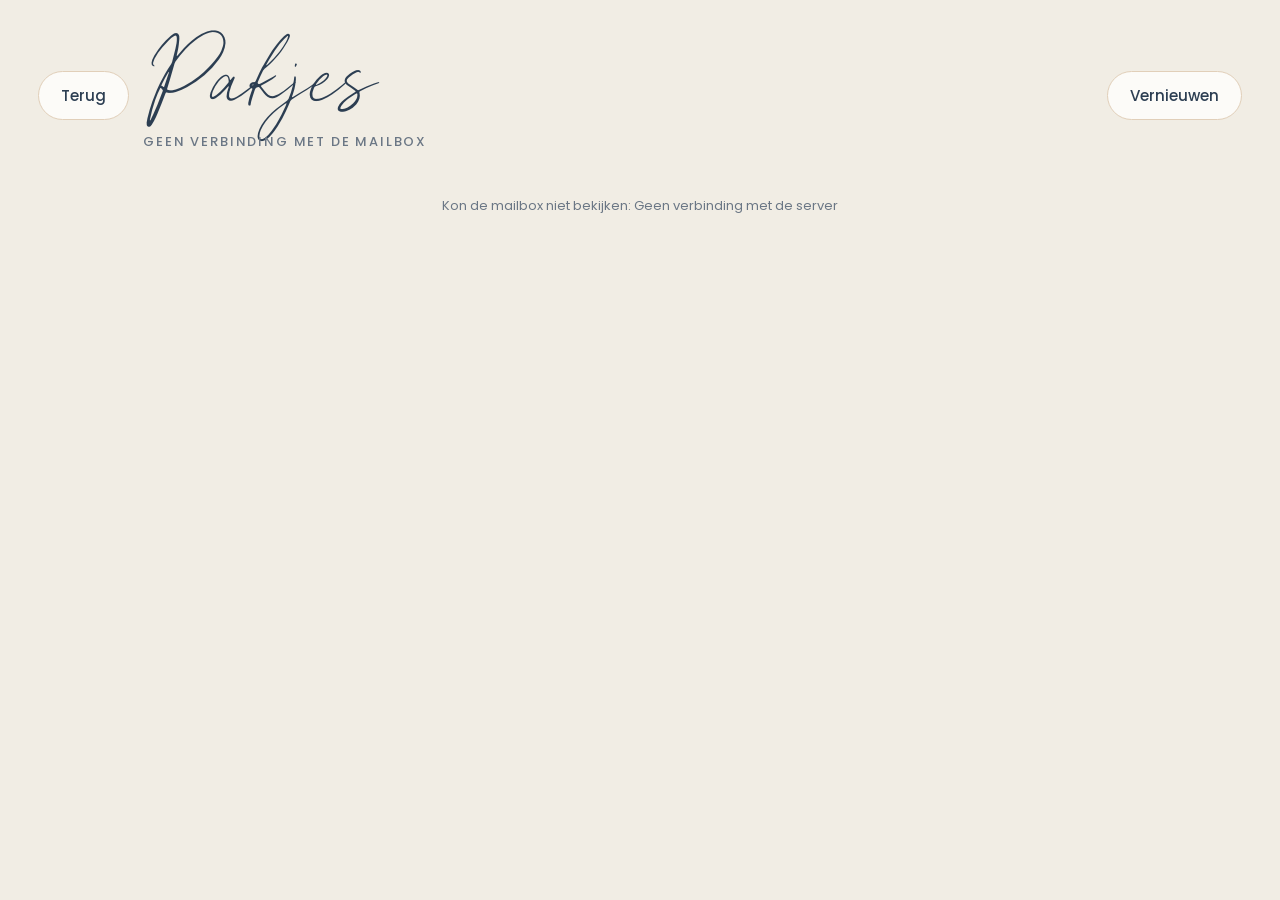
<file: pakjes/index.html>
<!doctype html>
<html lang="nl">
<head>
<meta charset="utf-8">
<meta name="viewport" content="width=device-width, initial-scale=1, maximum-scale=1, user-scalable=no">
<title>Pakjes</title>
<link rel="stylesheet" href="../shared/huisstijl.css">
<style>
  body { padding: var(--gutter); display: flex; flex-direction: column; min-height: 100vh; gap: 22px; }
  [hidden] { display: none !important; }
  .balk { display: flex; align-items: center; gap: 14px; flex-wrap: wrap; }
  .titel { flex: 1; min-width: 200px; }
  .titel h1 { font-family: var(--script); font-weight: normal; font-size: clamp(48px, 6vw, 76px); margin: 0; line-height: 1; }
  .titel .label { margin-top: 18px; }
  .knop[disabled] { opacity: .5; }

  /* Twee blokken (af te halen, onderweg), elk pakje een rij */
  #groepen { display: flex; flex-direction: column; gap: 22px; flex: none; }
  .groep h2 { margin: 0 0 12px 4px; font-family: var(--serif); font-weight: normal; font-size: clamp(26px, 2.4vw, 34px); letter-spacing: 0; text-transform: none; color: var(--navy); display: flex; align-items: center; gap: 12px; }
  .groep h2 .aantal { font-family: var(--sans); font-size: 14px; font-weight: 500; min-width: 30px; height: 30px; padding: 0 9px; border-radius: 999px; background: var(--navy); color: var(--wit); display: inline-grid; place-items: center; }
  #groepen { gap: 34px !important; }
  .vink { flex: none; width: 48px; height: 48px; border-radius: 50%; border: 2px solid var(--lijn); background: var(--wit); display: grid; place-items: center; cursor: pointer; padding: 0; transition: background .2s, border-color .2s; }
  .vink svg { width: 26px; height: 26px; stroke: var(--wit); fill: none; stroke-width: 2.4; stroke-linecap: round; stroke-linejoin: round; opacity: 0; transition: opacity .2s; }
  .vink:hover { border-color: var(--navy); }
  .pakje.af .vink { background: var(--navy); border-color: var(--navy); }
  .pakje.af .vink svg { opacity: 1; }
  .pakje { transition: opacity .3s; }
  .pakje.af { opacity: .45; }
  .stand .tot { color: var(--navy); font-weight: 500; }
  .lijst { list-style: none; margin: 0; padding: 0; background: var(--wit); border: 1px solid var(--lijn); border-radius: var(--radius); overflow: hidden; flex: none; }
  .lijst:empty { display: none; }
  .pakje { display: flex; align-items: center; gap: 12px clamp(14px, 1.6vw, 24px); flex-wrap: wrap; padding: clamp(12px, 1.2vw, 18px) clamp(16px, 1.8vw, 28px); border-bottom: 1px solid var(--lijn); }
  .pakje:last-child { border-bottom: 0; }
  .pakje[data-st="klaar"] { box-shadow: inset 6px 0 0 var(--navy); }
  .pakje .ikoon { flex: none; width: 52px; height: 52px; border-radius: 14px; background: var(--room); display: grid; place-items: center; }
  .pakje .ikoon svg { width: 30px; height: 30px; stroke: var(--navy); fill: none; stroke-width: 1.3; stroke-linecap: round; stroke-linejoin: round; }
  .pakje[data-st="klaar"] .ikoon, .pakje[data-st="vandaag"] .ikoon { background: var(--navy); }
  .pakje[data-st="klaar"] .ikoon svg, .pakje[data-st="vandaag"] .ikoon svg { stroke: var(--wit); }
  .info { flex: 1 1 160px; min-width: 0; }
  .wat { font-family: var(--serif); font-size: clamp(20px, 1.6vw, 24px); line-height: 1.15; margin-top: 2px; overflow-wrap: anywhere; }
  .stand { font-family: var(--sans); font-size: 14px; color: var(--zacht); display: flex; flex-wrap: wrap; gap: 6px 10px; align-items: center; margin-top: 6px; }
  .chip { font-family: var(--sans); font-size: 12px; font-weight: 500; letter-spacing: .08em; text-transform: uppercase; color: var(--navy); background: var(--room); border-radius: 999px; padding: 5px 12px; }
  .pakje[data-st="klaar"] .chip, .pakje[data-st="vandaag"] .chip { background: var(--navy); color: var(--wit); }
  .acties { display: flex; gap: 10px; flex-wrap: wrap; align-items: center; justify-content: flex-end; }
  .pakje .acties { flex: 0 0 auto; margin-left: auto; }
  .acties .vraag { font-family: var(--sans); font-size: 14px; }
  @media (max-width: 640px) { .pakje .ikoon { display: none; } .pakje .acties { flex-basis: 100%; justify-content: flex-start; margin-left: 62px; } }
  .leeg { font-family: var(--serif); font-size: clamp(22px, 2vw, 28px); color: var(--zacht); text-align: center; margin-top: 8vh; }
  .leeg small { display: block; font-family: var(--sans); font-size: 14px; margin-top: 14px; }
  .melding { font-family: var(--sans); font-size: 13px; text-align: center; min-height: 18px; color: var(--zacht); display: flex; gap: 12px; justify-content: center; align-items: center; }
  .melding button { font-family: var(--sans); font-size: 13px; font-weight: 500; color: var(--navy); background: none; border: 0; text-decoration: underline; min-height: 44px; cursor: pointer; }
  .noot { font-family: var(--serif); font-size: 16px; color: var(--zacht); text-align: center; margin: 0; }

  dialog { border: 0; border-radius: var(--radius); padding: 28px; background: var(--wit); color: var(--navy); width: min(480px, 94vw); text-align: center; }
  dialog::backdrop { background: rgba(44, 62, 82, .35); }
  dialog h2 { font-family: var(--serif); font-weight: normal; font-size: 28px; margin: 0 0 6px; }
  .qr { width: min(300px, 70vw); margin: 18px auto 10px; }
  .qr svg { width: 100%; height: auto; display: block; }
  .qrtekst { font-family: var(--sans); font-size: 14px; color: var(--zacht); margin: 0 0 20px; }
  dialog .acties { justify-content: center; }
  .code { margin: 18px 0 4px; display: flex; flex-direction: column; align-items: center; gap: 8px; }
  .codewaarde { font-family: ui-monospace, Menlo, Consolas, monospace; font-size: clamp(20px, 2.4vw, 26px); letter-spacing: .06em; background: var(--room); border-radius: 12px; padding: 10px 16px; user-select: all; overflow-wrap: anywhere; }
</style>
</head>
<body data-home="../" data-terug="5">
  <div class="balk">
    <a class="knop" href="../">Terug</a>
    <div class="titel">
      <h1>Pakjes</h1>
      <div class="label" id="sub">Even kijken in de mailbox…</div>
    </div>
    <button class="knop" id="vernieuw">Vernieuwen</button>
  </div>

  <main id="groepen"></main>
  <div class="leeg" id="leeg" hidden></div>
  <p class="noot" id="noot" hidden>Een pakje verdwijnt pas als een mail zegt dat het geleverd is, of als je het afvinkt. Amazon stuurt geen leveringsmail: vink die pakjes af als ze binnen zijn.</p>
  <div class="melding" id="melding"></div>

  <dialog id="dlg">
    <h2 id="dTitel"></h2>
    <div class="label" id="dSub"></div>
    <div class="code" id="dCode" hidden>
      <div class="label">Trackingcode</div>
      <div class="codewaarde" id="dCodeWaarde"></div>
      <button class="knop" id="dKopieer">Kopiëren</button>
    </div>
    <div id="dLinkDeel">
      <div class="qr" id="dQr"></div>
      <p class="qrtekst">Scan met je gsm om het pakje te volgen.</p>
    </div>
    <div class="acties">
      <button class="knop" id="dOpen" hidden>Open op dit scherm</button>
      <button class="knop vol" id="dSluit">Sluiten</button>
    </div>
  </dialog>

<script src="../shared/config.js"></script>
<script src="../shared/hub-db.js"></script>
<script src="../shared/kiosk.js"></script>
<script src="../shared/qrcode.js"></script>
<script>
  // Pakjes: komt van de server (hubDb.rpc('pakjes')), die de bestel- en verzendmails in Gmail leest.
  // Wat we zelf als "ontvangen" aantikken, staat in pakjes/verborgen = { ids: { <id>: 'yyyy-mm-dd' } }.
  const $ = (id) => document.getElementById(id);
  const esc = (s) => String(s == null ? '' : s).replace(/[&<>"']/g, (c) => ({ '&': '&amp;', '<': '&lt;', '>': '&gt;', '"': '&quot;', "'": '&#39;' }[c]));
  const pad = (n) => String(n).padStart(2, '0');
  const iso = (d) => d.getFullYear() + '-' + pad(d.getMonth() + 1) + '-' + pad(d.getDate());
  const vandaag = () => iso(new Date());
  const morgen = () => { const d = new Date(); d.setDate(d.getDate() + 1); return iso(d); };
  const lang = (s) => new Date(s + 'T12:00:00').toLocaleDateString('nl-BE', { weekday: 'long', day: 'numeric', month: 'long' });

  const STATUS = { besteld: 'Besteld', verzonden: 'Onderweg', vandaag: 'Komt vandaag', klaar: 'Ligt klaar om af te halen' };
  const ICOON = {
    doos: '<path d="M3.5 7.5 12 3l8.5 4.5v9L12 21l-8.5-4.5v-9Z"/><path d="M3.5 7.5 12 12l8.5-4.5M12 12v9M7.8 5.2l8.5 4.6"/>',
    winkel: '<path d="M4 9.5V20h16V9.5"/><path d="M3 9.5 4.5 4h15L21 9.5c0 1.4-1.1 2.5-2.5 2.5S16 10.9 16 9.5c0 1.4-1.1 2.5-2.5 2.5h-3C9.1 12 8 10.9 8 9.5 8 10.9 6.9 12 5.5 12S3 10.9 3 9.5Z"/><path d="M10 20v-5h4v5"/>',
    bon: '<path d="M6 3h12v18l-3-2-3 2-3-2-3 2V3Z"/><path d="M9 8h6M9 12h6"/>',
  };
  const CACHE = 'hub.pakjes';

  let db = null, data = null, verborgen = {}, bezig = false, openLink = null;

  function laatsteStand() {
    try { return JSON.parse(localStorage.getItem(CACHE) || 'null'); } catch (e) { return null; }
  }
  function bewaar(d) { try { localStorage.setItem(CACHE, JSON.stringify(d)); } catch (e) { /* geen opslag */ } }

  function zichtbaar() { return data ? data.pakjes.filter((p) => !verborgen[p.id]) : []; }

  function wanneer(p) {
    if (p.status === 'klaar') {
      if (!p.tot) return '';
      if (p.tot < vandaag()) return 'ophaaltermijn verstreken (' + lang(p.tot) + ')';
      if (p.tot === vandaag()) return 'vandaag laatste dag om op te halen';
      if (p.tot === morgen()) return 'ophalen uiterlijk morgen';
      return 'ophalen tot ' + lang(p.tot);
    }
    if (!p.verwacht) return '';
    if (p.verwacht === vandaag()) return 'verwacht vandaag';
    if (p.verwacht === morgen()) return 'verwacht morgen';
    if (p.verwacht < vandaag()) return 'had er ' + lang(p.verwacht) + ' moeten zijn';
    return 'verwacht ' + lang(p.verwacht);
  }

  const VINK = '<svg viewBox="0 0 24 24" aria-hidden="true"><path d="m5 12.5 4.5 4.5L19 7.5"/></svg>';

  function rijHtml(p) {
    const wat = p.wat || (p.ordernr ? 'Bestelling ' + p.ordernr : 'Bestelling');
    const knop = (p.link || p.code) ? `<button class="knop vol" data-a="volg">${p.volgen || (p.link && p.code) ? 'Volgen' : p.link ? 'Bestelling bekijken' : 'Trackingcode'}</button>` : '';
    const ico = p.status === 'klaar' ? ICOON.winkel : p.status === 'besteld' ? ICOON.bon : ICOON.doos;
    const w = wanneer(p);
    return `<li class="pakje" data-st="${esc(p.status)}" data-id="${esc(p.id)}">
      <button class="vink" data-a="vink" aria-label="${p.status === 'klaar' ? 'Opgehaald' : 'Ontvangen'}: ${esc(wat)}">${VINK}</button>
      <div class="ikoon"><svg viewBox="0 0 24 24" aria-hidden="true">${ico}</svg></div>
      <div class="info"><div class="label">${esc(p.winkel)}</div><div class="wat">${esc(wat)}</div>
        <div class="stand"><span class="chip">${esc(STATUS[p.status] || p.status)}</span>${w ? `<span class="${p.status === 'klaar' ? 'tot' : ''}">${esc(w)}</span>` : ''}</div></div>
      ${knop ? `<div class="acties">${knop}</div>` : ''}
    </li>`;
  }

  function teken() {
    const host = $('groepen'), lijst = zichtbaar();
    $('leeg').hidden = !data || lijst.length > 0;
    $('noot').hidden = !lijst.length;
    if (data && !lijst.length) $('leeg').innerHTML = 'Er zijn geen pakjes onderweg.<small>We kijken in het label Bestellingen en in de bestel- en verzendmails van de laatste 30 dagen.</small>';
    const afhalen = lijst.filter((p) => p.status === 'klaar');
    const onderweg = lijst.filter((p) => p.status === 'verzonden' || p.status === 'vandaag');
    const besteld = lijst.filter((p) => p.status !== 'klaar' && p.status !== 'verzonden' && p.status !== 'vandaag');
    if (data) {
      const t = data.bijgewerkt ? new Date(data.bijgewerkt).toLocaleTimeString('nl-BE', { hour: '2-digit', minute: '2-digit' }) : '';
      const delen = [];
      if (afhalen.length) delen.push(afhalen.length + ' af te halen');
      if (onderweg.length) delen.push(onderweg.length + ' onderweg');
      if (besteld.length) delen.push(besteld.length + ' besteld');
      $('sub').textContent = (delen.join(' · ') || 'Geen pakjes') + (t ? ' · bijgewerkt ' + t : '') + (data.proef ? ' · proefmodus' : '');
    }
    const groep = (titel, items) => items.length ? `<section class="groep"><h2>${titel}<span class="aantal">${items.length}</span></h2><ul class="lijst">${items.map(rijHtml).join('')}</ul></section>` : '';
    host.innerHTML = groep('Af te halen', afhalen) + groep('Onderweg', onderweg) + groep('Besteld', besteld);
    host.querySelectorAll('.pakje').forEach((el) => {
      const p = lijst.find((x) => x.id === el.dataset.id);
      const q = (a) => el.querySelector('[data-a="' + a + '"]');
      if (q('volg')) q('volg').onclick = () => toonVolgen(p);
      q('vink').onclick = () => { el.classList.add('af'); setTimeout(() => verberg(p), 450); };
    });
  }

  function melding(tekst, ongedaan) {
    const m = $('melding');
    m.innerHTML = '';
    if (!tekst) return;
    const s = document.createElement('span'); s.textContent = tekst; m.appendChild(s);
    if (ongedaan) { const b = document.createElement('button'); b.textContent = 'Ongedaan maken'; b.onclick = () => { ongedaan(); melding(''); }; m.appendChild(b); }
    clearTimeout(melding.t); melding.t = setTimeout(() => { m.innerHTML = ''; }, 8000);
  }

  async function bewaarVerborgen() {
    // Opruimen: wat al 60 dagen weg is, hoeft niet meer onthouden te worden.
    const grens = new Date(); grens.setDate(grens.getDate() - 60);
    Object.keys(verborgen).forEach((k) => { if (verborgen[k] < iso(grens)) delete verborgen[k]; });
    try { await db.doc('pakjes/verborgen').set({ ids: verborgen }); }
    catch (e) { melding('Niet bewaard: ' + (e.message || 'geen verbinding')); }
  }
  function verberg(p) {
    const id = p.id;
    verborgen[id] = vandaag(); teken(); bewaarVerborgen();
    melding((p.status === 'klaar' ? 'Opgehaald: ' : 'Ontvangen: ') + (p.wat || p.winkel) + '.', () => { delete verborgen[id]; teken(); bewaarVerborgen(); });
  }

  function toonVolgen(p) {
    openLink = p.link || '';
    $('dTitel').textContent = p.wat || (p.ordernr ? 'Bestelling ' + p.ordernr : p.winkel);
    $('dSub').textContent = p.winkel + (p.ordernr && p.wat ? ' · ' + p.ordernr : '');
    $('dCode').hidden = !p.code;
    $('dCodeWaarde').textContent = p.code || '';
    $('dKopieer').textContent = 'Kopiëren';
    $('dLinkDeel').hidden = !p.link;
    $('dOpen').hidden = !p.link;
    $('dQr').innerHTML = '';
    if (p.link) {
      try {
        const qr = qrcode(0, 'M'); qr.addData(p.link); qr.make();
        $('dQr').innerHTML = qr.createSvgTag({ cellSize: 6, margin: 3, scalable: true });
      } catch (e) { /* geen QR */ }
    }
    $('dlg').showModal();
  }
  $('dKopieer').onclick = async () => {
    const code = $('dCodeWaarde').textContent;
    try { await navigator.clipboard.writeText(code); $('dKopieer').textContent = 'Gekopieerd'; }
    catch (e) {
      const r = document.createRange(); r.selectNodeContents($('dCodeWaarde'));
      const sel = getSelection(); sel.removeAllRanges(); sel.addRange(r);
      $('dKopieer').textContent = 'Geselecteerd';
    }
  };
  $('dSluit').onclick = () => $('dlg').close();
  $('dOpen').onclick = () => {
    // Nieuw venster; het keukenscherm sluit het zelf na 3 minuten (er is daar geen knop om terug te gaan).
    const w = window.open(openLink, '_blank');
    if (w) { try { w.opener = null; } catch (e) { /* ok */ } setTimeout(() => { try { w.close(); } catch (e) { /* ok */ } }, 3 * 60000); }
    $('dlg').close();
  };

  async function laad(vers) {
    if (bezig) return;
    bezig = true; $('vernieuw').disabled = true;
    if (vers) $('sub').textContent = 'Even kijken in de mailbox…';
    try {
      data = await hubDb.rpc('pakjes', { vers: !!vers });
      bewaar(data); melding('');
    } catch (e) {
      const msg = String(e && e.message || '');
      if (/Onbekende opdracht/.test(msg)) melding('Het Apps Script kent pakjes nog niet. Zie README, stap "Pakjes uit Gmail".');
      else if (/toestemming|permission|authoriz|Gmail/i.test(msg)) melding('De hub mag Gmail nog niet lezen. Voer testPakjes één keer uit in Apps Script.');
      else melding('Kon de mailbox niet bekijken' + (msg ? ': ' + msg : '.'));
      if (!data) $('sub').textContent = 'Geen verbinding met de mailbox';
    } finally {
      bezig = false; $('vernieuw').disabled = false; teken();
    }
  }
  $('vernieuw').onclick = () => laad(true);

  (async () => {
    data = laatsteStand(); teken();
    db = await claude.use('db');
    db.doc('pakjes/verborgen').onSnapshot((s) => { verborgen = (s.exists && s.data().ids) ? Object.assign({}, s.data().ids) : {}; teken(); }, () => {});
    laad(false);
    setInterval(() => laad(false), 15 * 60000);
  })();
</script>
</body>
</html>
</file>
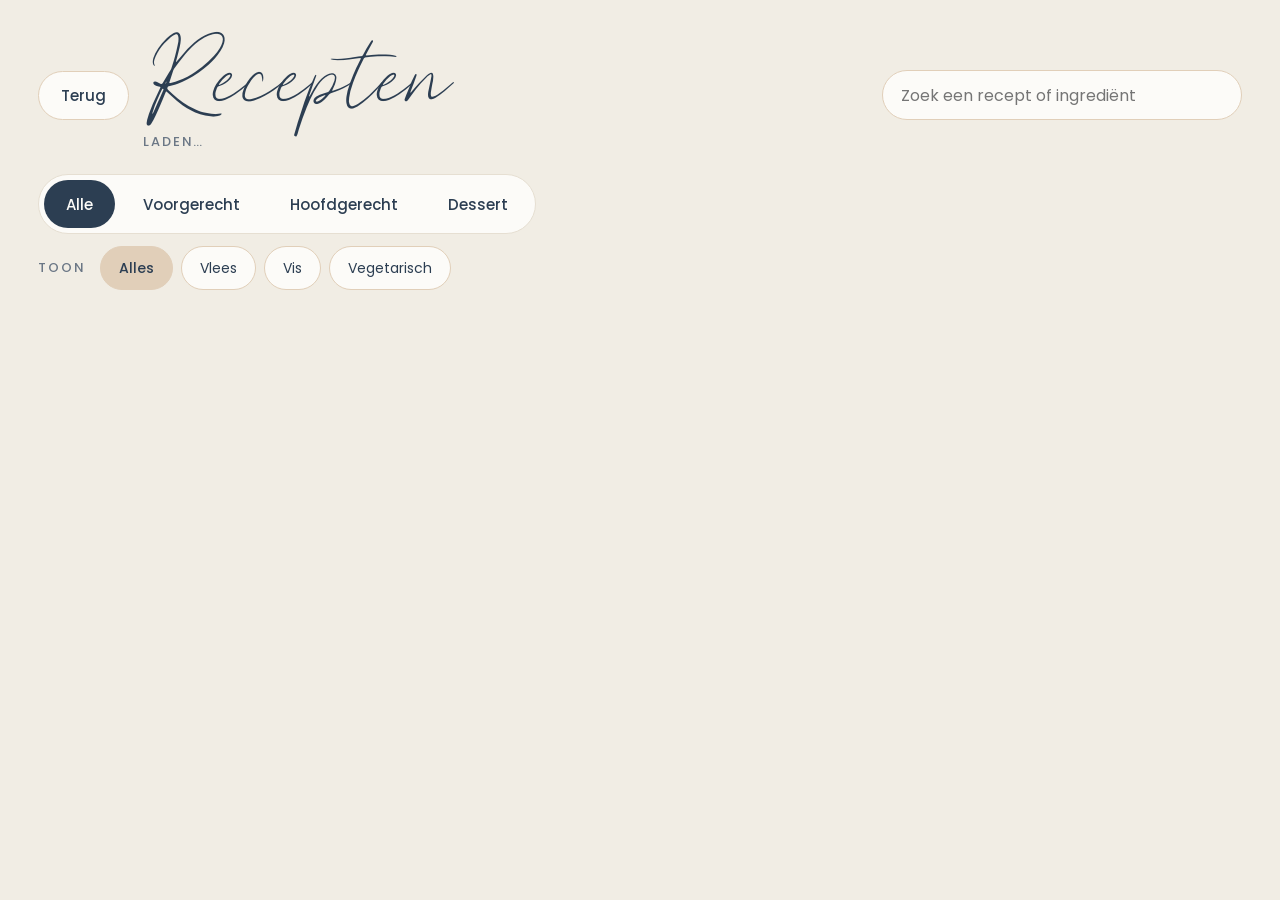
<file: recepten/index.html>
<!doctype html>
<html lang="nl">
<head>
<meta charset="utf-8">
<meta name="viewport" content="width=device-width, initial-scale=1, maximum-scale=1, user-scalable=no">
<title>Recepten</title>
<link rel="stylesheet" href="../shared/huisstijl.css">
<style>
  body { padding: var(--gutter); display: flex; flex-direction: column; min-height: 100vh; gap: 22px; }
  [hidden] { display: none !important; }
  input { -webkit-user-select: text; user-select: text; }
  .balk { display: flex; align-items: center; gap: 14px; flex-wrap: wrap; }
  .titel { flex: 1; min-width: 200px; }
  .titel h1 { font-family: var(--script); font-weight: normal; font-size: clamp(48px, 6vw, 76px); margin: 0; line-height: 1; }
  .titel .label { margin-top: 18px; }
  .zoek { font-family: var(--sans); font-size: 16px; color: var(--navy); min-height: 50px; padding: 0 18px; border: 1px solid var(--beige); border-radius: 999px; background: var(--wit); width: min(360px, 100%); }

  .lijst { display: grid; grid-template-columns: repeat(auto-fill, minmax(min(100%, 260px), 1fr)); gap: 14px; }
  .kaart { background: var(--wit); border: 1px solid var(--lijn); border-radius: var(--radius); padding: 20px; min-height: 130px; display: flex; flex-direction: column; justify-content: space-between; gap: 12px; text-align: left; cursor: pointer; color: var(--navy); font: inherit; }
  .kaart:active { background: var(--room); }
  .kaart.met-foto { display: grid; grid-template-columns: 104px 1fr; align-items: stretch; gap: 16px; padding: 14px 18px 14px 14px; }
  .kaart .tekst { flex: 1; display: flex; flex-direction: column; justify-content: space-between; gap: 12px; padding: 6px 0; min-width: 0; }
  .duim { width: 104px; height: 104px; border-radius: 12px; object-fit: cover; background: var(--room); display: block; align-self: center; }
  .kop-recept { grid-column: 1 / -1; display: flex; gap: 24px; align-items: center; }
  .kop-recept img { width: clamp(180px, 22vw, 320px); aspect-ratio: 4 / 3; object-fit: cover; border-radius: var(--radius); background: var(--wit); border: 1px solid var(--lijn); flex: none; }
  .kaart .naam { font-family: var(--serif); font-size: 24px; line-height: 1.2; overflow-wrap: anywhere; }
  .meta { font-family: var(--sans); font-size: 12px; letter-spacing: .12em; text-transform: uppercase; color: var(--zacht); }
  .filters { display: flex; flex-direction: column; gap: 12px; }
  .gangen { display: flex; gap: 6px; flex-wrap: wrap; background: var(--wit); border: 1px solid var(--lijn); border-radius: 999px; padding: 5px; align-self: flex-start; }
  .gangen button { font-family: var(--sans); font-size: 15px; font-weight: 500; color: var(--navy); background: transparent; border: 0; border-radius: 999px; min-height: 48px; padding: 0 22px; cursor: pointer; }
  .gangen button[aria-pressed="true"] { background: var(--navy); color: var(--wit); }
  .soorten { display: flex; gap: 8px; flex-wrap: wrap; align-items: center; }
  .soorten .label { margin-right: 6px; }
  .soorten button { font-family: var(--sans); font-size: 14px; color: var(--navy); background: var(--wit); border: 1px solid var(--beige); border-radius: 999px; min-height: 44px; padding: 0 18px; cursor: pointer; }
  .soorten button[aria-pressed="true"] { background: var(--beige); border-color: var(--beige); font-weight: 500; }
  .gangen button small, .soorten button small { font-size: 12px; font-weight: 400; opacity: .7; margin-left: 6px; }
  .groep { display: flex; flex-direction: column; gap: 12px; }
  .groep + .groep { margin-top: 18px; }
  .groep h2 { font-family: var(--serif); font-weight: normal; font-size: 28px; margin: 0; }
  .leeg { background: var(--wit); border: 1px solid var(--lijn); border-radius: var(--radius); padding: 40px 24px; text-align: center; font-family: var(--serif); font-size: 20px; color: var(--zacht); grid-column: 1 / -1; }

  .detail { display: grid; grid-template-columns: minmax(260px, 1fr) 2fr; gap: 18px; align-items: start; }
  .vak { background: var(--wit); border: 1px solid var(--lijn); border-radius: var(--radius); padding: 24px 26px; }
  .vak h2 { font-family: var(--sans); font-weight: 500; font-size: 12px; letter-spacing: .14em; text-transform: uppercase; color: var(--zacht); margin: 0 0 14px; }
  .vak ul { margin: 0; padding: 0; list-style: none; }
  .vak ul li { font-family: var(--serif); font-size: 19px; line-height: 1.35; padding: 9px 0; border-top: 1px solid var(--lijn); }
  .vak ul li:first-child { border-top: 0; }
  .vak ol { margin: 0; padding: 0; list-style: none; counter-reset: stap; }
  .vak ol li { counter-increment: stap; display: grid; grid-template-columns: 40px 1fr; gap: 10px; font-family: var(--serif); font-size: 20px; line-height: 1.45; padding: 12px 0; border-top: 1px solid var(--lijn); }
  .vak ol li:first-child { border-top: 0; }
  .vak ol li::before { content: counter(stap); font-family: var(--sans); font-weight: 300; font-size: 26px; line-height: 1.1; }
  .vak p.noot { font-family: var(--serif); font-size: 17px; color: var(--zacht); margin: 16px 0 0; }
  .knoppen { display: flex; gap: 10px; flex-wrap: wrap; }
  .melding { font-family: var(--sans); font-size: 13px; text-align: center; min-height: 18px; color: var(--zacht); }

  dialog { border: 0; border-radius: var(--radius); padding: 28px; background: var(--wit); color: var(--navy); width: min(560px, 92vw); }
  dialog::backdrop { background: rgba(44, 62, 82, .35); }
  dialog h2 { font-family: var(--serif); font-weight: normal; font-size: 28px; margin: 0 0 18px; }
  .dagen { display: grid; grid-template-columns: repeat(auto-fill, minmax(140px, 1fr)); gap: 8px; }
  .dagen button { font-family: var(--sans); font-size: 14px; color: var(--navy); background: var(--room); border: 1px solid var(--lijn); border-radius: 12px; min-height: 54px; padding: 6px 10px; cursor: pointer; text-align: left; }
  .dagen button small { display: block; font-size: 11px; color: var(--zacht); overflow: hidden; text-overflow: ellipsis; white-space: nowrap; }
  .acties { display: flex; justify-content: space-between; gap: 10px; margin-top: 20px; flex-wrap: wrap; align-items: center; }

  @media (max-width: 800px) { .detail { grid-template-columns: 1fr; } .kop-recept { flex-direction: column; align-items: flex-start; } }
</style>
</head>
<body data-home="../" data-terug="10">
  <div class="balk">
    <a class="knop" id="terug" href="../#voeding">Terug</a>
    <div class="titel">
      <h1 id="kop">Recepten</h1>
      <div class="label" id="sub"></div>
    </div>
    <input class="zoek" id="zoek" type="search" placeholder="Zoek een recept of ingrediënt" autocomplete="off">
    <div class="knoppen" id="detailKnoppen" hidden><button class="knop vol" id="opMenu">Op het weekmenu</button></div>
  </div>

  <div class="filters" id="filters">
    <div class="gangen" id="gangen" role="group" aria-label="Categorie"></div>
    <div class="soorten" id="soorten" role="group" aria-label="Filter"></div>
  </div>

  <main id="inhoud"></main>
  <div class="melding" id="melding"></div>

  <dialog id="dlg">
    <h2 id="dTitel">Op welke dag?</h2>
    <div class="dagen" id="dagen"></div>
    <div class="acties">
      <div class="knoppen"><button class="knop" id="dVorige">‹ Vorige week</button><button class="knop" id="dVolgende">Volgende week ›</button></div>
      <button class="knop" id="dSluit">Annuleren</button>
    </div>
  </dialog>

<script src="../shared/config.js"></script>
<script src="../shared/hub-db.js"></script>
<script src="../shared/kiosk.js"></script>
<script>
  // Foto's staan in Google Drive (map 'Family hub – kleding') en worden op dit toestel bewaard.
  const hubDb = window.hubDb;
  var Fotos = (function(){
    var urls = {}, wachtrij = {}, pogingen = {}, bezig = 0, idbP = null;
    function idb(){
      if(idbP) return idbP;
      idbP = new Promise(function(res){
        try{ var r=indexedDB.open('hub-recepten',1); r.onupgradeneeded=function(){ r.result.createObjectStore('fotos'); }; r.onsuccess=function(){ res(r.result); }; r.onerror=function(){ res(null); }; }
        catch(e){ res(null); }
      });
      return idbP;
    }
    function lees(id){ return idb().then(function(d){ if(!d) return null; return new Promise(function(res){ try{ var q=d.transaction('fotos').objectStore('fotos').get(id); q.onsuccess=function(){ res(q.result||null); }; q.onerror=function(){ res(null); }; }catch(e){ res(null); } }); }); }
    function schrijf(id,blob){ return idb().then(function(d){ if(!d) return; try{ d.transaction('fotos','readwrite').objectStore('fotos').put(blob,id); }catch(e){} }); }
    function b64blob(b64){ var b=atob(b64),a=new Uint8Array(b.length); for(var i=0;i<b.length;i++) a[i]=b.charCodeAt(i); return new Blob([a],{type:'image/jpeg'}); }
    function zet(id,blob){ if(!urls[id]) urls[id]=URL.createObjectURL(blob); toon(id); }
    function toon(id){ document.querySelectorAll('img[data-foto="'+id+'"]').forEach(function(im){ if(im.getAttribute('src')!==urls[id]) im.src=urls[id]; }); }
    /* Kleine groepjes, drie tegelijk: de foto's verschijnen geleidelijk. */
    function haal(){
      while(bezig<3){
        var ids=Object.keys(wachtrij).filter(function(id){ return wachtrij[id]===1; }).slice(0,10); if(!ids.length) return;
        bezig++; ids.forEach(function(id){ delete wachtrij[id]; });
        (function(ids){
          hubDb.rpc('fotos',{ids:ids}).then(function(r){
            var f=(r&&r.fotos)||{};
            Object.keys(f).forEach(function(id){ if(!f[id]) return; var b=b64blob(f[id]); schrijf(id,b); zet(id,b); });
            bezig--; haal();
          }).catch(function(){
            // Mislukt (bv. even geen verbinding): tot drie keer opnieuw, telkens wat later.
            var wacht=0;
            ids.forEach(function(id){ pogingen[id]=(pogingen[id]||0)+1; if(pogingen[id]<=3){ wachtrij[id]=1; wacht=Math.max(wacht,pogingen[id]*2000); } });
            bezig--; setTimeout(haal, wacht||0);
          });
        })(ids);
      }
    }
    var plan=null;
    function vraag(id){
      if(!id || urls[id] || wachtrij[id]===0) return;
      wachtrij[id]=0;
      lees(id).then(function(b){
        if(b && b.size){ delete wachtrij[id]; zet(id,b); return; }
        wachtrij[id]=1; clearTimeout(plan); plan=setTimeout(haal,30);
      });
    }
    return {
      vul:function(root){ (root||document).querySelectorAll('img[data-foto]').forEach(function(im){ var id=im.getAttribute('data-foto'); if(urls[id]) im.src=urls[id]; else vraag(id); }); },
    };
  })();

  // Recepten: recepten/<id> = { foto (Drive-id), titel, porties, tijd, gang, soort, ingredienten: [tekst], stappen: [tekst], noot, bron }
  //   gang:  'Voorgerecht' | 'Hoofdgerecht' | 'Dessert'   (ontbreekt = Hoofdgerecht)
  //   soort: 'Vlees' | 'Vis' | 'Vegetarisch'             (oude recepten: afgeleid uit 'categorie')
  const $ = (id) => document.getElementById(id);
  const pad = (n) => String(n).padStart(2, '0');
  const iso = (d) => d.getFullYear() + '-' + pad(d.getMonth() + 1) + '-' + pad(d.getDate());
  const plusDagen = (d, n) => { const x = new Date(d); x.setDate(x.getDate() + n); return x; };
  function maandagVan(d) { const x = new Date(d.getFullYear(), d.getMonth(), d.getDate(), 12); x.setDate(x.getDate() - ((x.getDay() + 6) % 7)); return x; }
  const DAGNAMEN = ['Maandag', 'Dinsdag', 'Woensdag', 'Donderdag', 'Vrijdag', 'Zaterdag', 'Zondag'];
  const lijstVan = (v) => Array.isArray(v) ? v.map(String).filter((x) => x.trim()) : String(v || '').split('\n').filter((x) => x.trim());

  let db = null, recepten = [], menu = {}, geladen = false;
  let kiesMaandag = maandagVan(new Date());

  function huidig() { const id = decodeURIComponent(location.hash.slice(1)); return id ? recepten.find((r) => r.id === id) : null; }
  const GANGEN = ['Voorgerecht', 'Hoofdgerecht', 'Dessert'];
  const SOORTEN = ['Vlees', 'Vis', 'Vegetarisch'];
  function gangVan(r) { const g = GANGEN.find((x) => x.toLowerCase() === String(r.gang || '').trim().toLowerCase()); return g || 'Hoofdgerecht'; }
  function soortVan(r) {
    const v = String(r.soort || r.categorie || '').trim().toLowerCase();
    if (v === 'vlees') return 'Vlees';
    if (v === 'vis') return 'Vis';
    if (['vegetarisch', 'veggie', 'vegan', 'plantaardig'].includes(v)) return 'Vegetarisch';
    return '';
  }
  function meta(r, metGang) { return [metGang ? gangVan(r) : '', soortVan(r), r.tijd, r.porties ? r.porties + ' pers.' : ''].filter(Boolean).join(' · '); }

  let kiesGang = 'Alle', kiesSoort = 'Alle';

  function tekenFilters(basis) {
    const knop = (host, naam, actief, aantal, klik) => {
      const b = document.createElement('button'); b.type = 'button';
      b.setAttribute('aria-pressed', String(actief));
      b.textContent = naam;
      if (aantal !== null) { const s = document.createElement('small'); s.textContent = aantal; b.appendChild(s); }
      b.onclick = klik; host.appendChild(b);
    };
    const gh = $('gangen'), sh = $('soorten');
    gh.innerHTML = ''; sh.innerHTML = '';
    // Aantallen per gang tellen mee met het gekozen soort-filter, en omgekeerd.
    const perSoort = basis.filter((r) => kiesSoort === 'Alle' || soortVan(r) === kiesSoort);
    knop(gh, 'Alle', kiesGang === 'Alle', null, () => { kiesGang = 'Alle'; teken(); });
    GANGEN.forEach((g) => knop(gh, g, kiesGang === g, geladen ? perSoort.filter((r) => gangVan(r) === g).length : null, () => { kiesGang = g; teken(); }));
    const perGang = basis.filter((r) => kiesGang === 'Alle' || gangVan(r) === kiesGang);
    const lab = document.createElement('span'); lab.className = 'label'; lab.textContent = 'Toon'; sh.appendChild(lab);
    knop(sh, 'Alles', kiesSoort === 'Alle', null, () => { kiesSoort = 'Alle'; teken(); });
    SOORTEN.forEach((s) => knop(sh, s, kiesSoort === s, geladen ? perGang.filter((r) => soortVan(r) === s).length : null, () => { kiesSoort = kiesSoort === s ? 'Alle' : s; teken(); }));
  }

  function kaartVan(x, metGang) {
    const b = document.createElement('a'); b.className = 'kaart'; b.href = '#' + encodeURIComponent(x.id); b.style.textDecoration = 'none';
    b.innerHTML = '<div class="tekst"><div class="naam"></div><div class="meta"></div></div>';
    b.querySelector('.naam').textContent = x.titel; b.querySelector('.meta').textContent = meta(x, metGang);
    if (x.foto) { b.classList.add('met-foto'); const im = document.createElement('img'); im.className = 'duim'; im.dataset.foto = x.foto; im.alt = ''; b.prepend(im); }
    return b;
  }

  function teken() {
    const r = huidig(), host = $('inhoud');
    $('zoek').hidden = !!r; $('detailKnoppen').hidden = !r; $('filters').hidden = !!r;
    $('terug').href = r ? '#' : '../#voeding';
    host.innerHTML = '';
    if (r) {
      $('kop').textContent = 'Recepten'; $('sub').textContent = '';
      const d = document.createElement('div'); d.className = 'detail';
      d.innerHTML = `<div class="vak"><h2>Ingrediënten</h2><ul id="ing"></ul></div><div class="vak"><h2>Bereiding</h2><ol id="stap"></ol></div>`;
      const kop = document.createElement('div'); kop.className = 'kop-recept';
      kop.innerHTML = '<div><div class="rtitel" style="font-family:var(--serif);font-size:clamp(30px,3vw,44px);line-height:1.15"></div><div class="meta" style="margin-top:8px"></div></div>';
      kop.querySelector('.rtitel').textContent = r.titel; kop.querySelector('.meta').textContent = meta(r, true);
      if (r.foto) { const im = document.createElement('img'); im.dataset.foto = r.foto; im.alt = r.titel; kop.prepend(im); }
      d.prepend(kop);
      lijstVan(r.ingredienten).forEach((x) => { const li = document.createElement('li'); li.textContent = x; d.querySelector('#ing').appendChild(li); });
      lijstVan(r.stappen).forEach((x) => { const li = document.createElement('li'); li.textContent = x; d.querySelector('#stap').appendChild(li); });
      if (r.noot) { const p = document.createElement('p'); p.className = 'noot'; p.textContent = r.noot; d.querySelector('#stap').after(p); }
      host.appendChild(d);
      Fotos.vul(host);
      window.scrollTo(0, 0);
      return;
    }
    $('kop').textContent = 'Recepten';
    const q = $('zoek').value.trim().toLowerCase();
    const gezocht = recepten.filter((x) => !q || (x.titel + ' ' + gangVan(x) + ' ' + soortVan(x) + ' ' + lijstVan(x.ingredienten).join(' ')).toLowerCase().includes(q));
    tekenFilters(gezocht);
    const zicht = gezocht.filter((x) => (kiesGang === 'Alle' || gangVan(x) === kiesGang) && (kiesSoort === 'Alle' || soortVan(x) === kiesSoort));
    $('sub').textContent = geladen ? recepten.length + (recepten.length === 1 ? ' recept' : ' recepten') : 'Laden…';
    if (geladen && !zicht.length) {
      const g = document.createElement('div'); g.className = 'lijst';
      g.innerHTML = `<div class="leeg">${recepten.length ? 'Geen recept gevonden.' : 'Nog geen recepten. Stuur ze naar Claude, dan verschijnen ze hier.'}</div>`;
      host.appendChild(g); return;
    }
    // Bij 'Alle' per gang groeperen, anders één lijst.
    const groepen = kiesGang === 'Alle' ? GANGEN.map((n) => [n, zicht.filter((x) => gangVan(x) === n)]).filter((x) => x[1].length) : [[null, zicht]];
    groepen.forEach(([naam, items]) => {
      const w = document.createElement('section'); w.className = 'groep';
      if (naam) { const h = document.createElement('h2'); h.textContent = naam; w.appendChild(h); }
      const g = document.createElement('div'); g.className = 'lijst';
      items.forEach((x) => g.appendChild(kaartVan(x, false)));
      w.appendChild(g); host.appendChild(w);
    });
    Fotos.vul(host);
  }

  // Op het weekmenu zetten
  function tekenDagen() {
    const zondag = plusDagen(kiesMaandag, 6), f = (d) => d.toLocaleDateString('nl-BE', { day: 'numeric', month: 'short' });
    $('dTitel').textContent = 'Op welke dag? (' + f(kiesMaandag) + ' – ' + f(zondag) + ')';
    $('dagen').innerHTML = '';
    for (let i = 0; i < 7; i++) {
      const d = plusDagen(kiesMaandag, i), dag = iso(d), b = document.createElement('button');
      b.innerHTML = '<span></span><small></small>';
      b.firstChild.textContent = DAGNAMEN[i] + ' ' + d.getDate();
      b.lastChild.textContent = (menu[dag] && menu[dag].gerecht) || '—';
      b.onclick = async () => {
        const r = huidig(); if (!r) return;
        $('dlg').close();
        try { await db.doc('weekmenu/' + dag).set({ gerecht: r.titel, recept: r.id }); $('melding').textContent = r.titel + ' staat op ' + DAGNAMEN[i].toLowerCase() + ' ' + d.getDate() + '.'; }
        catch (e) { $('melding').textContent = 'Opslaan lukte niet. Probeer het zo nog eens.'; }
      };
      $('dagen').appendChild(b);
    }
  }
  $('opMenu').onclick = () => { if (!db) return; kiesMaandag = maandagVan(new Date()); tekenDagen(); $('dlg').showModal(); };
  $('dVorige').onclick = () => { kiesMaandag = plusDagen(kiesMaandag, -7); tekenDagen(); };
  $('dVolgende').onclick = () => { kiesMaandag = plusDagen(kiesMaandag, 7); tekenDagen(); };
  $('dSluit').onclick = () => $('dlg').close();

  $('zoek').addEventListener('input', teken);
  window.addEventListener('hashchange', () => { $('melding').textContent = ''; teken(); });
  teken();

  claude.use('db').then((d) => {
    if (!d) { $('melding').textContent = 'De opslag is niet bereikbaar.'; return; }
    db = d;
    db.collection('recepten').onSnapshot((snap) => {
      recepten = snap.docs.map((s) => Object.assign({}, s.data() || {}, { id: s.id })).filter((r) => r.titel)
        .sort((a, b) => String(a.titel).localeCompare(String(b.titel), 'nl'));
      geladen = true; teken();
    }, () => { geladen = true; teken(); $('melding').textContent = 'De recepten konden niet geladen worden.'; });
    db.collection('weekmenu').onSnapshot((snap) => { const n = {}; snap.docs.forEach((s) => { n[s.id] = s.data() || {}; }); menu = n; if ($('dlg').open) tekenDagen(); }, () => {});
  });
</script>
</body>
</html>
</file>
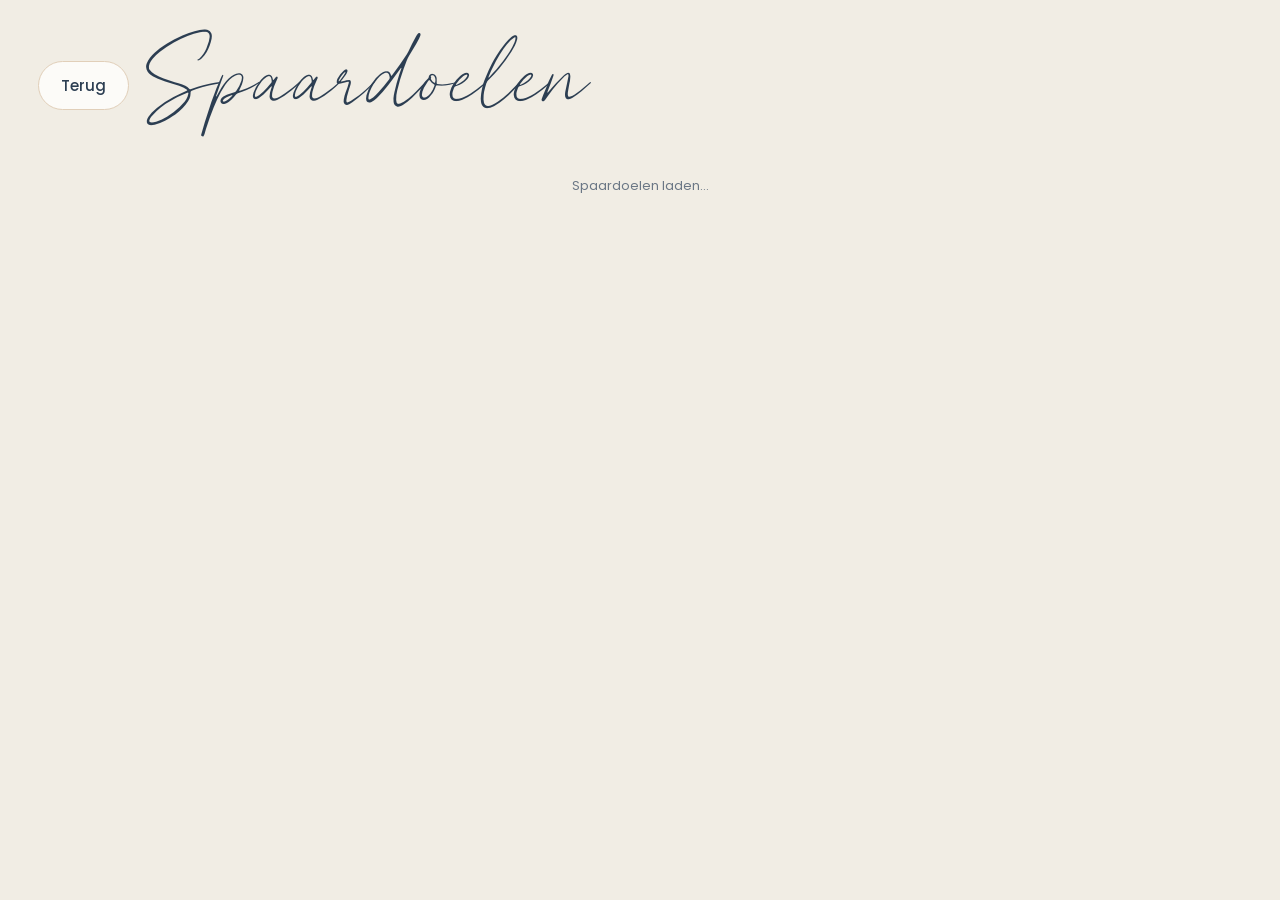
<file: spaardoelen/index.html>
<!doctype html>
<html lang="nl">
<head>
<meta charset="utf-8">
<meta name="viewport" content="width=device-width, initial-scale=1, maximum-scale=1, user-scalable=no">
<title>Spaardoelen</title>
<link rel="stylesheet" href="../shared/huisstijl.css">
<style>
  body { padding: var(--gutter); display: flex; flex-direction: column; min-height: 100vh; gap: 22px; }
  input { -webkit-user-select: text; user-select: text; }
  .balk { display: flex; align-items: center; gap: 14px; flex-wrap: wrap; }
  .titel { flex: 1; min-width: 200px; }
  .titel h1 { font-family: var(--script); font-weight: normal; font-size: clamp(48px, 6vw, 76px); margin: 0; line-height: 1; }
  .titel .label { margin-top: 18px; }
  [hidden] { display: none !important; }
  .melding { font-family: var(--sans); font-size: 13px; text-align: center; min-height: 18px; color: var(--zacht); }

  /* Spaarvarken */
  .varken { display: block; overflow: visible; }
  .varken .romp { fill: var(--wit); }
  .varken .lijn { fill: none; stroke: var(--navy); stroke-width: 3; stroke-linecap: round; stroke-linejoin: round; }
  .varken .peil { transition: transform 1.4s cubic-bezier(.3, .7, .3, 1); }
  .varken .golf { animation: golf 6s linear infinite; }
  @keyframes golf { from { transform: translateX(-110px); } to { transform: translateX(0); } }
  .varken .munt { opacity: 0; }
  .varken .munt.valt { animation: valt 0.9s cubic-bezier(.5, 0, .9, .6) forwards; }
  @keyframes valt { 0% { transform: translateY(-70px); opacity: 0; } 15% { opacity: 1; } 80% { transform: translateY(26px); opacity: 1; } 100% { transform: translateY(40px); opacity: 0; } }

  /* Overzicht */
  .doelen { display: grid; grid-template-columns: repeat(auto-fill, minmax(clamp(170px, 16vw, 230px), 1fr)); gap: clamp(14px, 2vw, 24px); align-content: start; }
  .kaart { background: var(--wit); border: 1px solid var(--lijn); border-radius: var(--radius); padding: clamp(14px, 1.4vw, 20px); display: flex; flex-direction: column; align-items: center; gap: 10px; color: inherit; text-decoration: none; text-align: center; cursor: pointer; font: inherit; }
  .kaart:active { background: var(--room); }
  .kaart .varken { width: 78%; max-width: 170px; margin: 18px 0 2px; }
  .kaart .naam { font-family: var(--serif); font-size: clamp(19px, 1.6vw, 24px); line-height: 1.15; display: flex; align-items: center; gap: 10px; }
  .kaart .naam svg { width: 20px; height: 20px; flex: none; stroke: var(--navy); fill: none; stroke-width: 1.4; stroke-linecap: round; stroke-linejoin: round; }
  .kaart .bedrag { font-family: var(--sans); font-weight: 300; font-size: clamp(22px, 2vw, 28px); font-variant-numeric: tabular-nums; }
  .balkje { width: 100%; height: 8px; border-radius: 99px; background: var(--room); overflow: hidden; }
  .balkje i { display: block; height: 100%; border-radius: 99px; background: var(--navy); transition: width 1.2s ease; }
  .kaart.nieuw { border: 2px dashed var(--beige); background: transparent; justify-content: center; min-height: 180px; color: var(--zacht); }
  .kaart.nieuw .plus { font-family: var(--sans); font-weight: 300; font-size: 48px; line-height: 1; color: var(--beige); }

  /* Eén spaardoel */
  .doel { display: grid; grid-template-columns: minmax(280px, 1fr) minmax(320px, 1.1fr); gap: clamp(20px, 4vw, 56px); align-items: start; max-width: 1300px; width: 100%; margin: 0 auto; }
  .doel .links { background: var(--wit); border: 1px solid var(--lijn); border-radius: var(--radius); padding: clamp(24px, 3vw, 44px); display: flex; flex-direction: column; align-items: center; gap: 14px; }
  .doel .links .varken { width: 100%; max-width: 440px; margin-top: 30px; }
  .pct { font-family: var(--sans); font-weight: 300; font-size: clamp(40px, 4vw, 60px); line-height: 1; font-variant-numeric: tabular-nums; }
  .cijfers { display: grid; grid-template-columns: 1fr 1fr; gap: 12px; }
  .cijfer { background: var(--wit); border: 1px solid var(--lijn); border-radius: 16px; padding: 16px 20px; }
  .cijfer .getal { font-family: var(--sans); font-weight: 300; font-size: clamp(26px, 2.4vw, 36px); line-height: 1.1; margin-top: 6px; font-variant-numeric: tabular-nums; }
  .cijfer.groot { grid-column: 1 / -1; }
  .cijfer.groot .getal { font-size: clamp(44px, 4.4vw, 64px); }
  .kop { margin: 26px 0 12px; }
  .snelknoppen { display: grid; grid-template-columns: repeat(3, 1fr); gap: 10px; }
  .snelknoppen button { font-family: var(--sans); font-weight: 400; font-size: clamp(22px, 2vw, 28px); color: var(--navy); background: var(--wit); border: 1px solid var(--beige); border-radius: 16px; min-height: 78px; cursor: pointer; font-variant-numeric: tabular-nums; }
  .snelknoppen button:active { background: var(--beige); }
  .snelknoppen .ander { background: var(--navy); color: var(--wit); border-color: var(--navy); font-size: clamp(16px, 1.4vw, 19px); }
  .stortingen { display: flex; flex-direction: column; gap: 6px; }
  .storting { display: flex; align-items: center; gap: 14px; background: var(--wit); border: 1px solid var(--lijn); border-radius: 12px; padding: 6px 8px 6px 18px; min-height: 56px; }
  .storting .wanneer { flex: 1; font-family: var(--sans); font-size: 14px; color: var(--zacht); }
  .storting .b { font-family: var(--sans); font-size: 20px; font-variant-numeric: tabular-nums; }
  .storting .b.min { color: #A5604F; }
  .storting button { font-family: var(--sans); font-size: 13px; color: var(--zacht); background: none; border: 0; min-width: 48px; min-height: 44px; border-radius: 10px; cursor: pointer; }
  .storting button.zeker { background: #A5604F; color: var(--wit); padding: 0 12px; }
  .leeg { font-family: var(--serif); font-size: 20px; color: var(--zacht); }
  .bereikt { font-family: var(--serif); font-size: clamp(24px, 2.2vw, 30px); text-align: center; }

  /* Vensters */
  dialog { border: 0; border-radius: var(--radius); padding: 28px; background: var(--wit); color: var(--navy); width: min(560px, 94vw); max-height: 94vh; }
  dialog::backdrop { background: rgba(44, 62, 82, .35); }
  dialog h2 { font-family: var(--serif); font-weight: normal; font-size: 30px; margin: 0 0 18px; }
  .veld { margin-bottom: 18px; }
  .veld .label { display: block; margin-bottom: 8px; }
  .veld input { font-family: var(--sans); font-size: 17px; color: var(--navy); width: 100%; min-height: 52px; padding: 0 14px; border: 1px solid var(--beige); border-radius: 12px; background: var(--wit); }
  .keuzes { display: flex; gap: 8px; flex-wrap: wrap; }
  .keuzes button { width: 56px; height: 56px; border-radius: 14px; border: 1px solid var(--lijn); background: var(--room); cursor: pointer; display: grid; place-items: center; padding: 0; }
  .keuzes button svg { width: 28px; height: 28px; stroke: var(--navy); fill: none; stroke-width: 1.4; stroke-linecap: round; stroke-linejoin: round; }
  .keuzes button[aria-pressed="true"] { border: 3px solid var(--navy); }
  .veldknop { font-family: var(--sans); font-size: 17px; color: var(--navy); width: 100%; min-height: 52px; padding: 0 14px; border: 1px solid var(--beige); border-radius: 12px; background: var(--wit); text-align: left; cursor: pointer; }
  .stapper { display: flex; align-items: center; gap: 10px; }
  .stapper .waarde { flex: 1; text-align: center; font-family: var(--sans); font-size: 18px; }
  .rond { width: 52px; padding: 0; justify-content: center; font-size: 22px; }
  .acties { display: flex; justify-content: space-between; gap: 10px; margin-top: 22px; flex-wrap: wrap; }
  .acties div { display: flex; gap: 10px; }
  .knop.rood { color: #A5604F; border-color: #E7C9BF; }

  /* Rekenklavier */
  #klavier { width: min(440px, 94vw); }
  .richting { display: grid; grid-template-columns: 1fr 1fr; gap: 8px; margin-bottom: 14px; }
  .richting button { font-family: var(--sans); font-size: 16px; min-height: 50px; border-radius: 999px; border: 1px solid var(--beige); background: var(--wit); color: var(--navy); cursor: pointer; }
  .richting button[aria-pressed="true"] { background: var(--navy); color: var(--wit); border-color: var(--navy); }
  .scherm { font-family: var(--sans); font-weight: 300; font-size: 54px; text-align: right; padding: 8px 14px; border-bottom: 2px solid var(--beige); margin-bottom: 14px; font-variant-numeric: tabular-nums; min-height: 80px; }
  .toetsen { display: grid; grid-template-columns: repeat(3, 1fr); gap: 8px; }
  .toetsen button { font-family: var(--sans); font-size: 28px; color: var(--navy); background: var(--room); border: 0; border-radius: 14px; min-height: 70px; cursor: pointer; }
  .toetsen button:active { background: var(--beige); }

  @media (max-width: 820px) { .doel { grid-template-columns: 1fr; } }
</style>
</head>
<body data-home="../" data-terug="5">
  <div class="balk">
    <a class="knop" id="terug" href="../">Terug</a>
    <div class="titel">
      <h1 id="titel">Spaardoelen</h1>
      <div class="label" id="sub"></div>
    </div>
    <button class="knop" id="bewerk" hidden>Bewerken</button>
  </div>

  <main class="doelen" id="overzicht"></main>

  <main class="doel" id="detail" hidden>
    <section class="links">
      <div id="dVarken"></div>
      <div class="pct" id="dPct"></div>
      <div class="balkje" id="dBalk" style="max-width:440px"><i></i></div>
      <div class="bereikt" id="dBereikt" hidden>Doel bereikt! 🎉</div>
    </section>
    <section>
      <div class="cijfers">
        <div class="cijfer groot"><div class="label">Gespaard</div><div class="getal" id="dGespaard"></div></div>
        <div class="cijfer"><div class="label">Doel</div><div class="getal" id="dDoel"></div></div>
        <div class="cijfer"><div class="label">Nog te sparen</div><div class="getal" id="dNog"></div></div>
        <div class="cijfer groot" id="dMaandVak" hidden><div class="label" id="dMaandLabel"></div><div class="getal" id="dMaand"></div></div>
      </div>
      <div class="label kop">Geld in het spaarvarken</div>
      <div class="snelknoppen" id="snel"></div>
      <div class="label kop">Laatste keren</div>
      <div class="stortingen" id="dLijst"></div>
    </section>
  </main>

  <div class="melding" id="melding"></div>

  <!-- Bedrag intikken -->
  <dialog id="klavier">
    <h2 id="kTitel">Ander bedrag</h2>
    <div class="richting" id="kRichting">
      <button type="button" data-r="1" aria-pressed="true">Erbij</button>
      <button type="button" data-r="-1" aria-pressed="false">Eraf</button>
    </div>
    <div class="scherm" id="kScherm">€ 0</div>
    <div class="toetsen" id="kToetsen"></div>
    <div class="acties"><div></div><div><button type="button" class="knop" id="kAnnuleer">Annuleren</button><button type="button" class="knop vol" id="kOk">Opslaan</button></div></div>
  </dialog>

  <!-- Spaardoel maken of aanpassen -->
  <dialog id="dlg">
    <form id="form">
      <h2 id="fKop">Spaardoel</h2>
      <div class="veld"><label class="label" for="fNaam">Naam</label><input id="fNaam" maxlength="40" autocomplete="off" required></div>
      <div class="veld"><span class="label">Doelbedrag</span><button type="button" class="veldknop" id="fDoel"></button></div>
      <div class="veld"><span class="label">Tegen wanneer</span>
        <div class="stapper"><button type="button" class="knop rond" id="fMin" aria-label="Maand eerder">‹</button><div class="waarde" id="fTegen"></div><button type="button" class="knop rond" id="fPlus" aria-label="Maand later">›</button></div>
      </div>
      <div class="veld"><span class="label">Icoon</span><div class="keuzes" id="fIcoon"></div></div>
      <div class="veld"><span class="label">Kleur in het varken</span><div class="keuzes" id="fKleur"></div></div>
      <div class="acties">
        <div><button type="button" class="knop rood" id="fWeg">Verwijderen</button></div>
        <div><button type="button" class="knop" id="fAnnuleer">Annuleren</button><button type="submit" class="knop vol">Opslaan</button></div>
      </div>
    </form>
  </dialog>

<script src="../shared/config.js"></script>
<script src="../shared/hub-db.js"></script>
<script src="../shared/kiosk.js"></script>
<script>
  // Eén document per doel: spaardoelen/<id> = { naam, doel (cent of null), tegen ('JJJJ-MM' of null), icoon, kleur, volgorde, stortingen: [{ id, c (cent, mag negatief), t (ISO) }] }
  const $ = (id) => document.getElementById(id);
  const ICONEN = {
    zon: '<circle cx="12" cy="12" r="4"/><path d="M12 2.5v2M12 19.5v2M2.5 12h2M19.5 12h2M5.3 5.3l1.4 1.4M17.3 17.3l1.4 1.4M5.3 18.7l1.4-1.4M17.3 6.7l1.4-1.4"/>',
    berg: '<path d="M2.5 19.5 9 8l3.5 6 2.5-4 6.5 9.5Z"/><path d="m7.2 11.2 1.8 1.3 1.6-1.6"/><path d="M17.5 4.5v4M15.5 6.5h4M16.1 5.1l2.8 2.8M18.9 5.1l-2.8 2.8"/>',
    kasteel: '<path d="M4 21V9h3v2h2V9h2v2h2V9h2v2h2V9h3v12Z"/><path d="M10 21v-4a2 2 0 0 1 4 0v4M7 9V5l1.5-1.5L10 5v4M14 9V5l1.5-1.5L17 5v4"/>',
    vliegtuig: '<path d="M10.5 3.5c0-.8.7-1.5 1.5-1.5s1.5.7 1.5 1.5V9l8 4.5v2l-8-2.5v5l2.5 2v1.5L12 20.5 8 21.5V20l2.5-2v-5l-8 2.5v-2l8-4.5Z"/>',
    huis: '<path d="M3.5 11 12 4l8.5 7"/><path d="M5.5 9.5V20h13V9.5M10 20v-5h4v5"/>',
    cadeau: '<rect x="3.5" y="8.5" width="17" height="4" rx="1"/><path d="M5 12.5V20h14v-7.5M12 8.5V20M12 8.5c-1.5-3-5-4-5-1.5 0 1.5 3 1.5 5 1.5Zm0 0c1.5-3 5-4 5-1.5 0 1.5-3 1.5-5 1.5Z"/>',
    auto: '<path d="M3.5 16.5v-4l2-5h13l2 5v4Z"/><path d="M3.5 12.5h17M7 19.5v-3M17 19.5v-3"/><circle cx="7.5" cy="14.5" r=".5"/><circle cx="16.5" cy="14.5" r=".5"/>',
    ster: '<path d="m12 3 2.7 5.6 6.1.8-4.4 4.3 1 6.1L12 17l-5.4 2.8 1-6.1-4.4-4.3 6.1-.8Z"/>',
  };
  const KLEUREN = { beige: '#E1CFB9', roze: '#FFD5DC', blauw: '#C7E6FD', groen: '#CFE0C8', zand: '#EBD9A8' };
  // Vaste doelen (bedragen in cent). Verhoog START_VERSIE om ze opnieuw door te voeren;
  // al gespaard geld blijft altijd behouden.
  const START_VERSIE = 2;
  const START = [
    { id: 'zomerreis-2026', naam: 'Zomerreis 2027', doel: 500000, tegen: '2027-07', icoon: 'zon', kleur: 'blauw', volgorde: 1 },
    { id: 'skireis-2028', naam: 'Skireis 2028', doel: 500000, tegen: '2028-02', icoon: 'berg', kleur: 'beige', volgorde: 2 },
    { id: 'disneyland-2028', naam: 'Disneyland 2028', doel: 150000, tegen: null, icoon: 'kasteel', kleur: 'roze', volgorde: 3 },
  ];
  const MAANDEN = ['januari', 'februari', 'maart', 'april', 'mei', 'juni', 'juli', 'augustus', 'september', 'oktober', 'november', 'december'];

  let db = null, geladen = false, doelen = [];

  /* ---------- hulpjes ---------- */
  function euro(c) {
    const heel = c % 100 === 0;
    return new Intl.NumberFormat('nl-BE', { style: 'currency', currency: 'EUR', minimumFractionDigits: heel ? 0 : 2, maximumFractionDigits: heel ? 0 : 2 }).format(c / 100);
  }
  const som = (d) => (d.stortingen || []).reduce((s, x) => s + (Number(x.c) || 0), 0);
  const pct = (d) => (d.doel ? Math.max(0, som(d) / d.doel * 100) : null);
  const maandTekst = (t) => { if (!t) return 'Geen datum'; const [j, m] = t.split('-').map(Number); return MAANDEN[m - 1] + ' ' + j; };
  function maandenTot(t) {
    if (!t) return null;
    const [j, m] = t.split('-').map(Number), nu = new Date();
    return (j - nu.getFullYear()) * 12 + (m - 1 - nu.getMonth());
  }
  const nieuwId = () => Date.now().toString(36) + Math.random().toString(36).slice(2, 6);

  /* ---------- het spaarvarken ---------- */
  let varkenNr = 0;
  function varken(kleur) {
    const n = ++varkenNr, k = KLEUREN[kleur] || KLEUREN.beige;
    let golf = 'M-110 6';
    for (let x = -110; x < 330; x += 55) golf += ' q13.75 -9 27.5 0 t27.5 0';
    golf += ' V220 H-110 Z';
    const vorm = '<ellipse cx="105" cy="92" rx="78" ry="58"/><rect x="166" y="72" width="32" height="40" rx="15"/><path d="M128 44 150 16l10 34Z"/><rect x="56" y="128" width="24" height="33" rx="7"/><rect x="128" y="128" width="24" height="33" rx="7"/>';
    return `<svg class="varken" viewBox="0 0 220 170" aria-hidden="true">
      <defs><clipPath id="vk${n}">${vorm}</clipPath></defs>
      <g fill="#2C3E52" stroke="#2C3E52" stroke-width="6" stroke-linejoin="round">${vorm}</g>
      <g class="romp">${vorm}</g>
      <g clip-path="url(#vk${n})"><g class="peil" style="transform: translateY(165px)"><path class="golf" d="${golf}" fill="${k}"/></g></g>
      <path class="lijn" d="M28 82c-12-6-18 8-8 10 7 1 6-9-1-8"/>
      <circle cx="148" cy="74" r="4.5" fill="#2C3E52"/>
      <ellipse cx="178" cy="92" rx="2.6" ry="4" fill="#2C3E52"/><ellipse cx="187" cy="92" rx="2.6" ry="4" fill="#2C3E52"/>
      <rect x="86" y="37" width="38" height="7" rx="3.5" fill="#2C3E52"/>
      <g class="munt"><circle cx="105" cy="22" r="15" fill="#EBD9A8" stroke="#2C3E52" stroke-width="2.5"/><text x="105" y="28.5" text-anchor="middle" font-family="Poppins, sans-serif" font-size="17" font-weight="500" fill="#2C3E52">€</text></g>
    </svg>`;
  }
  // Peil van 0 % (onderaan de buik) tot 100 % (bovenkant van de rug).
  function zetPeil(svg, p) {
    const v = p === null ? 0 : Math.min(p, 100);
    const y = 152 - (v / 100) * (152 - 32);
    svg.querySelector('.peil').style.transform = `translateY(${v > 0 ? y : 175}px)`;
  }
  function muntErin(svg) {
    const m = svg.querySelector('.munt');
    m.classList.remove('valt'); void m.getBoundingClientRect(); m.classList.add('valt');
  }

  /* ---------- schermen ---------- */
  function huidig() { const id = decodeURIComponent(location.hash.slice(1)); return doelen.find((d) => d.id === id) || null; }

  function teken() {
    const d = huidig();
    $('overzicht').hidden = !!d;
    $('detail').hidden = !d;
    $('bewerk').hidden = !d;
    $('terug').href = d ? '#' : '../';
    if (d) return tekenDetail(d);
    $('titel').textContent = 'Spaardoelen';
    const totaal = doelen.reduce((s, x) => s + som(x), 0);
    $('sub').textContent = geladen ? 'Samen gespaard: ' + euro(totaal) : '';
    const w = $('overzicht');
    w.innerHTML = '';
    doelen.forEach((x) => {
      const a = document.createElement('a');
      a.className = 'kaart'; a.href = '#' + encodeURIComponent(x.id);
      const p = pct(x);
      a.innerHTML = varken(x.kleur) + '<div class="naam"></div>';
      a.querySelector('.naam').innerHTML = '<svg viewBox="0 0 24 24" aria-hidden="true">' + (ICONEN[x.icoon] || ICONEN.ster) + '</svg>';
      a.querySelector('.naam').appendChild(document.createTextNode(x.naam));
      a.setAttribute('aria-label', x.naam + ', ' + euro(som(x)) + ' gespaard');
      w.appendChild(a);
      requestAnimationFrame(() => requestAnimationFrame(() => {
        zetPeil(a.querySelector('.varken'), x.doel ? p : (som(x) > 0 ? 12 : 0));
      }));
    });
    if (geladen) {
      const b = document.createElement('button');
      b.className = 'kaart nieuw'; b.type = 'button';
      b.innerHTML = '<div class="plus">+</div><div class="label">Nieuw spaardoel</div>';
      b.onclick = () => bewerk(null);
      w.appendChild(b);
    }
  }

  let getekend = null; // welk doel staat nu open (voor het muntje)
  function tekenDetail(d, munt) {
    $('titel').textContent = d.naam;
    $('sub').textContent = d.tegen ? 'Tegen ' + maandTekst(d.tegen) : '';
    if (getekend !== d.id || !$('dVarken').firstChild) { $('dVarken').innerHTML = varken(d.kleur); getekend = d.id; }
    const svg = $('dVarken').querySelector('svg');
    svg.querySelector('.golf').setAttribute('fill', KLEUREN[d.kleur] || KLEUREN.beige);
    const g = som(d), p = pct(d);
    if (munt) { muntErin(svg); setTimeout(() => zetPeil(svg, d.doel ? p : (g > 0 ? 12 : 0)), 700); }
    else requestAnimationFrame(() => requestAnimationFrame(() => zetPeil(svg, d.doel ? p : (g > 0 ? 12 : 0))));
    $('dPct').textContent = d.doel ? Math.floor(p) + '%' : '';
    $('dBalk').hidden = !d.doel;
    $('dBalk').querySelector('i').style.width = Math.min(p || 0, 100) + '%';
    $('dBereikt').hidden = !(d.doel && g >= d.doel);
    $('dGespaard').textContent = euro(g);
    $('dDoel').textContent = d.doel ? euro(d.doel) : 'Volgt nog';
    $('dNog').textContent = d.doel ? euro(Math.max(0, d.doel - g)) : '—';
    const m = maandenTot(d.tegen), rest = d.doel ? d.doel - g : 0;
    $('dMaandVak').hidden = !(d.doel && d.tegen && rest > 0);
    if (!$('dMaandVak').hidden) {
      if (m > 0) { $('dMaandLabel').textContent = 'Per maand tot ' + maandTekst(d.tegen); $('dMaand').textContent = euro(Math.ceil(rest / m / 100) * 100); }
      else { $('dMaandLabel').textContent = maandTekst(d.tegen); $('dMaand').textContent = 'Nog ' + euro(rest); }
    }
    // Snelknoppen
    const s = $('snel');
    if (!s.firstChild) {
      [10, 20, 50, 100, 250].forEach((e) => { const b = document.createElement('button'); b.type = 'button'; b.textContent = '+ € ' + e; b.onclick = () => stort(e * 100); s.appendChild(b); });
      const b = document.createElement('button'); b.type = 'button'; b.className = 'ander'; b.textContent = 'Ander bedrag'; b.onclick = () => klavier(); s.appendChild(b);
    }
    // Lijst
    const l = $('dLijst');
    l.innerHTML = '';
    const lijst = (d.stortingen || []).slice().sort((a, b) => (b.t > a.t ? 1 : -1)).slice(0, 8);
    if (!lijst.length) l.innerHTML = '<div class="leeg">Nog niets gespaard. Tik op een bedrag om te beginnen.</div>';
    lijst.forEach((x) => {
      const r = document.createElement('div'); r.className = 'storting';
      const dt = new Date(x.t);
      r.innerHTML = '<span class="wanneer"></span><span class="b"></span><button type="button" aria-label="Wissen">✕</button>';
      r.querySelector('.wanneer').textContent = dt.toLocaleDateString('nl-BE', { weekday: 'short', day: 'numeric', month: 'long', year: dt.getFullYear() === new Date().getFullYear() ? undefined : 'numeric' });
      const b = r.querySelector('.b'); b.textContent = (x.c < 0 ? '− ' : '+ ') + euro(Math.abs(x.c)); if (x.c < 0) b.classList.add('min');
      const k = r.querySelector('button');
      let t;
      k.onclick = () => {
        if (k.classList.contains('zeker')) { clearTimeout(t); wisStorting(x.id); return; }
        k.classList.add('zeker'); k.textContent = 'Wissen?';
        t = setTimeout(() => { k.classList.remove('zeker'); k.textContent = '✕'; }, 3000);
      };
      l.appendChild(r);
    });
  }

  /* ---------- opslaan ---------- */
  async function bewaar(d) {
    try {
      const { id, ...data } = d;
      await db.doc('spaardoelen/' + id).set(data);
      $('melding').textContent = '';
    } catch (e) { $('melding').textContent = 'Opslaan lukte niet. Probeer het zo nog eens.'; }
  }
  function stort(c) {
    const d = huidig(); if (!d || !db || !c) return;
    d.stortingen = (d.stortingen || []).concat([{ id: nieuwId(), c, t: new Date().toISOString() }]);
    tekenDetail(d, c > 0);
    bewaar(d);
  }
  function wisStorting(sid) {
    const d = huidig(); if (!d) return;
    d.stortingen = (d.stortingen || []).filter((x) => x.id !== sid);
    tekenDetail(d);
    bewaar(d);
  }

  /* ---------- rekenklavier ---------- */
  let kWaarde = '', kRichting = 1, kKlaar = null;
  function kToon() {
    const [e, c] = kWaarde.split(',');
    $('kScherm').textContent = (kRichting < 0 ? '− ' : '') + '€ ' + (e ? Number(e).toLocaleString('nl-BE') : '0') + (c !== undefined ? ',' + c : '');
  }
  function kCent() { if (!kWaarde) return 0; const [e, c = ''] = kWaarde.split(','); return Number(e || 0) * 100 + Number((c + '00').slice(0, 2)); }
  ['1', '2', '3', '4', '5', '6', '7', '8', '9', ',', '0', '⌫'].forEach((t) => {
    const b = document.createElement('button'); b.type = 'button'; b.textContent = t;
    if (t === '⌫') b.setAttribute('aria-label', 'Wissen');
    b.onclick = () => {
      if (t === '⌫') kWaarde = kWaarde.slice(0, -1);
      else if (t === ',') { if (!kWaarde.includes(',')) kWaarde = (kWaarde || '0') + ','; }
      else {
        const [e, c] = kWaarde.split(',');
        if (c !== undefined ? c.length < 2 : (e || '').length < 6) kWaarde = (kWaarde === '0' ? '' : kWaarde) + t;
      }
      kToon();
    };
    $('kToetsen').appendChild(b);
  });
  $('kRichting').querySelectorAll('button').forEach((b) => b.onclick = () => {
    kRichting = Number(b.dataset.r);
    $('kRichting').querySelectorAll('button').forEach((x) => x.setAttribute('aria-pressed', x === b));
    kToon();
  });
  function klavier(opties = {}) {
    kWaarde = opties.start ? String(opties.start / 100).replace('.', ',') : '';
    kRichting = 1;
    $('kRichting').querySelectorAll('button').forEach((x) => x.setAttribute('aria-pressed', x.dataset.r === '1'));
    $('kRichting').hidden = !!opties.zonderRichting;
    $('kTitel').textContent = opties.titel || 'Ander bedrag';
    kKlaar = opties.klaar || ((c) => stort(c));
    kToon();
    $('klavier').showModal();
  }
  $('kAnnuleer').onclick = () => $('klavier').close();
  $('kOk').onclick = () => { const c = kCent() * kRichting; $('klavier').close(); kKlaar(c); };

  /* ---------- doel maken of aanpassen ---------- */
  let open = null, fDoel = null, fTegen = null, fIcoon = 'ster', fKleur = 'beige';
  function tekenKeuzes() {
    $('fIcoon').innerHTML = ''; $('fKleur').innerHTML = '';
    Object.keys(ICONEN).forEach((k) => {
      const b = document.createElement('button'); b.type = 'button'; b.setAttribute('aria-label', k);
      b.innerHTML = '<svg viewBox="0 0 24 24" aria-hidden="true">' + ICONEN[k] + '</svg>';
      b.setAttribute('aria-pressed', k === fIcoon); b.onclick = () => { fIcoon = k; tekenKeuzes(); };
      $('fIcoon').appendChild(b);
    });
    Object.keys(KLEUREN).forEach((k) => {
      const b = document.createElement('button'); b.type = 'button'; b.setAttribute('aria-label', k);
      b.style.background = KLEUREN[k];
      b.setAttribute('aria-pressed', k === fKleur); b.onclick = () => { fKleur = k; tekenKeuzes(); };
      $('fKleur').appendChild(b);
    });
    $('fDoel').textContent = fDoel ? euro(fDoel) : 'Nog niet bekend (tik om in te vullen)';
    $('fTegen').textContent = maandTekst(fTegen);
  }
  function bewerk(d) {
    if (!db) return;
    open = d;
    $('fKop').textContent = d ? 'Spaardoel aanpassen' : 'Nieuw spaardoel';
    $('fNaam').value = d ? d.naam : '';
    fDoel = d ? d.doel : null; fTegen = d ? d.tegen : null;
    fIcoon = d ? d.icoon : 'ster'; fKleur = d ? d.kleur : 'beige';
    $('fWeg').hidden = !d;
    tekenKeuzes();
    $('dlg').showModal();
  }
  function schuif(n) {
    const nu = new Date();
    let [j, m] = fTegen ? fTegen.split('-').map(Number) : [nu.getFullYear(), nu.getMonth() + 1];
    if (!fTegen) { fTegen = j + '-' + String(m).padStart(2, '0'); }
    m += n; while (m > 12) { m -= 12; j++; } while (m < 1) { m += 12; j--; }
    const nieuw = j + '-' + String(m).padStart(2, '0');
    const deze = nu.getFullYear() + '-' + String(nu.getMonth() + 1).padStart(2, '0');
    fTegen = nieuw < deze ? null : nieuw;
    tekenKeuzes();
  }
  $('fMin').onclick = () => schuif(-1);
  $('fPlus').onclick = () => schuif(1);
  $('fDoel').onclick = () => klavier({ titel: 'Doelbedrag', start: fDoel, zonderRichting: true, klaar: (c) => { fDoel = c > 0 ? c : null; tekenKeuzes(); } });
  $('fAnnuleer').onclick = () => $('dlg').close();
  $('form').onsubmit = (e) => {
    e.preventDefault();
    const naam = $('fNaam').value.trim(); if (!naam) return;
    const d = open || { id: nieuwId(), stortingen: [], volgorde: doelen.reduce((m, x) => Math.max(m, x.volgorde || 0), 0) + 1 };
    Object.assign(d, { naam, doel: fDoel, tegen: fTegen, icoon: fIcoon, kleur: fKleur });
    if (!open) doelen.push(d);
    $('dlg').close();
    bewaar(d);
    teken();
  };
  let wegKlok;
  $('fWeg').onclick = async () => {
    const b = $('fWeg');
    if (!b.dataset.zeker) { b.dataset.zeker = '1'; b.textContent = 'Zeker? Tik nog eens'; wegKlok = setTimeout(() => { delete b.dataset.zeker; b.textContent = 'Verwijderen'; }, 3000); return; }
    clearTimeout(wegKlok); delete b.dataset.zeker; b.textContent = 'Verwijderen';
    const d = open; $('dlg').close();
    doelen = doelen.filter((x) => x !== d);
    location.hash = '';
    try { await db.doc('spaardoelen/' + d.id).delete(); } catch (e) { $('melding').textContent = 'Verwijderen lukte niet.'; }
  };
  $('dlg').addEventListener('close', () => { clearTimeout(wegKlok); delete $('fWeg').dataset.zeker; $('fWeg').textContent = 'Verwijderen'; });
  $('bewerk').onclick = () => bewerk(huidig());

  /* ---------- laden ---------- */
  window.addEventListener('hashchange', () => { getekend = null; teken(); });
  teken();
  async function klaarzetten() {
    // Zet de vaste doelen in de opslag (eenmalig per START_VERSIE).
    const vlag = await db.doc('instellingen/spaardoelen').get();
    if (vlag.exists && (vlag.data() || {}).versie >= START_VERSIE) return;
    for (const st of START) {
      const { id, ...rest } = st;
      const ref = db.doc('spaardoelen/' + id), oud = await ref.get();
      await ref.set(Object.assign({}, oud.exists ? oud.data() : {}, rest, { stortingen: oud.exists ? (oud.data().stortingen || []) : [] }));
    }
    await db.doc('instellingen/spaardoelen').set({ versie: START_VERSIE, gestart: new Date().toISOString() });
  }

  let stop = null, pogingen = 0;
  function luister() {
    if (stop) stop();
    stop = db.collection('spaardoelen').onSnapshot((snap) => {
      doelen = snap.docs.map((s) => Object.assign({ id: s.id }, JSON.parse(JSON.stringify(s.data() || {}))))
        .sort((a, b) => (a.volgorde || 0) - (b.volgorde || 0));
      if (snap.empty && snap.metadata.fromCache) return; // wacht op de echte gegevens
      geladen = true; $('melding').textContent = '';
      if (!$('dlg').open && !$('klavier').open) teken();
    }, (e) => {
      console.error('spaardoelen:', e);
      // Bv. tabblad nog niet aangemaakt: even later opnieuw proberen.
      if (++pogingen <= 5) setTimeout(luister, 3000);
      else { geladen = true; teken(); $('melding').textContent = 'De spaardoelen konden niet geladen worden.'; }
    });
  }

  claude.use('db').then(async (d) => {
    if (!d) { $('melding').textContent = 'De opslag is niet bereikbaar.'; return; }
    db = d;
    $('melding').textContent = 'Spaardoelen laden…';
    for (let i = 0; i < 3; i++) {
      try { await klaarzetten(); break; } catch (e) { console.error('klaarzetten:', e); await new Promise((r) => setTimeout(r, 2000)); }
    }
    luister();
  });
</script>
</body>
</html>
</file>
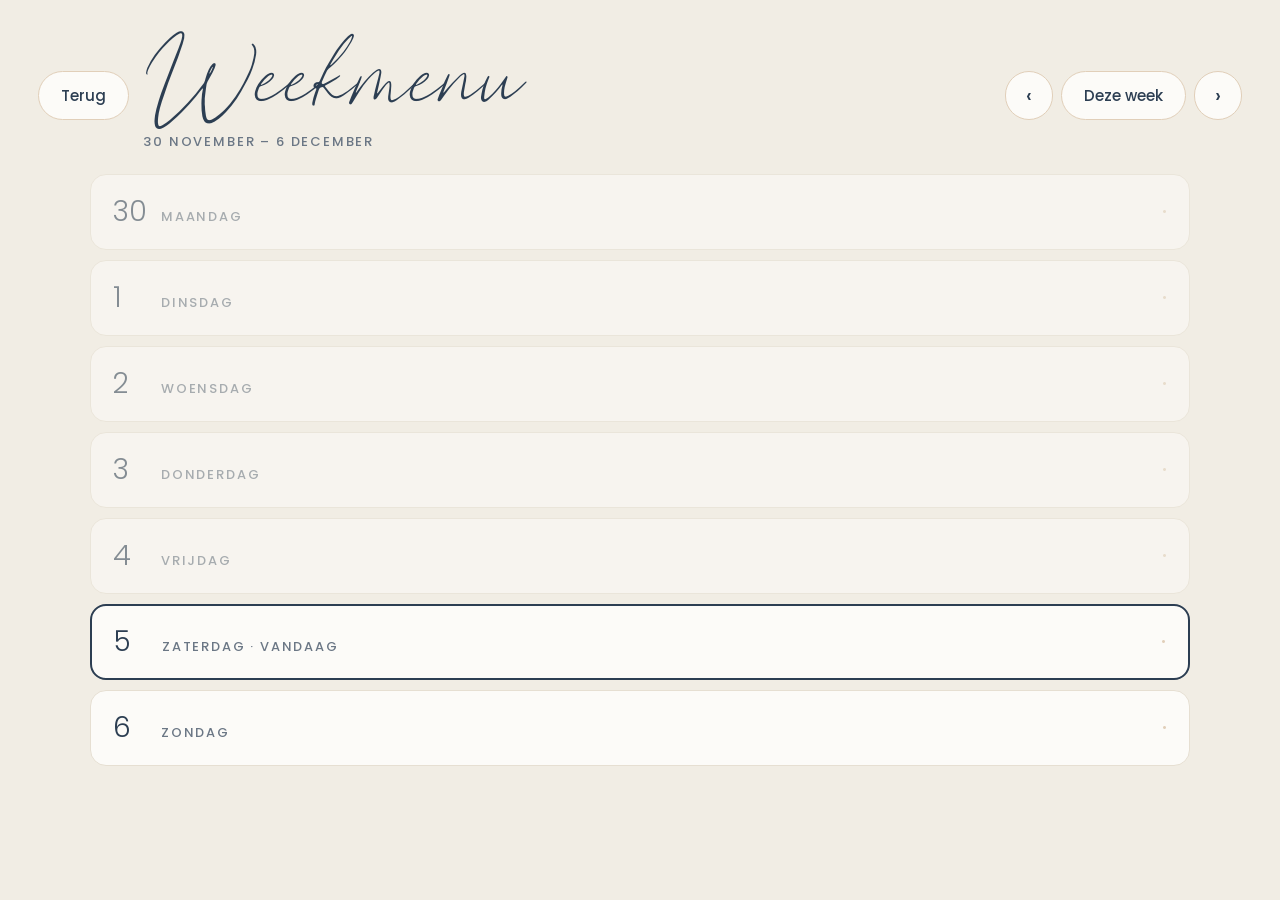
<file: weekmenu/index.html>
<!doctype html>
<html lang="nl">
<head>
<meta charset="utf-8">
<meta name="viewport" content="width=device-width, initial-scale=1, maximum-scale=1, user-scalable=no">
<title>Weekmenu</title>
<link rel="stylesheet" href="../shared/huisstijl.css">
<style>
  body { padding: var(--gutter); display: flex; flex-direction: column; min-height: 100vh; gap: 22px; }
  input { -webkit-user-select: text; user-select: text; }
  .balk { display: flex; align-items: center; gap: 14px; flex-wrap: wrap; }
  .titel { flex: 1; min-width: 200px; }
  .titel h1 { font-family: var(--script); font-weight: normal; font-size: clamp(48px, 6vw, 76px); margin: 0; line-height: 1; }
  .titel .label { margin-top: 18px; }
  .nav { display: flex; gap: 8px; }
  .rond { width: 48px; padding: 0; justify-content: center; font-size: 20px; }

  .week { display: flex; flex-direction: column; gap: 10px; max-width: 1100px; width: 100%; margin: 0 auto; }
  .dag { background: var(--wit); border: 1px solid var(--lijn); border-radius: 16px; padding: 14px 22px; min-height: 76px; display: grid; grid-template-columns: 250px 1fr auto; align-items: center; gap: 18px; text-align: left; cursor: pointer; color: var(--navy); font: inherit; }
  .dag .wanneer { display: flex; align-items: baseline; gap: 12px; }
  .dag:active { background: var(--room); }
  .dag.vandaag { border: 2px solid var(--navy); }
  .dag.voorbij { opacity: .55; }
  .dag .nr { font-family: var(--sans); font-weight: 300; font-size: 28px; line-height: 1; min-width: 36px; }
  .dag .gerecht { font-family: var(--serif); font-size: clamp(22px, 1.8vw, 28px); line-height: 1.2; overflow-wrap: anywhere; min-width: 0; }
  .dag .leeg { font-family: var(--sans); font-size: 26px; color: var(--beige); }
  .melding { font-family: var(--sans); font-size: 13px; text-align: center; min-height: 18px; color: var(--zacht); }

  dialog { border: 0; border-radius: var(--radius); padding: 28px; background: var(--wit); color: var(--navy); width: min(600px, 92vw); }
  dialog::backdrop { background: rgba(44, 62, 82, .35); }
  dialog h2 { font-family: var(--serif); font-weight: normal; font-size: 30px; margin: 0 0 18px; }
  .veld { margin-bottom: 16px; }
  .veld .label { display: block; margin-bottom: 8px; }
  .veld input { font-family: var(--sans); font-size: 16px; color: var(--navy); width: 100%; min-height: 50px; padding: 0 14px; border: 1px solid var(--beige); border-radius: 12px; background: var(--wit); }
  .snel { display: flex; gap: 8px; flex-wrap: wrap; }
  .snel button { font-family: var(--sans); font-size: 14px; color: var(--navy); background: var(--room); border: 1px solid var(--lijn); border-radius: 999px; min-height: 42px; padding: 0 16px; cursor: pointer; }
  .snel button[aria-pressed="true"] { background: var(--navy); color: var(--wit); border-color: var(--navy); }
  .dag .kaartje { width: 52px; height: 52px; border-radius: 50%; background: var(--room); display: grid; place-items: center; color: var(--navy); }
  .dag .kaartje:active { background: var(--beige); }
  .dag .kaartje svg { width: 26px; height: 26px; fill: none; stroke: currentColor; stroke-width: 1.5; stroke-linecap: round; stroke-linejoin: round; }
  .acties { display: flex; justify-content: space-between; gap: 10px; margin-top: 22px; flex-wrap: wrap; }
  .acties div { display: flex; gap: 10px; }

  @media (max-width: 640px) { .dag { grid-template-columns: 1fr auto; padding: 12px 16px; gap: 6px 12px; } .dag .wanneer { grid-column: 1 / -1; } }
</style>
</head>
<body data-home="../" data-terug="5">
  <div class="balk">
    <a class="knop" href="../#voeding">Terug</a>
    <div class="titel">
      <h1>Weekmenu</h1>
      <div class="label" id="weeklabel"></div>
    </div>
    <div class="nav">
      <button class="knop rond" id="vorige" aria-label="Vorige week">‹</button>
      <button class="knop" id="nu">Deze week</button>
      <button class="knop rond" id="volgende" aria-label="Volgende week">›</button>
    </div>
  </div>

  <main class="week" id="week"></main>
  <div class="melding" id="melding"></div>

  <dialog id="dlg">
    <form method="dialog" id="form">
      <h2 id="dTitel"></h2>
      <div class="veld"><label class="label" for="fGerecht">Wat eten we?</label><input id="fGerecht" autocomplete="off" maxlength="120"></div>
      <div class="veld" id="receptVeld"><span class="label">Uit de recepten</span><div class="snel" id="receptKeuze"></div></div>
      <div class="veld" id="snelVeld"><span class="label">Eerder gegeten</span><div class="snel" id="snel"></div></div>
      <div class="acties">
        <div><button type="button" class="knop" id="fWis">Leegmaken</button></div>
        <div><button type="button" class="knop" id="fAnnuleer">Annuleren</button><button type="submit" class="knop vol">Opslaan</button></div>
      </div>
    </form>
  </dialog>

<script src="../shared/config.js"></script>
<script src="../shared/hub-db.js"></script>
<script src="../shared/kiosk.js"></script>
<script>
  // Eén document per dag: weekmenu/<JJJJ-MM-DD> = { gerecht }
  const DAGNAMEN = ['Maandag', 'Dinsdag', 'Woensdag', 'Donderdag', 'Vrijdag', 'Zaterdag', 'Zondag'];
  const $ = (id) => document.getElementById(id);
  const pad = (n) => String(n).padStart(2, '0');
  const iso = (d) => d.getFullYear() + '-' + pad(d.getMonth() + 1) + '-' + pad(d.getDate());
  const plusDagen = (d, n) => { const x = new Date(d); x.setDate(x.getDate() + n); return x; };
  function maandagVan(d) { const x = new Date(d.getFullYear(), d.getMonth(), d.getDate(), 12); x.setDate(x.getDate() - ((x.getDay() + 6) % 7)); return x; }

  let maandag = maandagVan(new Date());
  let menu = {}; // datum -> { gerecht, noot }
  let db = null, geladen = false, open = null;

  function teken() {
    const zondag = plusDagen(maandag, 6), f = (d) => d.toLocaleDateString('nl-BE', { day: 'numeric', month: 'long' });
    $('weeklabel').textContent = maandag.getMonth() === zondag.getMonth() ? `${maandag.getDate()} – ${f(zondag)}` : `${f(maandag)} – ${f(zondag)}`;
    const vandaag = iso(new Date()), w = $('week');
    w.innerHTML = '';
    for (let i = 0; i < 7; i++) {
      const d = plusDagen(maandag, i), dag = iso(d), m = menu[dag];
      const b = document.createElement('div');
      b.setAttribute('role', 'button'); b.tabIndex = 0;
      b.onkeydown = (e) => { if (e.key === 'Enter' || e.key === ' ') { e.preventDefault(); bewerk(dag, i); } };
      b.className = 'dag' + (dag === vandaag ? ' vandaag' : '') + (dag < vandaag ? ' voorbij' : '');
      b.innerHTML = `<div class="wanneer"><div class="nr">${d.getDate()}</div><div class="label">${DAGNAMEN[i]}${dag === vandaag ? ' · vandaag' : ''}</div></div>` +
        `<div class="gerecht"></div><div class="leeg">${m && m.gerecht ? '' : (geladen ? '+' : '·')}</div>`;
      if (m && m.gerecht) {
        b.querySelector('.gerecht').textContent = m.gerecht;
        if (m.recept && recepten.some((r) => r.id === m.recept)) {
          const a = document.createElement('a');
          a.className = 'kaartje'; a.href = '../recepten/#' + encodeURIComponent(m.recept);
          a.setAttribute('aria-label', 'Recept bekijken: ' + m.gerecht);
          a.innerHTML = '<svg viewBox="0 0 24 24" aria-hidden="true"><path d="M6 3h12v18H6z"/><path d="M9 7h6M9 10.5h6M9 14h4"/><path d="M12 17.5h.01"/></svg>';
          a.onclick = (e) => e.stopPropagation();
          const plek = b.querySelector('.leeg'); plek.replaceWith(a);
        }
      }
      b.setAttribute('aria-label', DAGNAMEN[i] + ' ' + d.getDate() + (m && m.gerecht ? ': ' + m.gerecht : ', nog niets gepland'));
      b.onclick = () => bewerk(dag, i);
      w.appendChild(b);
    }
  }

  let recepten = [], gekozenRecept = '';
  function eerder() {
    const tel = {}, rec = new Set(recepten.map((r) => r.titel));
    Object.values(menu).forEach((m) => { const g = (m.gerecht || '').trim(); if (g && !rec.has(g)) tel[g] = (tel[g] || 0) + 1; });
    return Object.keys(tel).sort((a, b) => tel[b] - tel[a] || a.localeCompare(b, 'nl')).slice(0, 12);
  }

  function bewerk(dag, i) {
    if (!db) return;
    open = dag;
    const d = new Date(dag + 'T12:00'), m = menu[dag] || {};
    $('dTitel').textContent = DAGNAMEN[i] + ' ' + d.toLocaleDateString('nl-BE', { day: 'numeric', month: 'long' });
    $('fGerecht').value = m.gerecht || '';
    gekozenRecept = m.recept && recepten.some((r) => r.id === m.recept) ? m.recept : '';
    $('receptVeld').hidden = !recepten.length;
    $('receptKeuze').innerHTML = '';
    recepten.forEach((r) => {
      const b = document.createElement('button'); b.type = 'button'; b.textContent = r.titel; b.dataset.id = r.id;
      b.setAttribute('aria-pressed', r.id === gekozenRecept);
      b.onclick = () => { gekozenRecept = r.id; $('fGerecht').value = r.titel; markeer(); };
      $('receptKeuze').appendChild(b);
    });
    markeer();
    const lijst = eerder();
    $('snelVeld').hidden = !lijst.length;
    $('snel').innerHTML = '';
    lijst.forEach((g) => { const b = document.createElement('button'); b.type = 'button'; b.textContent = g; b.onclick = () => { $('fGerecht').value = g; gekozenRecept = ''; markeer(); }; $('snel').appendChild(b); });
    $('fWis').hidden = !m.gerecht;
    $('dlg').showModal();
    $('fGerecht').focus();
  }

  function markeer() {
    $('receptKeuze').querySelectorAll('button').forEach((b) => b.setAttribute('aria-pressed', b.dataset.id === gekozenRecept));
  }
  $('fGerecht').addEventListener('input', () => { const r = recepten.find((x) => x.id === gekozenRecept); if (r && $('fGerecht').value.trim() !== r.titel) { gekozenRecept = ''; markeer(); } });

  async function bewaar(dag, data) {
    try {
      if (data) await db.doc('weekmenu/' + dag).set(data); else await db.doc('weekmenu/' + dag).delete();
      $('melding').textContent = '';
    } catch (e) { $('melding').textContent = 'Opslaan lukte niet. Probeer het zo nog eens.'; }
  }

  $('form').onsubmit = (e) => {
    e.preventDefault();
    const gerecht = $('fGerecht').value.trim(), dag = open;
    $('dlg').close();
    if (gerecht) { const x = gekozenRecept ? { gerecht, recept: gekozenRecept } : { gerecht }; menu[dag] = x; bewaar(dag, x); }
    else if (menu[dag]) { delete menu[dag]; bewaar(dag, null); }
    teken();
  };
  $('fWis').onclick = () => { const dag = open; $('dlg').close(); delete menu[dag]; teken(); bewaar(dag, null); };
  $('fAnnuleer').onclick = () => $('dlg').close();

  $('vorige').onclick = () => { maandag = plusDagen(maandag, -7); teken(); };
  $('volgende').onclick = () => { maandag = plusDagen(maandag, 7); teken(); };
  $('nu').onclick = () => { maandag = maandagVan(new Date()); teken(); };

  teken();
  claude.use('db').then((d) => {
    if (!d) { $('melding').textContent = 'De opslag is niet bereikbaar.'; return; }
    db = d;
    const timer = setTimeout(() => { if (!geladen) $('melding').textContent = 'Het weekmenu is nog niet bereikbaar.'; }, 10000);
    db.collection('weekmenu').onSnapshot((snap) => {
      const n = {}; snap.docs.forEach((s) => { const x = s.data() || {}; if (x.gerecht) n[s.id] = x.recept ? { gerecht: String(x.gerecht), recept: String(x.recept) } : { gerecht: String(x.gerecht) }; });
      menu = n; geladen = true; clearTimeout(timer); $('melding').textContent = '';
      if (!$('dlg').open) teken();
    }, () => { clearTimeout(timer); geladen = true; teken(); $('melding').textContent = 'Het weekmenu kon niet geladen worden.'; });
    db.collection('recepten').onSnapshot((snap) => {
      recepten = snap.docs.map((s) => ({ id: s.id, titel: String((s.data() || {}).titel || '') })).filter((r) => r.titel).sort((a, b) => a.titel.localeCompare(b.titel, 'nl'));
      if (!$('dlg').open) teken();
    }, () => {});
  });
  // Om middernacht schuift "vandaag" mee.
  setInterval(() => { if (!$('dlg').open) teken(); }, 10 * 60000);
</script>
</body>
</html>
</file>
<file: shared/huisstijl.css>
/* Family hub — huisstijl (room, wit, navy, beige) en kiosk-instellingen. */
@import url("https://fonts.googleapis.com/css2?family=Poppins:wght@300;400;500&display=swap");
@font-face { font-family: "Miltona"; src: url("Miltona.otf") format("opentype"); font-display: swap; }

:root {
  --room: #F1EDE4;
  --wit: #FCFBF8;
  --navy: #2C3E52;
  --beige: #E1CFB9;
  --lijn: #E6DFD2;
  --zacht: #6B7785;

  --aaron: #2B5374;
  --feline: #B29B89;
  --mila: #FFD5DC;
  --finn: #C7E6FD;

  --script: "Miltona", Cochin, Georgia, serif;
  --serif: Cochin, Georgia, "Times New Roman", serif;
  --sans: "Poppins", system-ui, sans-serif;

  --radius: 18px;
  --gutter: clamp(16px, 3vw, 40px);
}

* { box-sizing: border-box; }
html, body { margin: 0; height: 100%; }
body {
  background: var(--room);
  color: var(--navy);
  font-family: var(--serif);
  /* Keukenscherm: geen tekst selecteren, geen zoom, geen menu bij lang drukken. */
  -webkit-user-select: none;
  user-select: none;
  -webkit-touch-callout: none;
  touch-action: manipulation;
  overscroll-behavior: none;
}

.label {
  font-family: var(--sans);
  font-size: 13px;
  font-weight: 500;
  letter-spacing: 0.14em;
  text-transform: uppercase;
  color: var(--zacht);
}

.knop {
  font-family: var(--sans);
  font-size: 15px;
  font-weight: 500;
  color: var(--navy);
  background: var(--wit);
  border: 1px solid var(--beige);
  border-radius: 999px;
  padding: 12px 22px;
  min-height: 48px;
  cursor: pointer;
  text-decoration: none;
  display: inline-flex;
  align-items: center;
  gap: 10px;
}
.knop:active { background: var(--room); }
.knop.vol { background: var(--navy); color: var(--wit); border-color: var(--navy); }

/* Statusbolletje: verbonden / proefmodus / geen verbinding */
.status { display: inline-flex; align-items: center; gap: 8px; }
.status i { width: 9px; height: 9px; border-radius: 50%; background: var(--beige); display: inline-block; }
.status[data-s="ok"] i { background: #7A9A7E; }
.status[data-s="offline"] i, .status[data-s="sleutel"] i { background: #C27C6B; }
.status[data-s="proef"] i { background: var(--feline); }
</file>
